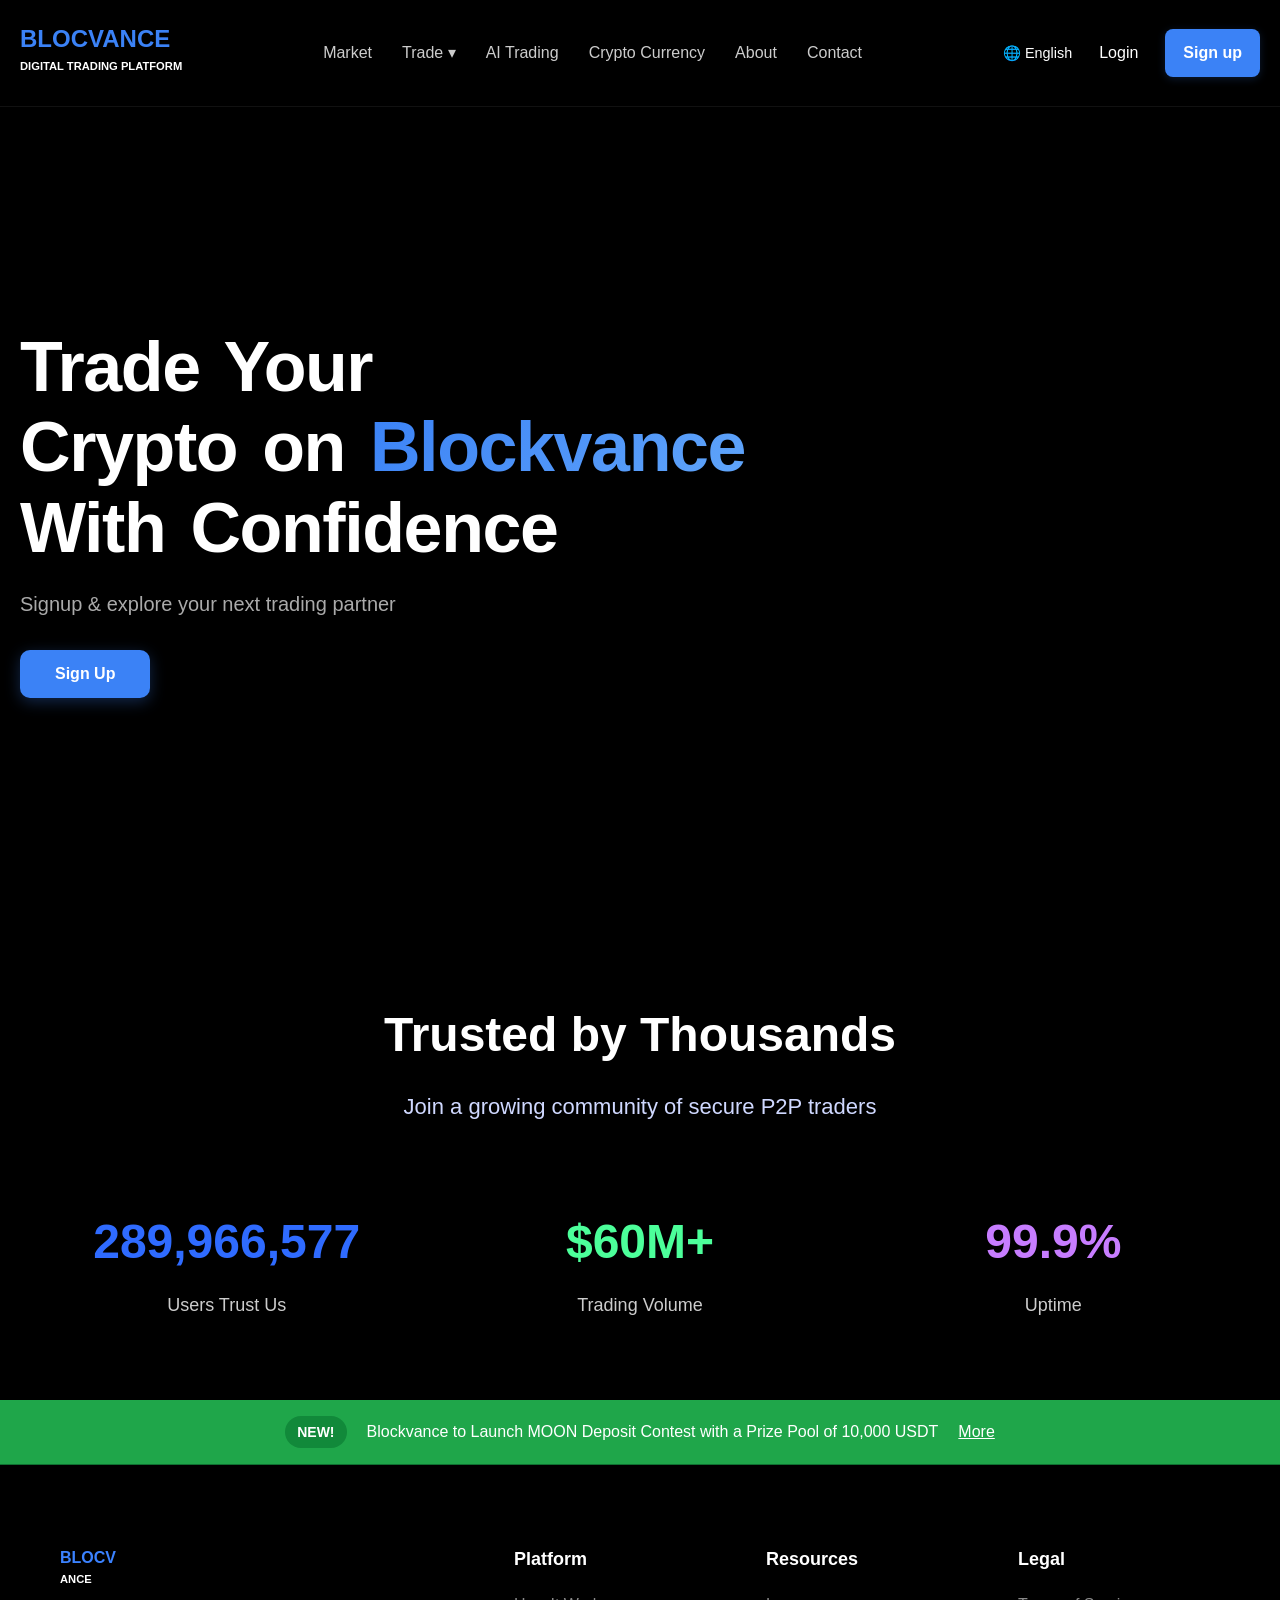
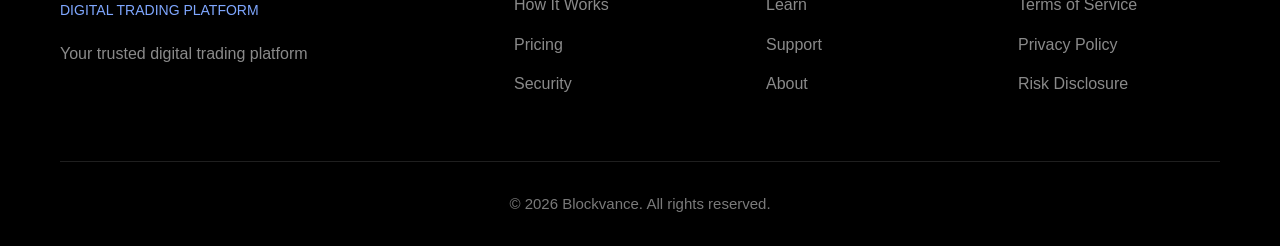
<file: index.html>
<!DOCTYPE html>
<html lang="en">
<head>
    <meta charset="UTF-8">
    <meta name="viewport" content="width=device-width, initial-scale=1.0, maximum-scale=5.0, user-scalable=yes, viewport-fit=cover">
    <meta name="description" content="Blockvance - Digital Crypto Trading Platform">
    <meta name="theme-color" content="#000000">
    <meta name="apple-mobile-web-app-capable" content="yes">
    <meta name="apple-mobile-web-app-status-bar-style" content="black-translucent">
    <title>Blockvance - Digital Trading Platform</title>
    <link rel="stylesheet" href="style.css">
</head>
<body>

<!-- NAVBAR -->
<header>
    <div class="logo">
        <h2>BLOCVANCE</h2>
        <span>DIGITAL TRADING PLATFORM</span>
    </div>

    <button class="menu-toggle" id="menuToggle" aria-label="Toggle menu">
        <span></span>
        <span></span>
        <span></span>
    </button>

    <nav id="mobileNav">
        <ul>
            <li onclick="window.location.href='market.html'">Market</li>
            <li id="tradeBtn" onclick="toggleTradeDropdown(event)">
                Trade ▾
                <div class="trade-dropdown" id="tradeDropdown">
                    <a href="market.html">P2P</a>
                    <a href="spot.html">Spot Trading</a>
                </div>
            </li>
            <li onclick="window.location.href='ai-trading.html'">AI Trading</li>
            <li onclick="window.location.href='cypto.html'">Crypto Currency</li>
            <li onclick="window.location.href='about.html'">About</li>
            <li onclick="window.location.href='contact.html'">Contact</li>
        </ul>
    </nav>

    <div class="nav-buttons">
        <span class="lang">🌐 English</span>
        <button class="login" onclick="window.location.href='login.html'">Login</button>
        <button class="signup" onclick="window.location.href='signup.html'">Sign up</button>
    </div>
</header>


<!-- HERO SECTION -->
<section class="hero">

    <div class="left">

        <h1>
            Trade Your <br>
            Crypto on <span>Blockvance</span> <br>
            With Confidence
        </h1>

        <p>Signup & explore your next trading partner</p>

        <button class="big-signup" onclick="window.location.href='signup.html'">Sign Up</button>
    </div>

</section>

<!-- TRUSTED BY THOUSANDS SECTION -->
<section class="trusted-by-thousands">
    <div class="container">
        <h1>Trusted by Thousands</h1>
        <div class="subtitle">Join a growing community of secure P2P traders</div>

        <div class="stats">
            <div class="stat">
                <div id="userCount" class="stat-number blue">127,966,534</div>
                <div class="stat-label">Users Trust Us</div>
            </div>

            <div class="stat">
                <div class="stat-number green">$60M+</div>
                <div class="stat-label">Trading Volume</div>
            </div>

            <div class="stat">
                <div class="stat-number purple">99.9%</div>
                <div class="stat-label">Uptime</div>
            </div>
        </div>
    </div>
</section>

<style>
    .trusted-by-thousands {
        background: #000;
        color: #fff;
        padding: 80px 20px;
        text-align: center;
    }

    .trusted-by-thousands .container {
        width: 100%;
        max-width: 1200px;
        margin: 0 auto;
    }

    .trusted-by-thousands h1 {
        font-size: 48px;
        margin-bottom: 15px;
    }

    .trusted-by-thousands .subtitle {
        font-size: 22px;
        color: #cfd8ff;
        margin-bottom: 80px;
    }

    .trusted-by-thousands .stats {
        display: flex;
        justify-content: space-between;
        gap: 40px;
        flex-wrap: wrap;
    }

    .trusted-by-thousands .stat {
        flex: 1;
        min-width: 250px;
    }

    .trusted-by-thousands .stat-number {
        font-size: 48px;
        font-weight: bold;
        margin-bottom: 10px;
    }

    .trusted-by-thousands .blue {
        color: #2f6bff;
    }

    .trusted-by-thousands .green {
        color: #4cff9a;
    }

    .trusted-by-thousands .purple {
        color: #c77dff;
    }

    .trusted-by-thousands .stat-label {
        font-size: 18px;
        color: #cccccc;
    }
</style>

<script>
    let users = 289966534;
    const userCountElement = document.getElementById("userCount");

    function formatNumber(num) {
        return num.toLocaleString();
    }

    setInterval(() => {
        const increase = Math.floor(Math.random() * 50) + 1;
        users += increase;
        userCountElement.textContent = formatNumber(users);
    }, 1000);

    // Mobile Menu Toggle
    const menuToggle = document.getElementById('menuToggle');
    const mobileNav = document.getElementById('mobileNav');

    if (menuToggle) {
        menuToggle.addEventListener('click', function() {
            mobileNav.classList.toggle('active');
            menuToggle.classList.toggle('active');
        });
    }

    // Close menu when nav item is clicked
    const navLinks = mobileNav.querySelectorAll('a, li');
    navLinks.forEach(link => {
        link.addEventListener('click', function() {
            if (!link.classList.contains('trade-dropdown')) {
                mobileNav.classList.remove('active');
                if (menuToggle) menuToggle.classList.remove('active');
            }
        });
    });

    function toggleTradeDropdown(event) {
        event.stopPropagation();
        document.getElementById('tradeDropdown').classList.toggle('show');
    }

    window.addEventListener('click', function() {
        document.getElementById('tradeDropdown').classList.remove('show');
    });
</script>

<!-- ANNOUNCEMENT BAR -->
<div class="announcement">
    <span>NEW!</span>
    Blockvance to Launch MOON Deposit Contest with a Prize Pool of 10,000 USDT
    <a href="#">More</a>
</div>

<!-- FOOTER -->
<footer>
    <div class="footer-grid">

        <div>
            <div class="logo">BLOCV<span>ANCE</span></div>
            <div class="tagline">DIGITAL TRADING PLATFORM</div>
            <div class="description">
                Your trusted digital trading platform
            </div>
        </div>

        <div>
            <h3>Platform</h3>
            <ul>
                <li>How It Works</li>
                <li>Pricing</li>
                <li>Security</li>
            </ul>
        </div>

        <div>
            <h3>Resources</h3>
            <ul>
                <li>Learn</li>
                <li>Support</li>
                <li>About</li>
            </ul>
        </div>

        <div>
            <h3>Legal</h3>
            <ul>
                <li>Terms of Service</li>
                <li>Privacy Policy</li>
                <li>Risk Disclosure</li>
            </ul>
        </div>

    </div>

    <hr>

    <div class="copyright">
        © 2026 Blockvance. All rights reserved.
    </div>
</footer>

<style>
    /* TOP ANNOUNCEMENT BAR */
    .announcement {
        background: #1fa64a;
        color: #fff;
        text-align: center;
        padding: 16px 10px;
        font-size: 16px;
    }

    .announcement span {
        background: #11893a;
        padding: 5px 12px;
        border-radius: 20px;
        margin-right: 10px;
        font-weight: bold;
        font-size: 14px;
    }

    .announcement a {
        color: #ffffff;
        text-decoration: underline;
        margin-left: 10px;
        font-weight: 500;
    }

    /* Trade Dropdown */
    .trade-dropdown {
        display: none;
        position: absolute;
        top: 100%;
        left: 0;
        background-color: #111827;
        border-radius: 8px;
        min-width: 150px;
        box-shadow: 0 5px 15px rgba(0,0,0,0.5);
        z-index: 1000;
        margin-top: 10px;
    }

    .trade-dropdown a {
        display: block;
        padding: 12px 20px;
        color: white;
        text-decoration: none;
        transition: background 0.3s;
    }

    .trade-dropdown a:hover {
        background-color: #1f2937;
    }

    #tradeBtn {
        position: relative;
    }

    .trade-dropdown.show {
        display: block;
    }

    /* FOOTER */
    footer {
        padding: 80px 60px 30px;
        max-width: 1400px;
        margin: auto;
    }

    .footer-grid {
        display: grid;
        grid-template-columns: 2fr 1fr 1fr 1fr;
        gap: 50px;
    }

    .logo {
        font-size: 16px;
        font-weight: bold;
        color: #3b82ff;
        margin-bottom: 10px;
    }

    .logo span {
        color: #ffffff;
    }

    .tagline {
        font-size: 14px;
        color: #7fa7ff;
        margin-bottom: 20px;
    }

    .description {
        color: #8a8a8a;
        font-size: 16px;
        max-width: 300px;
    }

    footer h3 {
        font-size: 18px;
        margin-bottom: 18px;
    }

    footer ul {
        list-style: none;
    }

    footer ul li {
        margin-bottom: 14px;
        color: #8a8a8a;
        font-size: 16px;
        cursor: pointer;
    }

    footer ul li:hover {
        color: #ffffff;
    }

    footer hr {
        border: none;
        border-top: 1px solid #1f1f1f;
        margin: 50px 0 30px;
    }

    .copyright {
        text-align: center;
        color: #7a7a7a;
        font-size: 15px;
    }

    /* RESPONSIVE */
    @media (max-width: 900px) {
        .footer-grid {
            grid-template-columns: 1fr 1fr;
        }
    }

    @media (max-width: 600px) {
        .footer-grid {
            grid-template-columns: 1fr;
        }
    }
</style>

</body>
</html>
</file>
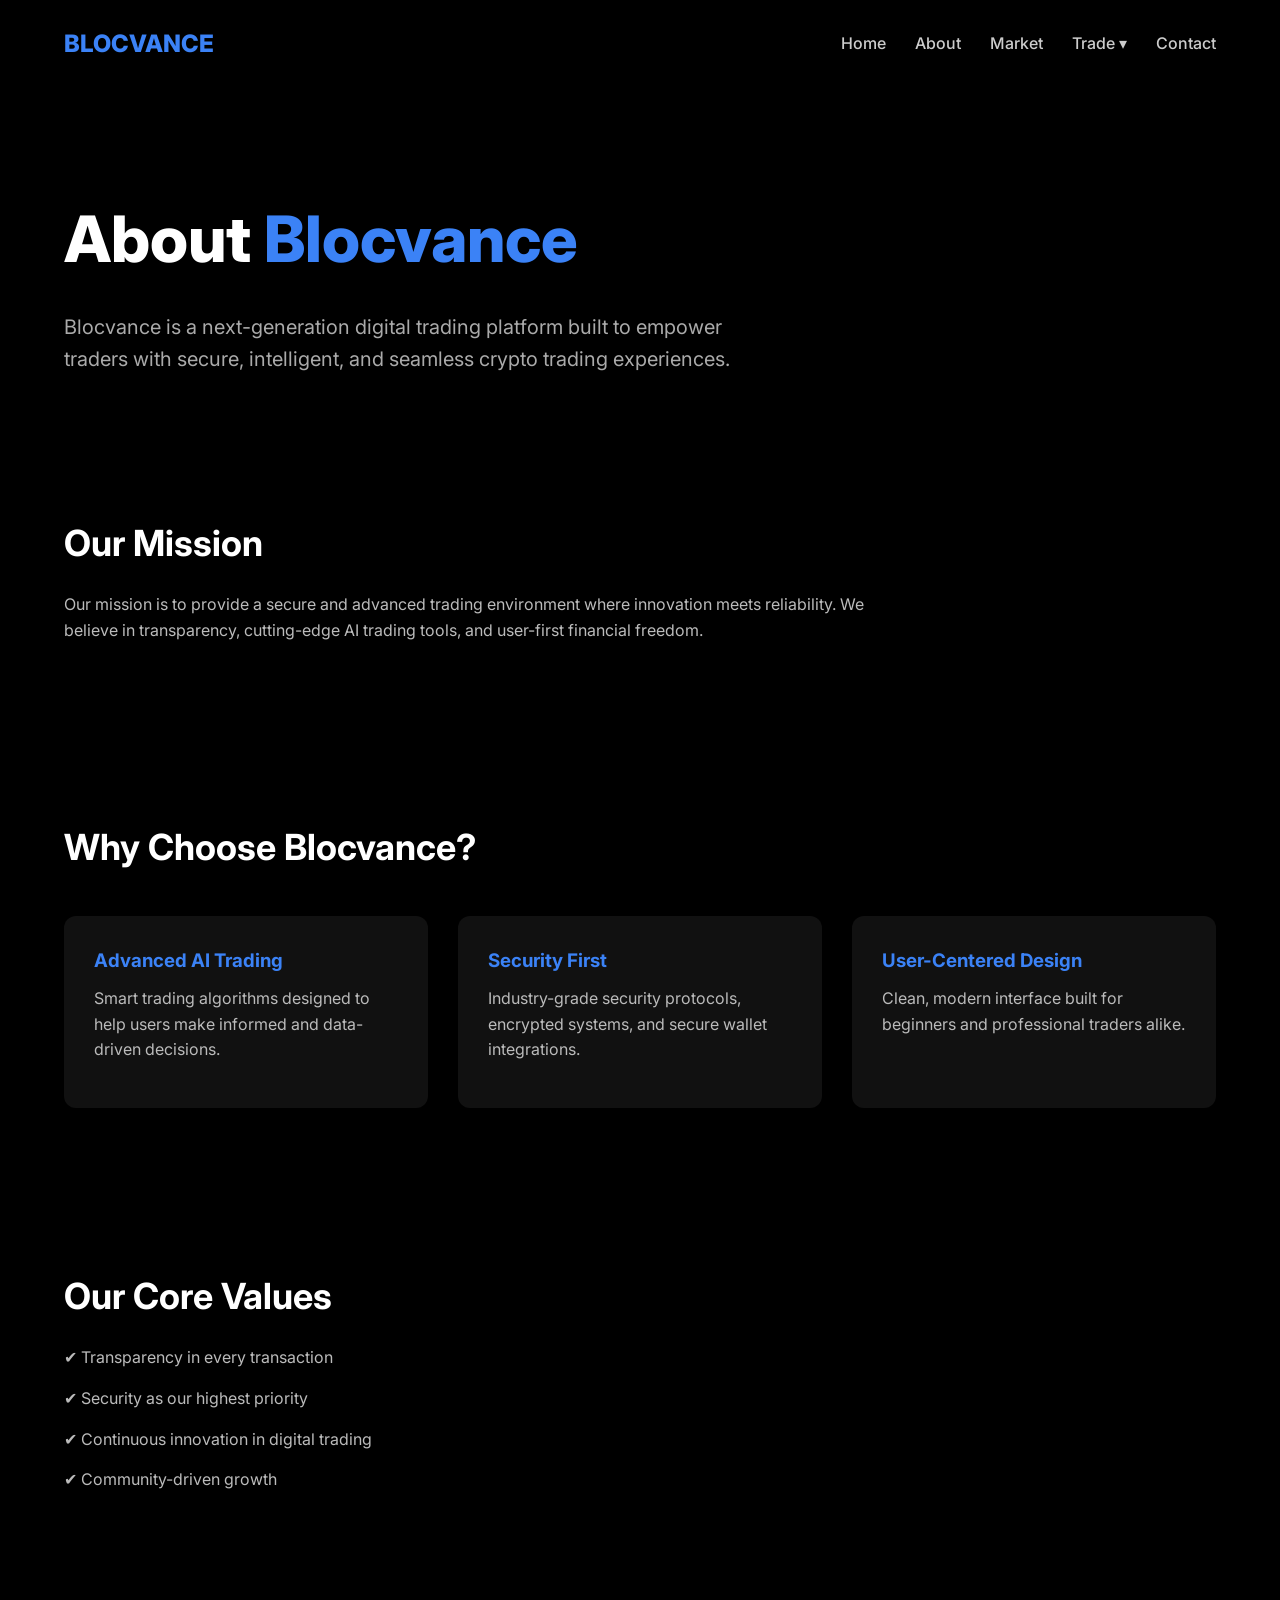
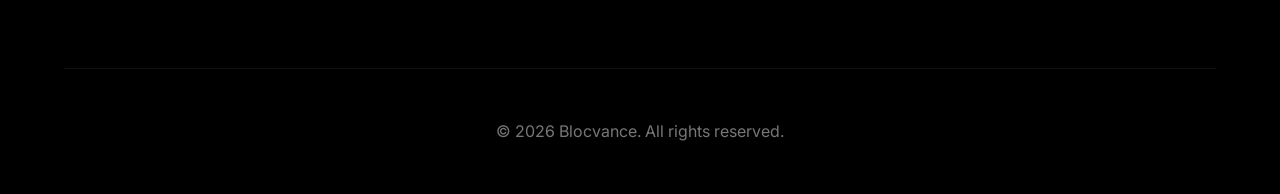
<file: about.html>
<!DOCTYPE html>
<html lang="en">
<head>
<meta charset="UTF-8">
<meta name="viewport" content="width=device-width, initial-scale=1.0">
<title>About - Blocvance</title>

<link href="https://fonts.googleapis.com/css2?family=Inter:wght@400;600;700;800&display=swap" rel="stylesheet">

<style>
* {
    margin: 0;
    padding: 0;
    box-sizing: border-box;
}

body {
    background-color: #000;
    color: #fff;
    font-family: 'Inter', sans-serif;
    line-height: 1.6;
}

.container {
    width: 90%;
    max-width: 1200px;
    margin: auto;
}

.navbar {
    display: flex;
    justify-content: space-between;
    align-items: center;
    padding: 25px 0;
}

.logo {
    font-size: 24px;
    font-weight: 800;
    color: #3B82F6;
}

.nav-links a {
    margin-left: 25px;
    text-decoration: none;
    color: #ccc;
    font-weight: 500;
    transition: 0.3s;
}

.nav-links a:hover {
    color: #3B82F6;
}

.hero {
    padding: 100px 0 60px 0;
}

.hero h1 {
    font-size: 64px;
    font-weight: 800;
    margin-bottom: 20px;
}

.hero span {
    color: #3B82F6;
}

.hero p {
    font-size: 20px;
    color: #aaa;
    max-width: 700px;
}

.section {
    padding: 80px 0;
}

.section h2 {
    font-size: 36px;
    margin-bottom: 20px;
}

.section p {
    max-width: 800px;
    color: #bbb;
    margin-bottom: 15px;
}

.cards {
    display: grid;
    grid-template-columns: repeat(auto-fit, minmax(280px, 1fr));
    gap: 30px;
    margin-top: 40px;
}

.card {
    background: #111;
    padding: 30px;
    border-radius: 12px;
    transition: 0.3s;
}

.card:hover {
    background: #161616;
    transform: translateY(-5px);
}

.card h3 {
    margin-bottom: 10px;
    color: #3B82F6;
}

.footer {
    padding: 50px 0;
    text-align: center;
    color: #777;
    border-top: 1px solid #111;
    margin-top: 80px;
}
</style>
</head>

<body>

<div class="container">

    <!-- NAVIGATION -->
    <div class="navbar">
        <div class="logo">BLOCVANCE</div>
        <div class="nav-links">
            <a href="index.html">Home</a>
            <a href="about.html">About</a>
            <a href="market.html">Market</a>
            <div style="display:inline-block; position:relative;">
                <a href="#" id="tradeLink">Trade ▾</a>
                <div class="trade-dropdown" id="tradeDropdown" style="display:none; position:absolute; background:#111827; border-radius:8px; min-width:150px; box-shadow:0 5px 15px rgba(0,0,0,0.5); z-index:1000; margin-top:10px;">
                    <a href="market.html" style="display:block; padding:12px 20px; color:white; text-decoration:none;">P2P</a>
                    <a href="spot.html" style="display:block; padding:12px 20px; color:white; text-decoration:none;">Spot Trading</a>
                </div>
            </div>
            <a href="contact.html">Contact</a>
        </div>
    </div>

    <!-- HERO -->
    <section class="hero">
        <h1>About <span>Blocvance</span></h1>
        <p>
            Blocvance is a next-generation digital trading platform built to empower
            traders with secure, intelligent, and seamless crypto trading experiences.
        </p>
    </section>

    <!-- OUR MISSION -->
    <section class="section">
        <h2>Our Mission</h2>
        <p>
            Our mission is to provide a secure and advanced trading environment
            where innovation meets reliability. We believe in transparency,
            cutting-edge AI trading tools, and user-first financial freedom.
        </p>
    </section>

    <!-- WHY CHOOSE US -->
    <section class="section">
        <h2>Why Choose Blocvance?</h2>

        <div class="cards">

            <div class="card">
                <h3>Advanced AI Trading</h3>
                <p>
                    Smart trading algorithms designed to help users make
                    informed and data-driven decisions.
                </p>
            </div>

            <div class="card">
                <h3>Security First</h3>
                <p>
                    Industry-grade security protocols, encrypted systems,
                    and secure wallet integrations.
                </p>
            </div>

            <div class="card">
                <h3>User-Centered Design</h3>
                <p>
                    Clean, modern interface built for beginners and
                    professional traders alike.
                </p>
            </div>

        </div>
    </section>

    <!-- COMPANY VALUES -->
    <section class="section">
        <h2>Our Core Values</h2>
        <p>✔ Transparency in every transaction</p>
        <p>✔ Security as our highest priority</p>
        <p>✔ Continuous innovation in digital trading</p>
        <p>✔ Community-driven growth</p>
    </section>

    <!-- FOOTER -->
    <div class="footer">
        © 2026 Blocvance. All rights reserved.
    </div>

</div>

<script>
document.getElementById('tradeLink').addEventListener('click', function(e) {
    e.preventDefault();
    var dropdown = document.getElementById('tradeDropdown');
    dropdown.style.display = dropdown.style.display === 'none' ? 'block' : 'none';
});

// Close dropdown when clicking outside
document.addEventListener('click', function(e) {
    var dropdown = document.getElementById('tradeDropdown');
    var tradeLink = document.getElementById('tradeLink');
    if (!tradeLink.contains(e.target) && !dropdown.contains(e.target)) {
        dropdown.style.display = 'none';
    }
});
</script>

</body>
</html>
</file>
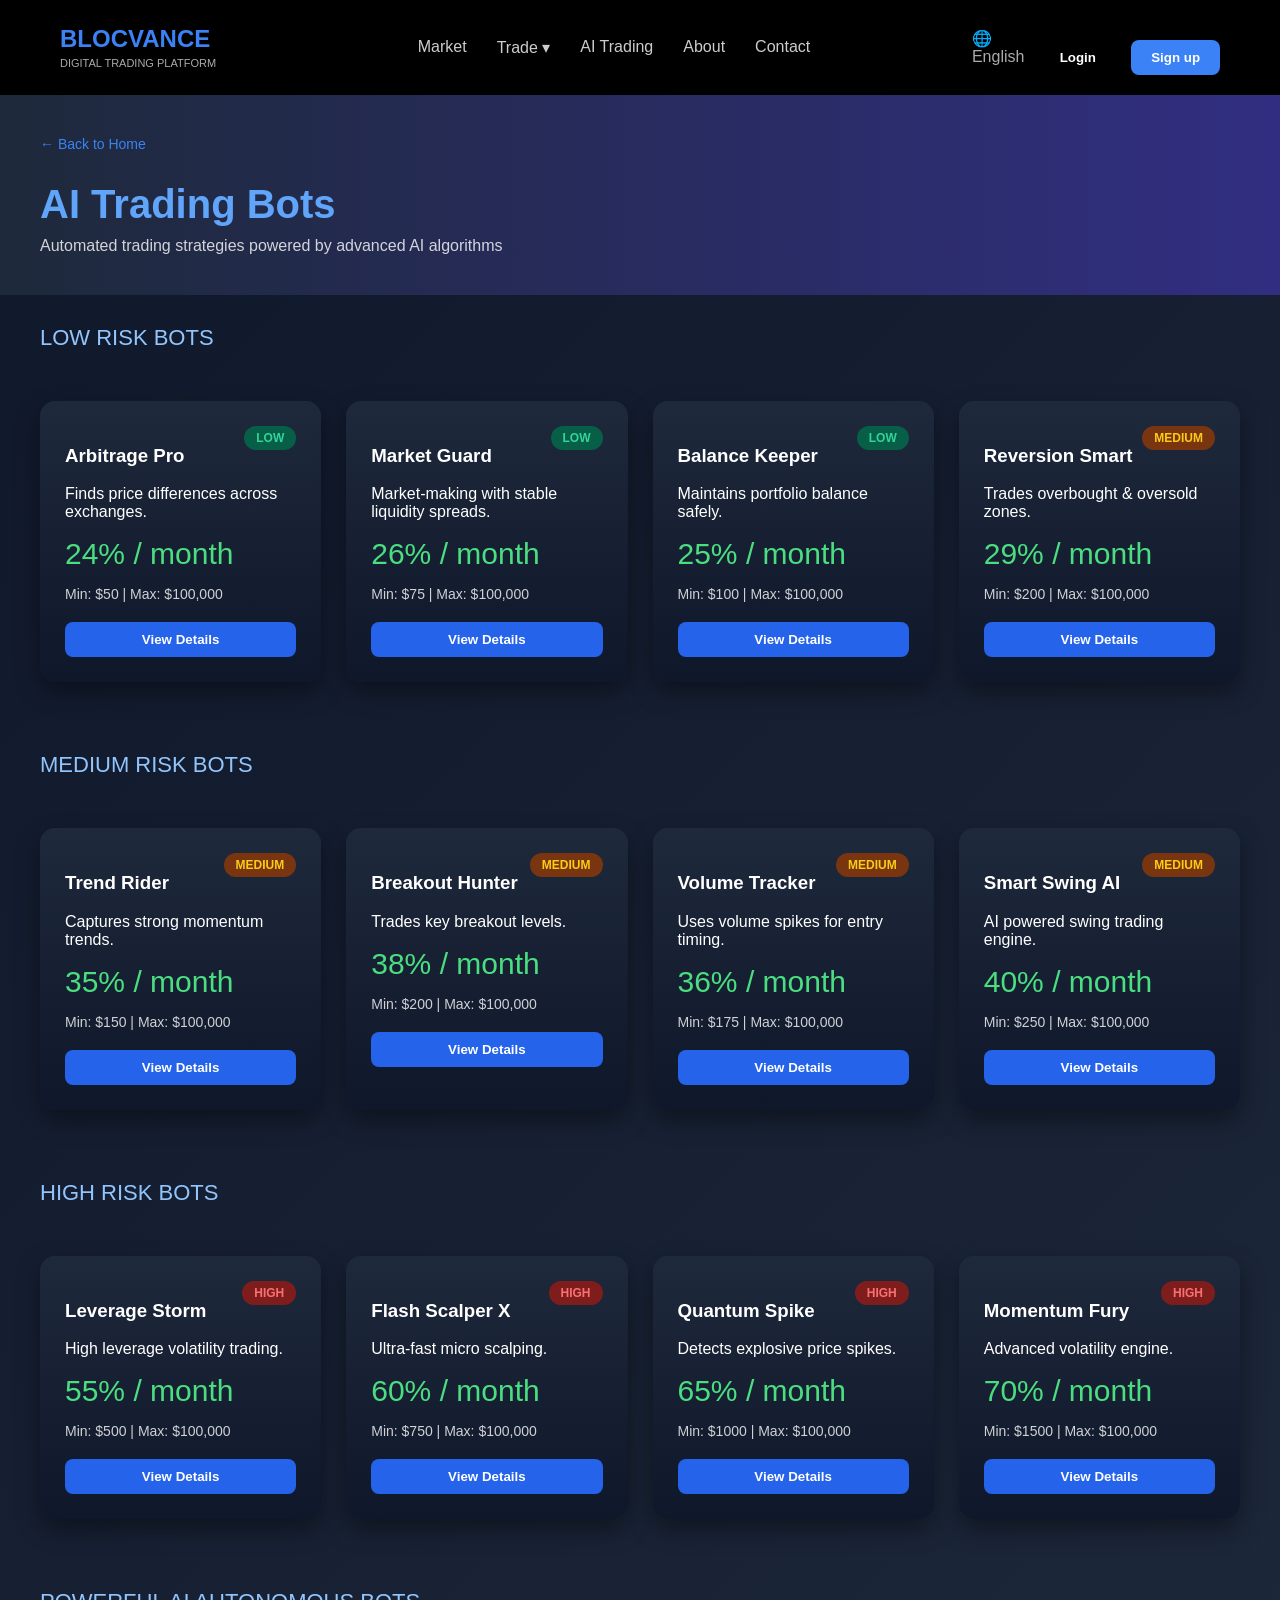
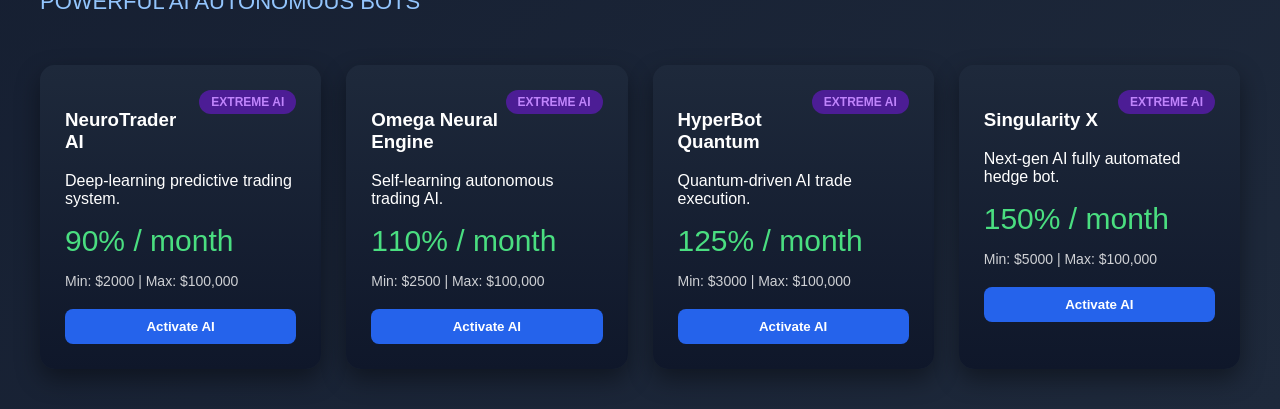
<file: ai-trading.html>
<!DOCTYPE html>
<html lang="en">
<head>
<meta charset="UTF-8">
<meta name="viewport" content="width=device-width, initial-scale=1.0">
<title>AI Trading Bots - Blockvance</title>

<style>
body{
    margin:0;
    font-family:Arial, Helvetica, sans-serif;
    background:linear-gradient(135deg,#0f172a,#1e293b);
    color:white;
}

/* NAVBAR */
header {
    display: flex;
    justify-content: space-between;
    align-items: center;
    padding: 20px 60px;
    background: #000;
}

.logo h2 {
    color: #3b82f6;
    margin: 0;
}

.logo span {
    font-size: 11px;
    color: #aaa;
}

nav ul {
    display: flex;
    gap: 30px;
    list-style: none;
    color: #ccc;
}

nav ul li {
    cursor: pointer;
}

nav ul li:hover {
    color: #3b82f6;
}

.nav-buttons {
    display: flex;
    align-items: center;
    gap: 15px;
}

.login {
    background: none;
    border: none;
    color: white;
    cursor: pointer;
}

.signup {
    background: #3b82f6;
    border: none;
    padding: 10px 18px;
    border-radius: 8px;
    color: white;
    cursor: pointer;
}

.lang {
    color: #aaa;
}

/* HEADER */
.header{
    padding:40px;
    background:linear-gradient(90deg,#1e293b,#312e81);
}

.back-link {
    display: inline-block;
    margin-bottom: 20px;
    color: #3b82f6;
    text-decoration: none;
    font-size: 14px;
    cursor: pointer;
}

.back-link:hover {
    text-decoration: underline;
}

.header h1{
    font-size:40px;
    margin:10px 0 0 0;
    color:#60a5fa;
}
.header p{
    opacity:0.8;
    margin: 10px 0 0 0;
}
.container{
    padding:40px;
    display:grid;
    grid-template-columns:repeat(auto-fit,minmax(280px,1fr));
    gap:25px;
}
.card{
    background:linear-gradient(180deg,#1e293b,#0f172a);
    border-radius:15px;
    padding:25px;
    box-shadow:0 10px 25px rgba(0,0,0,0.4);
    transition:0.3s;
}
.card:hover{
    transform:translateY(-5px);
}
.tag{
    float:right;
    padding:5px 12px;
    border-radius:20px;
    font-size:12px;
    font-weight:bold;
}
.low{background:#065f46;color:#34d399;}
.medium{background:#78350f;color:#facc15;}
.high{background:#7f1d1d;color:#f87171;}
.extreme{background:#4c1d95;color:#c084fc;}
.roi{
    font-size:30px;
    color:#4ade80;
    margin:15px 0;
}
.details{
    opacity:0.8;
    font-size:14px;
}
button{
    margin-top:20px;
    width:100%;
    padding:10px;
    border:none;
    border-radius:8px;
    background:#2563eb;
    color:white;
    cursor:pointer;
    font-weight: 600;
}
button:hover{
    background:#1d4ed8;
}
.section-title{
    padding:30px 40px 10px;
    font-size:22px;
    color:#93c5fd;
}

/* Trade Dropdown */
.trade-dropdown {
    display: none;
    position: absolute;
    top: 100%;
    left: 0;
    background-color: #111827;
    border-radius: 8px;
    min-width: 150px;
    box-shadow: 0 5px 15px rgba(0,0,0,0.5);
    z-index: 1000;
    margin-top: 10px;
}

.trade-dropdown a {
    display: block;
    padding: 12px 20px;
    color: white;
    text-decoration: none;
    transition: background 0.3s;
}

.trade-dropdown a:hover {
    background-color: #1f2937;
}

#tradeBtn {
    position: relative;
}

.trade-dropdown.show {
    display: block;
}
</style>
</head>
<body>

<!-- NAVBAR -->
<header>
    <div class="logo">
        <h2>BLOCVANCE</h2>
        <span>DIGITAL TRADING PLATFORM</span>
    </div>

    <nav>
        <ul>
            <li onclick="window.location.href='market.html'">Market</li>
            <li id="tradeBtn" onclick="toggleTradeDropdown(event)">
                Trade ▾
                <div class="trade-dropdown" id="tradeDropdown">
                    <a href="market.html">P2P</a>
                    <a href="spot.html">Spot Trading</a>
                </div>
            </li>
            <li onclick="window.location.href='ai-trading.html'">AI Trading</li>
            <li onclick="window.location.href='about.html'">About</li>
            <li onclick="window.location.href='contact.html'">Contact</li>
        </ul>
    </nav>

    <div class="nav-buttons">
        <span class="lang">🌐 English</span>
        <button class="login" onclick="window.location.href='login.html'">Login</button>
        <button class="signup" onclick="window.location.href='signup.html'">Sign up</button>
    </div>
</header>

<div class="header">
    <div class="back-link" onclick="window.location.href='index.html'">← Back to Home</div>
    <h1>AI Trading Bots</h1>
    <p>Automated trading strategies powered by advanced AI algorithms</p>
</div>

<!-- LOW SECTION -->
<div class="section-title">LOW RISK BOTS</div>
<div class="container">

<div class="card"><span class="tag low">LOW</span>
<h3>Arbitrage Pro</h3>
<p>Finds price differences across exchanges.</p>
<div class="roi">24% / month</div>
<div class="details">Min: $50 | Max: $100,000</div>
<button>View Details</button></div>

<div class="card"><span class="tag low">LOW</span>
<h3>Market Guard</h3>
<p>Market-making with stable liquidity spreads.</p>
<div class="roi">26% / month</div>
<div class="details">Min: $75 | Max: $100,000</div>
<button>View Details</button></div>

<div class="card"><span class="tag low">LOW</span>
<h3>Balance Keeper</h3>
<p>Maintains portfolio balance safely.</p>
<div class="roi">25% / month</div>
<div class="details">Min: $100 | Max: $100,000</div>
<button>View Details</button></div>

<div class="card"><span class="tag medium">MEDIUM</span>
<h3>Reversion Smart</h3>
<p>Trades overbought & oversold zones.</p>
<div class="roi">29% / month</div>
<div class="details">Min: $200 | Max: $100,000</div>
<button>View Details</button></div>

</div>

<!-- MEDIUM SECTION -->
<div class="section-title">MEDIUM RISK BOTS</div>
<div class="container">

<div class="card"><span class="tag medium">MEDIUM</span>
<h3>Trend Rider</h3>
<p>Captures strong momentum trends.</p>
<div class="roi">35% / month</div>
<div class="details">Min: $150 | Max: $100,000</div>
<button>View Details</button></div>

<div class="card"><span class="tag medium">MEDIUM</span>
<h3>Breakout Hunter</h3>
<p>Trades key breakout levels.</p>
<div class="roi">38% / month</div>
<div class="details">Min: $200 | Max: $100,000</div>
<button>View Details</button></div>

<div class="card"><span class="tag medium">MEDIUM</span>
<h3>Volume Tracker</h3>
<p>Uses volume spikes for entry timing.</p>
<div class="roi">36% / month</div>
<div class="details">Min: $175 | Max: $100,000</div>
<button>View Details</button></div>

<div class="card"><span class="tag medium">MEDIUM</span>
<h3>Smart Swing AI</h3>
<p>AI powered swing trading engine.</p>
<div class="roi">40% / month</div>
<div class="details">Min: $250 | Max: $100,000</div>
<button>View Details</button></div>

</div>

<!-- HIGH SECTION -->
<div class="section-title">HIGH RISK BOTS</div>
<div class="container">

<div class="card"><span class="tag high">HIGH</span>
<h3>Leverage Storm</h3>
<p>High leverage volatility trading.</p>
<div class="roi">55% / month</div>
<div class="details">Min: $500 | Max: $100,000</div>
<button>View Details</button></div>

<div class="card"><span class="tag high">HIGH</span>
<h3>Flash Scalper X</h3>
<p>Ultra-fast micro scalping.</p>
<div class="roi">60% / month</div>
<div class="details">Min: $750 | Max: $100,000</div>
<button>View Details</button></div>

<div class="card"><span class="tag high">HIGH</span>
<h3>Quantum Spike</h3>
<p>Detects explosive price spikes.</p>
<div class="roi">65% / month</div>
<div class="details">Min: $1000 | Max: $100,000</div>
<button>View Details</button></div>

<div class="card"><span class="tag high">HIGH</span>
<h3>Momentum Fury</h3>
<p>Advanced volatility engine.</p>
<div class="roi">70% / month</div>
<div class="details">Min: $1500 | Max: $100,000</div>
<button>View Details</button></div>

</div>

<!-- POWERFUL AI SECTION -->
<div class="section-title">POWERFUL AI AUTONOMOUS BOTS</div>
<div class="container">

<div class="card"><span class="tag extreme">EXTREME AI</span>
<h3>NeuroTrader AI</h3>
<p>Deep-learning predictive trading system.</p>
<div class="roi">90% / month</div>
<div class="details">Min: $2000 | Max: $100,000</div>
<button>Activate AI</button></div>

<div class="card"><span class="tag extreme">EXTREME AI</span>
<h3>Omega Neural Engine</h3>
<p>Self-learning autonomous trading AI.</p>
<div class="roi">110% / month</div>
<div class="details">Min: $2500 | Max: $100,000</div>
<button>Activate AI</button></div>

<div class="card"><span class="tag extreme">EXTREME AI</span>
<h3>HyperBot Quantum</h3>
<p>Quantum-driven AI trade execution.</p>
<div class="roi">125% / month</div>
<div class="details">Min: $3000 | Max: $100,000</div>
<button>Activate AI</button></div>

<div class="card"><span class="tag extreme">EXTREME AI</span>
<h3>Singularity X</h3>
<p>Next-gen AI fully automated hedge bot.</p>
<div class="roi">150% / month</div>
<div class="details">Min: $5000 | Max: $100,000</div>
<button>Activate AI</button></div>

</div>

<script>
    function toggleTradeDropdown(event) {
        event.stopPropagation();
        document.getElementById('tradeDropdown').classList.toggle('show');
    }

    window.addEventListener('click', function() {
        document.getElementById('tradeDropdown').classList.remove('show');
    });

    // Button click handlers
    document.querySelectorAll('button:not(.login):not(.signup)').forEach(button => {
        button.addEventListener('click', function(e) {
            if (e.target.textContent.includes('View Details')) {
                alert('Opening AI Bot details...');
            } else if (e.target.textContent.includes('Activate AI')) {
                alert('Activating AI Trading Bot...\nPlease log in to proceed.');
                window.location.href = 'login.html';
            }
        });
    });
</script>

</body>
</html>
</file>
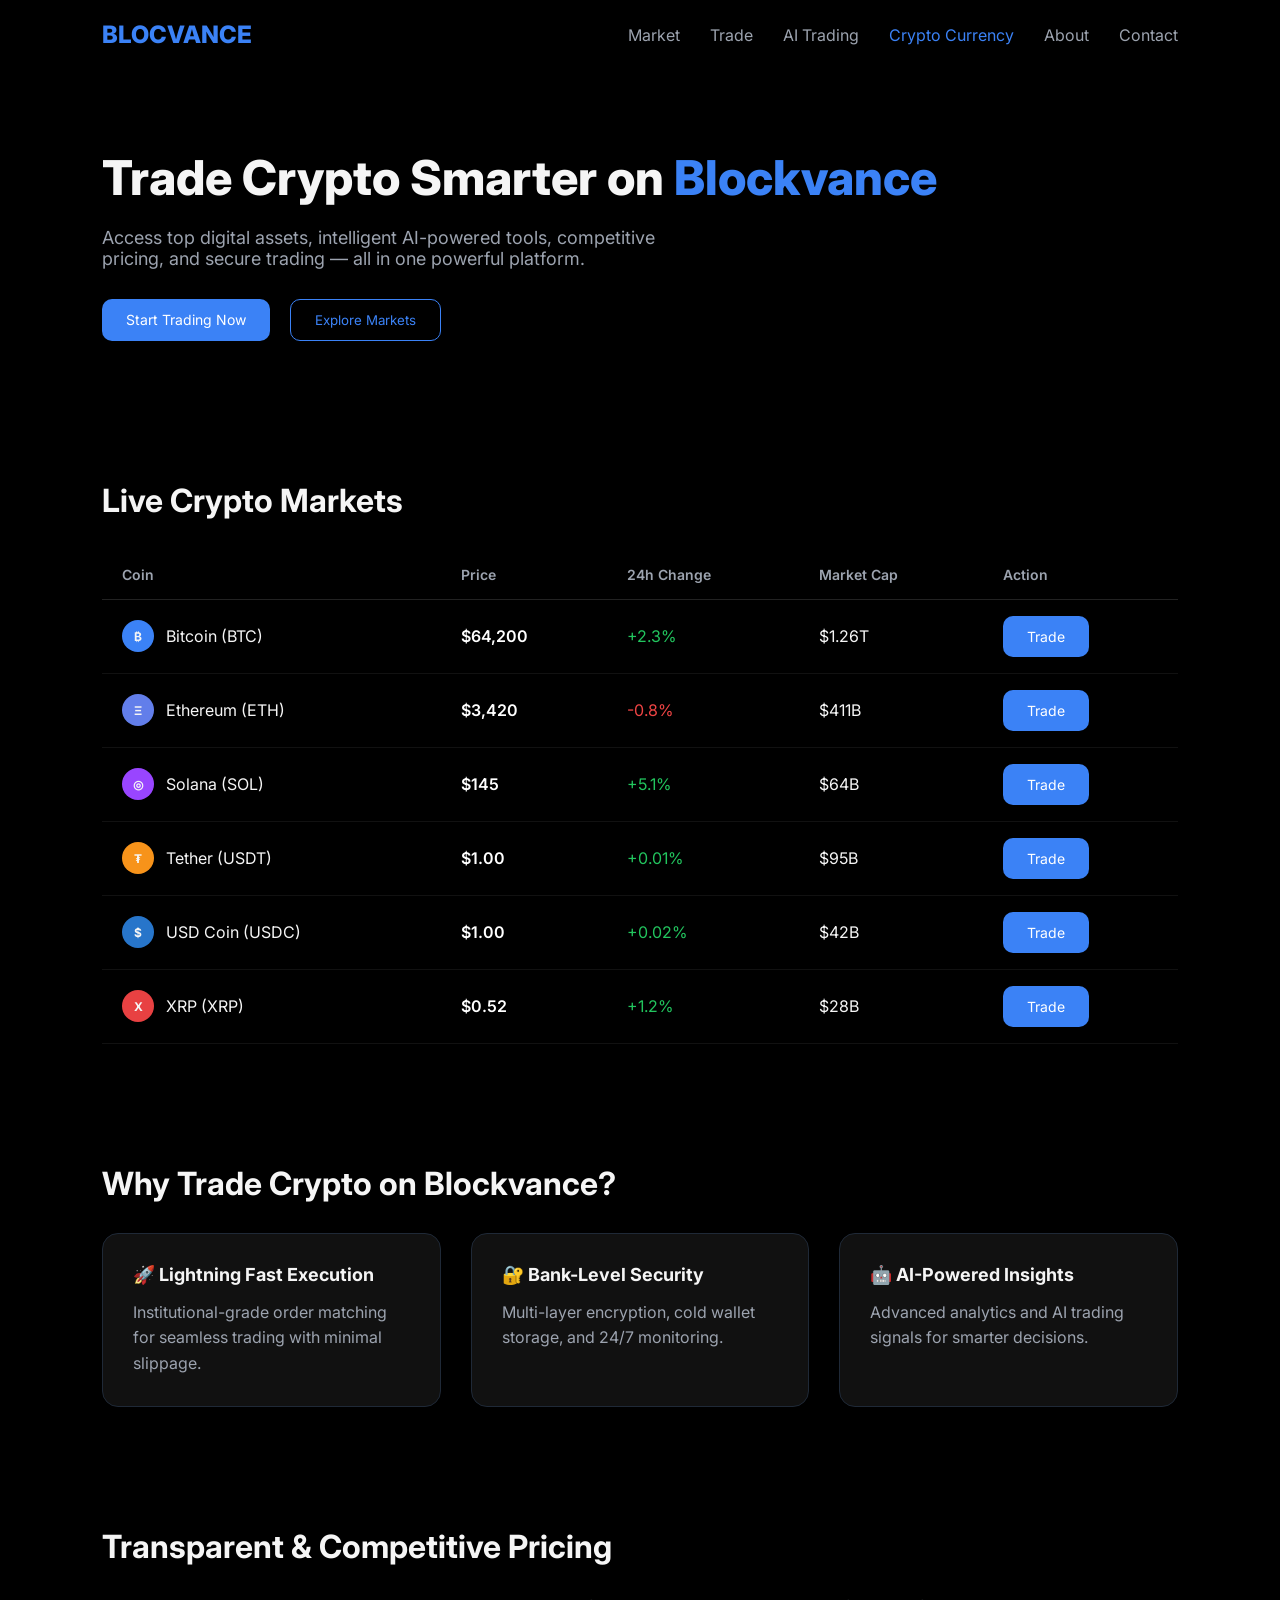
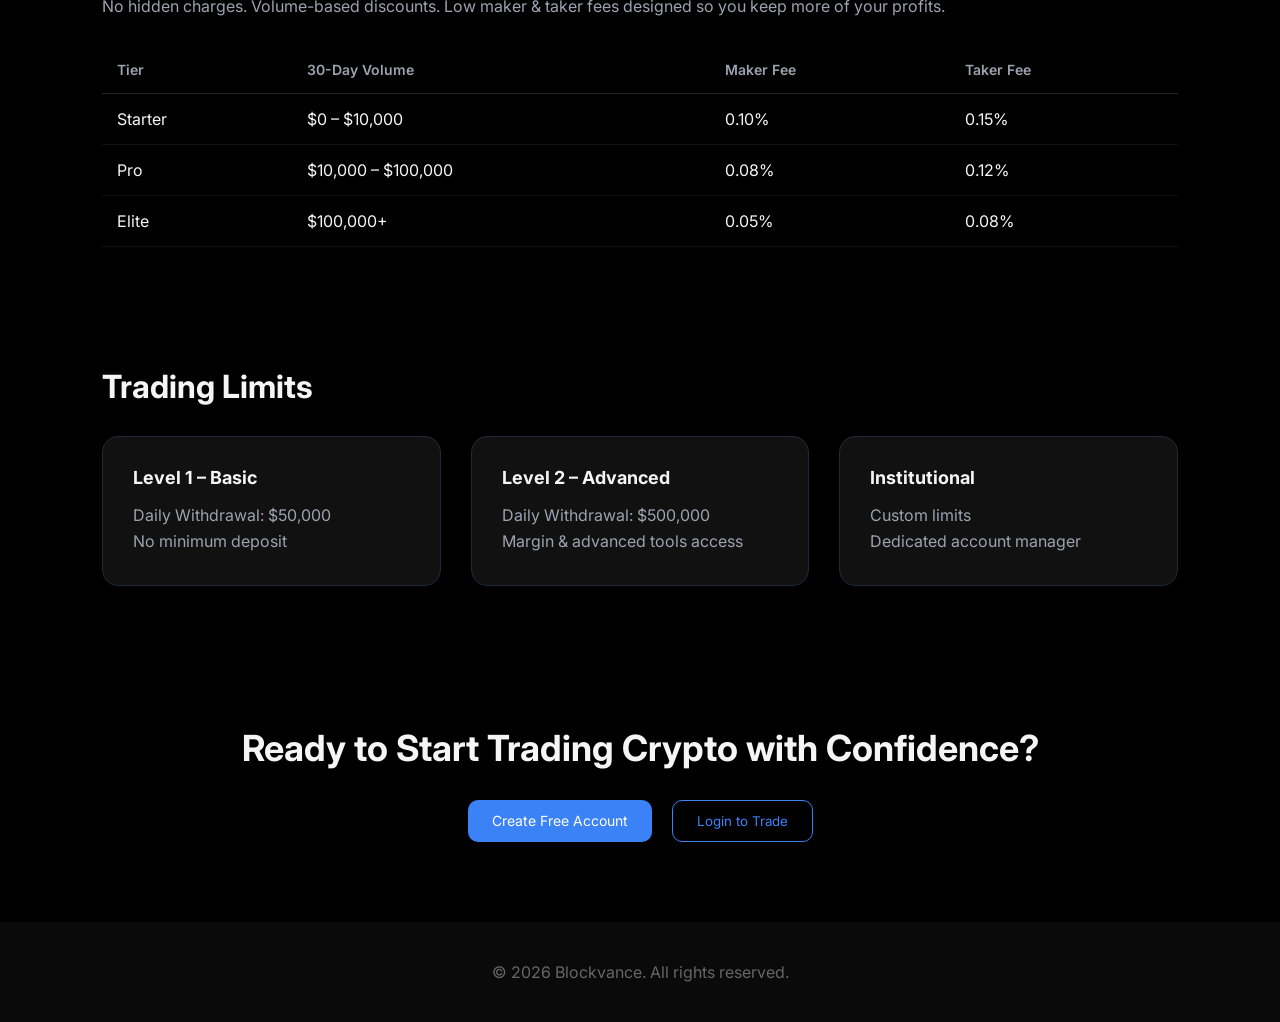
<file: cypto.html>
<!DOCTYPE html>
<html lang="en">
<head>
<meta charset="UTF-8">
<meta name="viewport" content="width=device-width, initial-scale=1.0">
<title>Blockvance | Crypto Currency</title>
<link href="https://fonts.googleapis.com/css2?family=Inter:wght@300;400;600;700;800&display=swap" rel="stylesheet">
<style>

* {
    margin: 0;
    padding: 0;
    box-sizing: border-box;
    font-family: 'Inter', sans-serif;
}

body {
    background-color: #000;
    color: #F5F5F5;
}

/* Navigation */
nav {
    display: flex;
    justify-content: space-between;
    align-items: center;
    padding: 20px 8%;
    background: #000;
}

.logo {
    font-size: 24px;
    font-weight: 800;
    color: #3B82F6;
    cursor: pointer;
}

nav ul {
    display: flex;
    list-style: none;
    gap: 30px;
}

nav ul li {
    cursor: pointer;
    color: #9CA3AF;
    transition: 0.3s;
}

nav ul li:hover {
    color: #fff;
}

/* Buttons */
.btn-primary {
    background: #3B82F6;
    padding: 12px 24px;
    border-radius: 10px;
    border: none;
    color: white;
    cursor: pointer;
    transition: 0.3s;
    font-size: 14px;
}

.btn-primary:hover {
    background: #2563EB;
    transform: translateY(-2px);
}

.btn-outline {
    border: 1px solid #3B82F6;
    padding: 12px 24px;
    border-radius: 10px;
    background: transparent;
    color: #3B82F6;
    cursor: pointer;
    transition: 0.3s;
}

.btn-outline:hover {
    background: #3B82F6;
    color: white;
}

/* Hero */
.hero {
    padding: 80px 8%;
    text-align: left;
}

.hero h1 {
    font-size: 48px;
    font-weight: 800;
    line-height: 1.2;
}

.hero span {
    color: #3B82F6;
}

.hero p {
    margin-top: 20px;
    color: #9CA3AF;
    font-size: 18px;
    max-width: 600px;
}

.hero-buttons {
    margin-top: 30px;
    display: flex;
    gap: 20px;
}

/* Section */
.section {
    padding: 60px 8%;
}

.section h2 {
    font-size: 32px;
    margin-bottom: 30px;
}

/* Market Table */
table {
    width: 100%;
    border-collapse: collapse;
}

th, td {
    padding: 16px 20px;
    text-align: left;
}

th {
    color: #9CA3AF;
    border-bottom: 1px solid #222;
    font-weight: 600;
    font-size: 14px;
}

tr {
    border-bottom: 1px solid #111;
    transition: 0.3s;
}

tr:hover {
    background: #111;
}

.coin-name {
    display: flex;
    align-items: center;
    gap: 12px;
}

.coin-icon {
    width: 32px;
    height: 32px;
    border-radius: 50%;
    background: #3B82F6;
    display: flex;
    align-items: center;
    justify-content: center;
    font-weight: bold;
    font-size: 12px;
}

.price {
    font-weight: 600;
    color: #fff;
}

.positive {
    color: #22c55e;
}

.negative {
    color: #ef4444;
}

/* Cards */
.card-container {
    display: flex;
    gap: 30px;
    flex-wrap: wrap;
}

.card {
    background: #111;
    padding: 30px;
    border-radius: 16px;
    flex: 1;
    min-width: 280px;
    transition: 0.3s;
    border: 1px solid #1f2937;
}

.card:hover {
    transform: translateY(-5px);
    box-shadow: 0 0 25px rgba(59,130,246,0.2);
    border-color: #3B82F6;
}

.card h3 {
    margin-bottom: 15px;
    font-size: 18px;
}

.card p {
    color: #9CA3AF;
    line-height: 1.6;
}

/* Pricing Table */
.pricing-table {
    width: 100%;
    margin-top: 30px;
}

.pricing-table th, .pricing-table td {
    padding: 15px;
}

/* CTA */
.cta {
    text-align: center;
    padding: 80px 8%;
}

.cta h2 {
    font-size: 36px;
    margin-bottom: 30px;
}

.cta-buttons {
    display: flex;
    justify-content: center;
    gap: 20px;
    flex-wrap: wrap;
}

footer {
    text-align: center;
    padding: 40px;
    background: #0a0a0a;
    color: #666;
}

/* Responsive */
@media (max-width: 768px) {
    nav {
        flex-direction: column;
        gap: 20px;
        padding: 20px;
    }
    
    nav ul {
        flex-wrap: wrap;
        justify-content: center;
        gap: 15px;
    }
    
    .hero h1 {
        font-size: 32px;
    }
    
    .hero-buttons {
        flex-direction: column;
    }
    
    .section h2 {
        font-size: 24px;
    }
    
    .card-container {
        flex-direction: column;
    }
}
</style>
</head>
<body>

<nav>
    <div class="logo" onclick="window.location.href='blockwave.html'">BLOCVANCE</div>
    <ul>
        <li onclick="window.location.href='market.html'">Market</li>
        <li onclick="window.location.href='trade.html'">Trade</li>
        <li onclick="window.location.href='ai-trading.html'">AI Trading</li>
        <li style="color:#3B82F6;" onclick="window.location.href='cypto.html'">Crypto Currency</li>
        <li onclick="window.location.href='about.html'">About</li>
        <li onclick="window.location.href='contact.html'">Contact</li>
    </ul>
</nav>

<section class="hero">
    <h1>Trade Crypto Smarter on <span>Blockvance</span></h1>
    <p>Access top digital assets, intelligent AI-powered tools, competitive pricing, and secure trading — all in one powerful platform.</p>
    <div class="hero-buttons">
        <button class="btn-primary" onclick="window.location.href='signup.html'">Start Trading Now</button>
        <button class="btn-outline" onclick="window.location.href='market.html'">Explore Markets</button>
    </div>
</section>

<section class="section">
    <h2>Live Crypto Markets</h2>
    <table>
        <tr>
            <th>Coin</th>
            <th>Price</th>
            <th>24h Change</th>
            <th>Market Cap</th>
            <th>Action</th>
        </tr>
        <tr>
            <td>
                <div class="coin-name">
                    <div class="coin-icon">₿</div>
                    <span>Bitcoin (BTC)</span>
                </div>
            </td>
            <td class="price">$64,200</td>
            <td class="positive">+2.3%</td>
            <td>$1.26T</td>
            <td><button class="btn-primary" onclick="window.location.href='trade.html'">Trade</button></td>
        </tr>
        <tr>
            <td>
                <div class="coin-name">
                    <div class="coin-icon" style="background:#627EEA;">Ξ</div>
                    <span>Ethereum (ETH)</span>
                </div>
            </td>
            <td class="price">$3,420</td>
            <td class="negative">-0.8%</td>
            <td>$411B</td>
            <td><button class="btn-primary" onclick="window.location.href='trade.html'">Trade</button></td>
        </tr>
        <tr>
            <td>
                <div class="coin-name">
                    <div class="coin-icon" style="background:#9945FF;">◎</div>
                    <span>Solana (SOL)</span>
                </div>
            </td>
            <td class="price">$145</td>
            <td class="positive">+5.1%</td>
            <td>$64B</td>
            <td><button class="btn-primary" onclick="window.location.href='trade.html'">Trade</button></td>
        </tr>
        <tr>
            <td>
                <div class="coin-name">
                    <div class="coin-icon" style="background:#F7931A;">₮</div>
                    <span>Tether (USDT)</span>
                </div>
            </td>
            <td class="price">$1.00</td>
            <td class="positive">+0.01%</td>
            <td>$95B</td>
            <td><button class="btn-primary" onclick="window.location.href='trade.html'">Trade</button></td>
        </tr>
        <tr>
            <td>
                <div class="coin-name">
                    <div class="coin-icon" style="background:#2775CA;">$</div>
                    <span>USD Coin (USDC)</span>
                </div>
            </td>
            <td class="price">$1.00</td>
            <td class="positive">+0.02%</td>
            <td>$42B</td>
            <td><button class="btn-primary" onclick="window.location.href='trade.html'">Trade</button></td>
        </tr>
        <tr>
            <td>
                <div class="coin-name">
                    <div class="coin-icon" style="background:#E84142;">X</div>
                    <span>XRP (XRP)</span>
                </div>
            </td>
            <td class="price">$0.52</td>
            <td class="positive">+1.2%</td>
            <td>$28B</td>
            <td><button class="btn-primary" onclick="window.location.href='trade.html'">Trade</button></td>
        </tr>
    </table>
</section>

<section class="section">
    <h2>Why Trade Crypto on Blockvance?</h2>
    <div class="card-container">
        <div class="card">
            <h3>🚀 Lightning Fast Execution</h3>
            <p>Institutional-grade order matching for seamless trading with minimal slippage.</p>
        </div>
        <div class="card">
            <h3>🔐 Bank-Level Security</h3>
            <p>Multi-layer encryption, cold wallet storage, and 24/7 monitoring.</p>
        </div>
        <div class="card">
            <h3>🤖 AI-Powered Insights</h3>
            <p>Advanced analytics and AI trading signals for smarter decisions.</p>
        </div>
    </div>
</section>

<section class="section">
    <h2>Transparent & Competitive Pricing</h2>
    <p style="color: #9CA3AF; margin-bottom: 20px;">No hidden charges. Volume-based discounts. Low maker & taker fees designed so you keep more of your profits.</p>

    <table class="pricing-table">
        <tr>
            <th>Tier</th>
            <th>30-Day Volume</th>
            <th>Maker Fee</th>
            <th>Taker Fee</th>
        </tr>
        <tr>
            <td>Starter</td>
            <td>$0 – $10,000</td>
            <td>0.10%</td>
            <td>0.15%</td>
        </tr>
        <tr>
            <td>Pro</td>
            <td>$10,000 – $100,000</td>
            <td>0.08%</td>
            <td>0.12%</td>
        </tr>
        <tr>
            <td>Elite</td>
            <td>$100,000+</td>
            <td>0.05%</td>
            <td>0.08%</td>
        </tr>
    </table>
</section>

<section class="section">
    <h2>Trading Limits</h2>
    <div class="card-container">
        <div class="card">
            <h3>Level 1 – Basic</h3>
            <p>Daily Withdrawal: $50,000<br>No minimum deposit</p>
        </div>
        <div class="card">
            <h3>Level 2 – Advanced</h3>
            <p>Daily Withdrawal: $500,000<br>Margin & advanced tools access</p>
        </div>
        <div class="card">
            <h3>Institutional</h3>
            <p>Custom limits<br>Dedicated account manager</p>
        </div>
    </div>
</section>

<section class="cta">
    <h2>Ready to Start Trading Crypto with Confidence?</h2>
    <div class="cta-buttons">
        <button class="btn-primary" onclick="window.location.href='signup.html'">Create Free Account</button>
        <button class="btn-outline" onclick="window.location.href='login.html'">Login to Trade</button>
    </div>
</section>

<footer>
    © 2026 Blockvance. All rights reserved.
</footer>

</body>
</html>
</file>
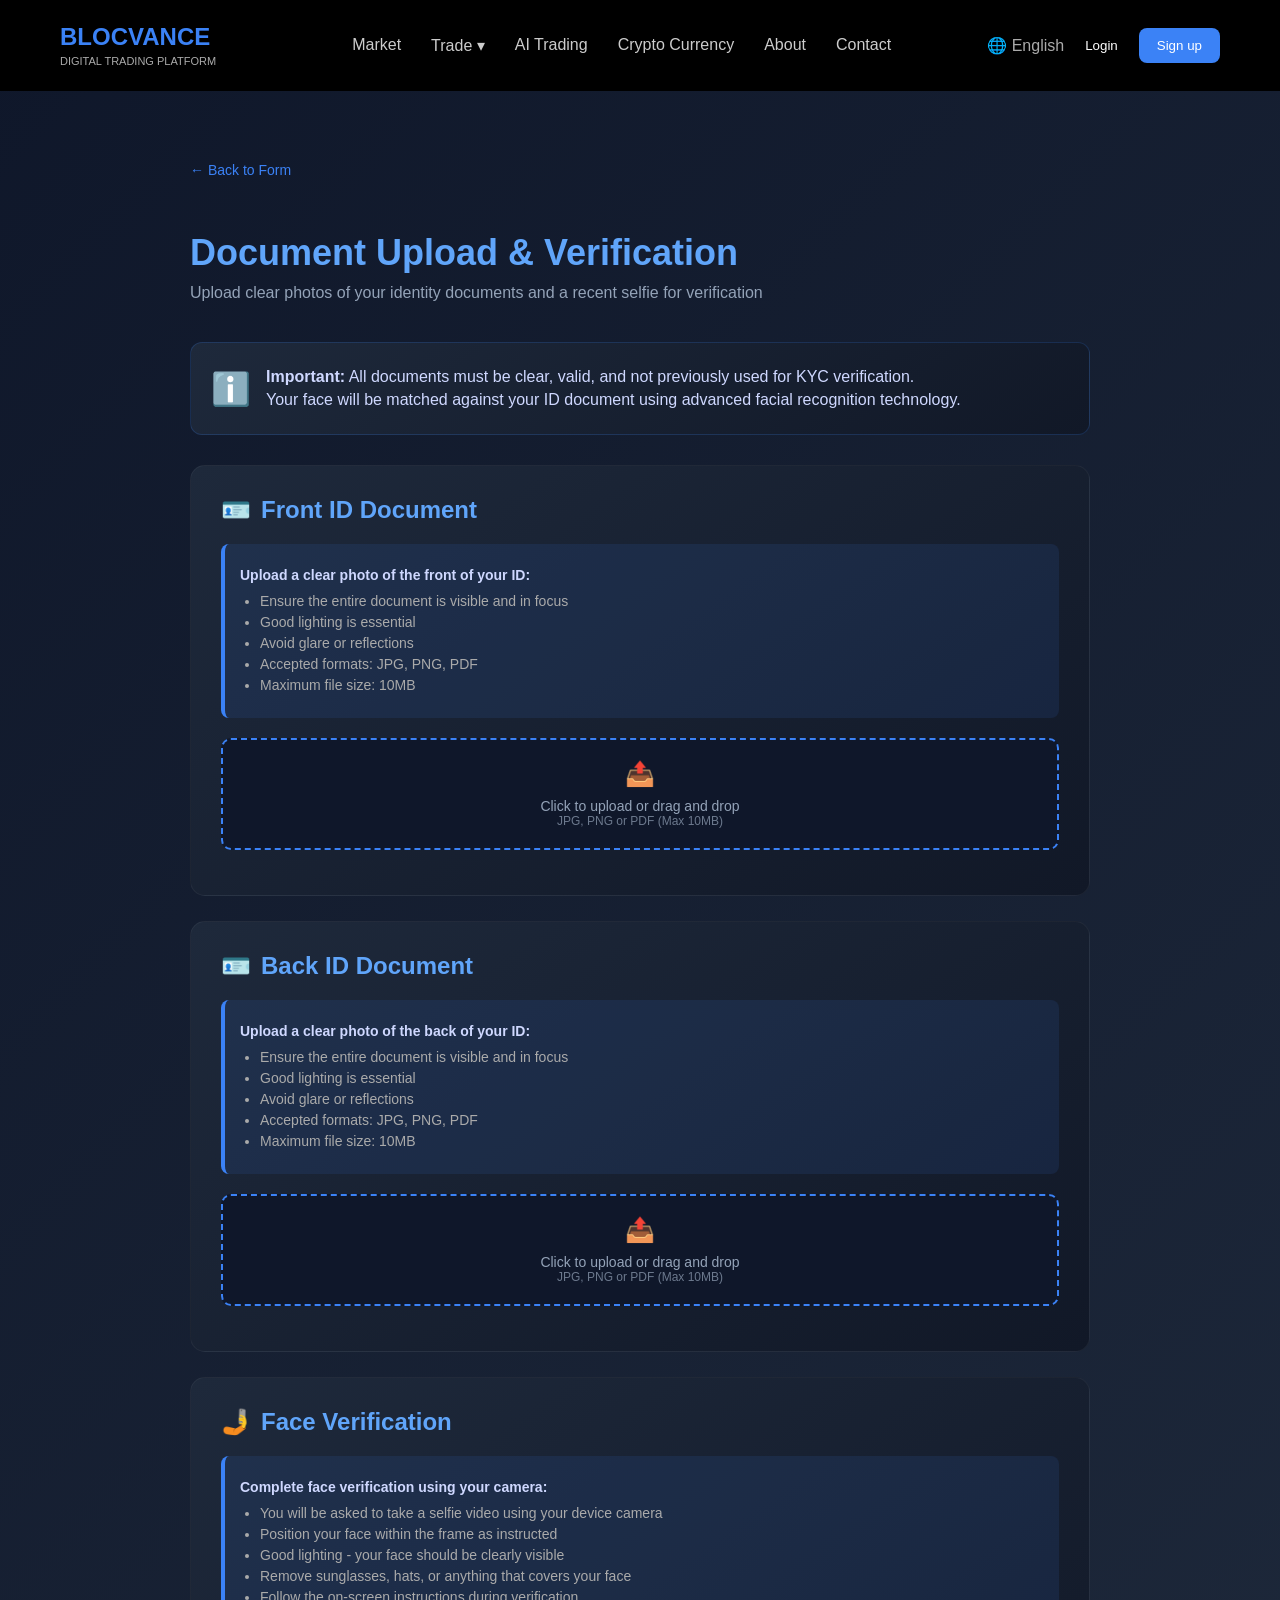
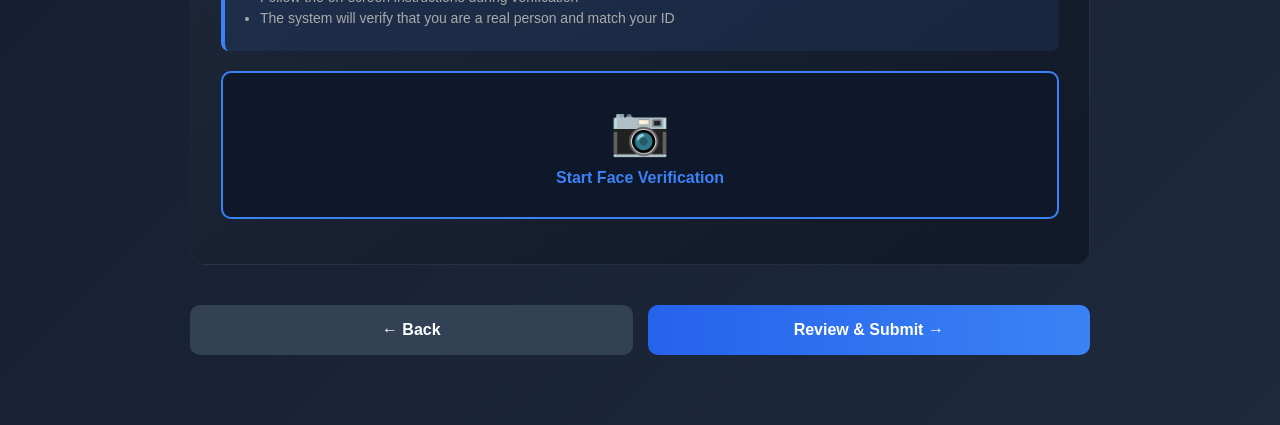
<file: kyc-documents.html>
<!DOCTYPE html>
<html lang="en">
<head>
<meta charset="UTF-8">
<meta name="viewport" content="width=device-width, initial-scale=1.0">
<title>Document Upload - KYC Verification - Blockvance</title>

<style>
body{
    margin:0;
    font-family:Arial, Helvetica, sans-serif;
    background:linear-gradient(135deg,#0f172a,#1e293b);
    color:white;
}

/* NAVBAR */
header {
    display: flex;
    justify-content: space-between;
    align-items: center;
    padding: 20px 60px;
    background: #000;
}

.logo h2 {
    color: #3b82f6;
    margin: 0;
}

.logo span {
    font-size: 11px;
    color: #aaa;
}

nav ul {
    display: flex;
    gap: 30px;
    list-style: none;
    color: #ccc;
}

nav ul li {
    cursor: pointer;
}

nav ul li:hover {
    color: #3b82f6;
}

.nav-buttons {
    display: flex;
    align-items: center;
    gap: 15px;
}

.login {
    background: none;
    border: none;
    color: white;
    cursor: pointer;
}

.signup {
    background: #3b82f6;
    border: none;
    padding: 10px 18px;
    border-radius: 8px;
    color: white;
    cursor: pointer;
}

.lang {
    color: #aaa;
}

.container{
    max-width:900px;
    margin:40px auto;
    padding:30px;
}

/* Back Link */
.back-link {
    display: inline-block;
    margin-bottom: 30px;
    color: #3b82f6;
    text-decoration: none;
    font-size: 14px;
    cursor: pointer;
}

.back-link:hover {
    text-decoration: underline;
}

h1{
    font-size:36px;
    margin-bottom:10px;
    color: #60a5fa;
}

.subtitle{
    color:#94a3b8;
    margin-bottom:40px;
    font-size: 16px;
}

/* Info Card */
.info-card{
    background:linear-gradient(145deg,#1e293b,#111827);
    padding:20px;
    border-radius:12px;
    border:1px solid rgba(59, 130, 246, 0.2);
    margin-bottom:30px;
    display:flex;
    align-items:center;
    gap:15px;
}

.info-icon{
    font-size:32px;
}

.info-text p {
    margin: 5px 0;
    color: #cfd8ff;
}

/* Document Upload Section */
.upload-section{
    background:linear-gradient(145deg,#1e293b,#111827);
    padding:30px;
    border-radius:15px;
    border:1px solid rgba(255,255,255,0.05);
    margin-bottom:25px;
}

.upload-section h2 {
    color: #60a5fa;
    margin-top: 0;
    display: flex;
    align-items: center;
    gap: 10px;
}

.document-icon {
    font-size: 24px;
}

.upload-instructions{
    background:rgba(59, 130, 246, 0.1);
    padding:15px;
    border-left:4px solid #3b82f6;
    border-radius:8px;
    margin-bottom:20px;
}

.upload-instructions p {
    margin: 8px 0;
    color: #cfd8ff;
    font-size: 14px;
}

.upload-instructions ul {
    margin: 10px 0;
    padding-left: 20px;
    color: #aaa;
    font-size: 14px;
}

.upload-instructions li {
    margin: 5px 0;
}

/* File Input Area */
.file-input-wrapper {
    margin-top: 15px;
    margin-bottom: 15px;
}

.file-label{
    display:block;
    padding:20px;
    background:#0f172a;
    border:2px dashed #3b82f6;
    border-radius:10px;
    text-align:center;
    cursor:pointer;
    transition:0.3s;
}

.file-label:hover{
    background:rgba(59, 130, 246, 0.1);
    border-color:#60a5fa;
}

.file-label span {
    display: block;
    font-size: 24px;
    margin-bottom: 10px;
}

.file-label p {
    margin: 0;
    color: #94a3b8;
    font-size: 14px;
}

input[type="file"]{
    display:none;
}

.file-name{
    color:#22c55e;
    font-size:14px;
    margin-top:10px;
}

/* Buttons */
.button-group{
    display:flex;
    gap:15px;
    margin-top:40px;
    justify-content:space-between;
}

.btn{
    padding:16px 30px;
    border:none;
    border-radius:10px;
    font-size:16px;
    font-weight:600;
    cursor:pointer;
    transition:0.3s;
}

.btn-back{
    background:#334155;
    color:white;
    flex:1;
}

.btn-back:hover{
    background:#475569;
}

.btn-submit{
    background:linear-gradient(90deg,#2563eb,#3b82f6);
    color:white;
    flex:1;
}

.btn-submit:hover{
    background:linear-gradient(90deg,#1d4ed8,#2563eb);
}

/* Modal */
.modal {
    display: none;
    position: fixed;
    z-index: 1000;
    left: 0;
    top: 0;
    width: 100%;
    height: 100%;
    background-color: rgba(0, 0, 0, 0.9);
}

.modal-content {
    background: #1e293b;
    margin: 5% auto;
    padding: 30px;
    border: 1px solid #333;
    border-radius: 12px;
    width: 90%;
    max-width: 500px;
    color: white;
}

.modal-content h2 {
    color: #60a5fa;
    margin-top: 0;
}

.modal-content p {
    color: #cfd8ff;
    line-height: 1.6;
}

.close-modal {
    color: #aaa;
    float: right;
    font-size: 28px;
    font-weight: bold;
    cursor: pointer;
}

.close-modal:hover {
    color: #3b82f6;
}

.modal-buttons {
    display: flex;
    gap: 10px;
    margin-top: 20px;
}

.modal-buttons button {
    flex: 1;
    padding: 12px;
    border: none;
    border-radius: 8px;
    font-weight: 600;
    cursor: pointer;
    transition: 0.3s;
}

.modal-confirm {
    background: #3b82f6;
    color: white;
}

.modal-confirm:hover {
    background: #2563eb;
}

.modal-cancel {
    background: #334155;
    color: white;
}

.modal-cancel:hover {
    background: #475569;
}

/* Camera Button */
.camera-btn {
    display: flex;
    flex-direction: column;
    align-items: center;
    justify-content: center;
    padding: 30px;
    background: #0f172a;
    border: 2px solid #3b82f6;
    border-radius: 10px;
    cursor: pointer;
    transition: 0.3s;
    width: 100%;
}

.camera-btn:hover {
    background: rgba(59, 130, 246, 0.1);
    border-color: #60a5fa;
}

.camera-btn span {
    font-size: 48px;
    margin-bottom: 10px;
}

.camera-btn p {
    margin: 0;
    color: #3b82f6;
    font-size: 16px;
    font-weight: 600;
}

/* Camera Modal */
.camera-modal {
    max-width: 600px;
    text-align: center;
}

.camera-container {
    position: relative;
    width: 100%;
    max-width: 400px;
    margin: 20px auto;
    border-radius: 12px;
    overflow: hidden;
    background: #000;
}

#cameraStream {
    width: 100%;
    height: auto;
    display: block;
}

.camera-overlay {
    position: absolute;
    top: 0;
    left: 0;
    width: 100%;
    height: 100%;
    pointer-events: none;
}

.face-frame {
    position: absolute;
    top: 50%;
    left: 50%;
    transform: translate(-50%, -50%);
    width: 200px;
    height: 250px;
    border: 3px solid #3b82f6;
    border-radius: 50%;
    opacity: 0.8;
}

.camera-instruction {
    color: #94a3b8;
    margin: 15px 0;
    font-size: 14px;
}

/* Verification Steps */
.verification-step {
    display: none;
}

.verification-step.active {
    display: block;
}

/* Processing Animation */
.processing-animation {
    margin: 30px auto;
}

.spinner {
    width: 60px;
    height: 60px;
    margin: 0 auto;
    border: 4px solid #334155;
    border-top: 4px solid #3b82f6;
    border-radius: 50%;
    animation: spin 1s linear infinite;
}

@keyframes spin {
    0% { transform: rotate(0deg); }
    100% { transform: rotate(360deg); }
}

.processing-text {
    color: #94a3b8;
    font-size: 14px;
}

/* Success/Error States */
.success-icon, .error-icon {
    width: 80px;
    height: 80px;
    border-radius: 50%;
    display: flex;
    align-items: center;
    justify-content: center;
    font-size: 40px;
    margin: 20px auto;
}

.success-icon {
    background: #065f46;
    color: #34d399;
}

.error-icon {
    background: #7f1d1d;
    color: #fca5a5;
}

.success-text, .error-text {
    color: #94a3b8;
    font-size: 14px;
    margin-bottom: 20px;
}

/* Face Verified Badge */
.face-verified-badge {
    display: inline-flex;
    align-items: center;
    gap: 8px;
    background: #065f46;
    color: #34d399;
    padding: 10px 20px;
    border-radius: 8px;
    font-weight: 600;
    margin-top: 15px;
}

@media(max-width:768px){
    .container{
        margin:30px 15px;
    }
    header {
        padding: 20px;
        flex-direction: column;
        gap: 15px;
    }
    nav ul {
        flex-direction: column;
        gap: 10px;
    }
    .button-group {
        flex-direction: column;
    }
}

/* Trade Dropdown */
.trade-dropdown {
    display: none;
    position: absolute;
    top: 100%;
    left: 0;
    background-color: #111827;
    border-radius: 8px;
    min-width: 150px;
    box-shadow: 0 5px 15px rgba(0,0,0,0.5);
    z-index: 1000;
    margin-top: 10px;
}

.trade-dropdown a {
    display: block;
    padding: 12px 20px;
    color: white;
    text-decoration: none;
    transition: background 0.3s;
}

.trade-dropdown a:hover {
    background-color: #1f2937;
}

#tradeBtn {
    position: relative;
}

.trade-dropdown.show {
    display: block;
}
</style>
</head>

<body>

<!-- NAVBAR -->
<header>
    <div class="logo">
        <h2>BLOCVANCE</h2>
        <span>DIGITAL TRADING PLATFORM</span>
    </div>

    <nav>
        <ul>
            <li onclick="window.location.href='market.html'">Market</li>
            <li id="tradeBtn" onclick="toggleTradeDropdown(event)">
                Trade ▾
                <div class="trade-dropdown" id="tradeDropdown">
                    <a href="market.html">P2P</a>
                    <a href="spot.html">Spot Trading</a>
                </div>
            </li>
            <li onclick="window.location.href='ai-trading.html'">AI Trading</li>
            <li onclick="window.location.href='market.html'">Crypto Currency</li>
            <li onclick="window.location.href='about.html'">About</li>
            <li onclick="window.location.href='contact.html'">Contact</li>
        </ul>
    </nav>

    <div class="nav-buttons">
        <span class="lang">🌐 English</span>
        <button class="login" onclick="window.location.href='login.html'">Login</button>
        <button class="signup" onclick="window.location.href='signup.html'">Sign up</button>
    </div>
</header>

<div class="container">
    <div class="back-link" onclick="goBack()">← Back to Form</div>
    
    <h1>Document Upload & Verification</h1>
    <div class="subtitle">
        Upload clear photos of your identity documents and a recent selfie for verification
    </div>

    <!-- Information Card -->
    <div class="info-card">
        <div class="info-icon">ℹ️</div>
        <div class="info-text">
            <p><strong>Important:</strong> All documents must be clear, valid, and not previously used for KYC verification.</p>
            <p>Your face will be matched against your ID document using advanced facial recognition technology.</p>
        </div>
    </div>

    <!-- Front ID Upload -->
    <div class="upload-section">
        <h2><span class="document-icon">🪪</span> Front ID Document</h2>
        
        <div class="upload-instructions">
            <p><strong>Upload a clear photo of the front of your ID:</strong></p>
            <ul>
                <li>Ensure the entire document is visible and in focus</li>
                <li>Good lighting is essential</li>
                <li>Avoid glare or reflections</li>
                <li>Accepted formats: JPG, PNG, PDF</li>
                <li>Maximum file size: 10MB</li>
            </ul>
        </div>

        <div class="file-input-wrapper">
            <label for="frontId" class="file-label" onclick="event.stopPropagation()">
                <span>📤</span>
                <p>Click to upload or drag and drop</p>
                <p style="font-size: 12px; opacity: 0.7;">JPG, PNG or PDF (Max 10MB)</p>
            </label>
            <input type="file" id="frontId" name="frontId" accept="image/*,.pdf" required onclick="event.stopPropagation()">
            <div class="file-name" id="frontIdName"></div>
        </div>
    </div>

    <!-- Back ID Upload -->
    <div class="upload-section">
        <h2><span class="document-icon">🪪</span> Back ID Document</h2>
        
        <div class="upload-instructions">
            <p><strong>Upload a clear photo of the back of your ID:</strong></p>
            <ul>
                <li>Ensure the entire document is visible and in focus</li>
                <li>Good lighting is essential</li>
                <li>Avoid glare or reflections</li>
                <li>Accepted formats: JPG, PNG, PDF</li>
                <li>Maximum file size: 10MB</li>
            </ul>
        </div>

        <div class="file-input-wrapper">
            <label for="backId" class="file-label" onclick="event.stopPropagation()">
                <span>📤</span>
                <p>Click to upload or drag and drop</p>
                <p style="font-size: 12px; opacity: 0.7;">JPG, PNG or PDF (Max 10MB)</p>
            </label>
            <input type="file" id="backId" name="backId" accept="image/*,.pdf" required onclick="event.stopPropagation()">
            <div class="file-name" id="backIdName"></div>
        </div>
    </div>

    <!-- Face Verification - Camera Based (SumSub Style) -->
    <div class="upload-section">
        <h2><span class="document-icon">🤳</span> Face Verification</h2>
        
        <div class="upload-instructions">
            <p><strong>Complete face verification using your camera:</strong></p>
            <ul>
                <li>You will be asked to take a selfie video using your device camera</li>
                <li>Position your face within the frame as instructed</li>
                <li>Good lighting - your face should be clearly visible</li>
                <li>Remove sunglasses, hats, or anything that covers your face</li>
                <li>Follow the on-screen instructions during verification</li>
                <li>The system will verify that you are a real person and match your ID</li>
            </ul>
        </div>

        <div class="file-input-wrapper">
            <button type="button" id="startFaceVerificationBtn" class="camera-btn" onclick="startFaceVerification()">
                <span>📷</span>
                <p>Start Face Verification</p>
            </button>
        </div>

        <!-- Face Verification Modal -->
        <div id="faceVerificationModal" class="modal">
            <div class="modal-content camera-modal">
                <span class="close-modal" onclick="closeFaceVerification()">&times;</span>
                <h2>Face Verification</h2>
                
                <div id="verificationSteps">
                    <!-- Step 1: Camera Preview -->
                    <div id="cameraStep" class="verification-step active">
                        <div class="camera-container">
                            <video id="cameraStream" autoplay playsinline></video>
                            <canvas id="captureCanvas" style="display:none;"></canvas>
                            <div id="cameraOverlay" class="camera-overlay">
                                <div class="face-frame"></div>
                            </div>
                        </div>
                        <p class="camera-instruction">Position your face within the frame</p>
                        <button class="btn-submit" onclick="captureFace()">Capture & Verify</button>
                    </div>

                    <!-- Step 2: Processing -->
                    <div id="processingStep" class="verification-step">
                        <div class="processing-animation">
                            <div class="spinner"></div>
                        </div>
                        <p>Verifying your face...</p>
                        <p class="processing-text">Please wait while we verify your identity</p>
                    </div>

                    <!-- Step 3: Success -->
                    <div id="successStep" class="verification-step">
                        <div class="success-icon">✓</div>
                        <p>Face Verification Complete!</p>
                        <p class="success-text">Your face has been successfully verified</p>
                        <button class="btn-submit" onclick="closeFaceVerification()">Continue</button>
                    </div>

                    <!-- Step 4: Error -->
                    <div id="errorStep" class="verification-step">
                        <div class="error-icon">✕</div>
                        <p>Verification Failed</p>
                        <p id="errorMessage" class="error-text">Please try again</p>
                        <button class="btn-submit" onclick="retryFaceVerification()">Try Again</button>
                    </div>
                </div>
            </div>
        </div>

        <div class="file-name" id="faceVerificationStatus"></div>
    </div>

    <!-- Action Buttons -->
    <div class="button-group">
        <button class="btn btn-back" onclick="goBack()">← Back</button>
        <button class="btn btn-submit" onclick="reviewAndSubmit()">Review & Submit →</button>
    </div>
</div>

<!-- Review Modal -->
<div id="reviewModal" class="modal">
    <div class="modal-content">
        <span class="close-modal" onclick="closeModal()">&times;</span>
        <h2>Review Your Submission</h2>
        
        <p><strong>Personal Information:</strong></p>
        <p id="reviewInfo"></p>

        <p><strong>Documents Status:</strong></p>
        <p>
            ✓ Front ID: <span id="frontIdStatus">Ready</span><br>
            ✓ Back ID: <span id="backIdStatus">Ready</span><br>
            ✓ Face Verification: <span id="faceStatus">Ready</span>
        </p>

        <p style="color: #f87171; font-size: 14px;">
            <strong>⚠️ Note:</strong> Your face will be verified against your ID document. If faces don't match or your ID has been previously registered, verification will fail.
        </p>

        <div class="modal-buttons">
            <button class="modal-cancel" onclick="closeModal()">Cancel</button>
            <button class="modal-confirm" onclick="submitVerification()">Submit for Verification</button>
        </div>
    </div>
</div>

<script>
// File input change handlers
document.getElementById('frontId').addEventListener('change', function(e){
    const fileName = e.target.files[0]?.name;
    if(fileName){
        document.getElementById('frontIdName').textContent = '✓ ' + fileName;
    }
});

document.getElementById('backId').addEventListener('change', function(e){
    const fileName = e.target.files[0]?.name;
    if(fileName){
        document.getElementById('backIdName').textContent = '✓ ' + fileName;
    }
});

document.getElementById('selfie').addEventListener('change', function(e){
    const fileName = e.target.files[0]?.name;
    if(fileName){
        document.getElementById('selfieName').textContent = '✓ ' + fileName;
    }
});

// Face Verification Variables
let mediaStream = null;
let faceVerified = false;

// Start Face Verification
async function startFaceVerification() {
    const modal = document.getElementById('faceVerificationModal');
    modal.style.display = 'block';
    
    // Show camera step
    showVerificationStep('cameraStep');
    
    // Request camera access
    try {
        mediaStream = await navigator.mediaDevices.getUserMedia({
            video: {
                facingMode: 'user', // Use front camera
                width: { ideal: 1280 },
                height: { ideal: 720 }
            }
        });
        
        const videoElement = document.getElementById('cameraStream');
        videoElement.srcObject = mediaStream;
        
    } catch (error) {
        console.error('Error accessing camera:', error);
        showVerificationError('Unable to access camera. Please ensure camera permissions are granted.');
    }
}

// Capture Face
function captureFace() {
    const videoElement = document.getElementById('cameraStream');
    const canvas = document.getElementById('captureCanvas');
    
    // Set canvas dimensions to match video
    canvas.width = videoElement.videoWidth;
    canvas.height = videoElement.videoHeight;
    
    // Draw video frame to canvas
    const context = canvas.getContext('2d');
    context.drawImage(videoElement, 0, 0, canvas.width, canvas.height);
    
    // Get image data for verification
    const imageData = canvas.toDataURL('image/jpeg', 0.9);
    
    // Show processing step
    showVerificationStep('processingStep');
    
    // Simulate face verification process
    performFaceVerification(imageData);
}

// Perform Face Verification (Simulated SumSub-style)
function performFaceVerification(imageData) {
    // In a real implementation, this would send the image to a backend API
    // like SumSub for verification. Here we simulate the process.
    
    setTimeout(() => {
        // Simulate successful verification (in real app, this would be API response)
        const verificationSuccess = true;
        
        if (verificationSuccess) {
            faceVerified = true;
            
            // Update UI
            const statusElement = document.getElementById('faceVerificationStatus');
            statusElement.innerHTML = '<span style="color: #34d399;">✓ Face verification completed</span>';
            
            // Update button
            const btn = document.getElementById('startFaceVerificationBtn');
            btn.innerHTML = '<span>✓</span><p>Verification Complete</p>';
            btn.style.borderColor = '#34d399';
            btn.style.background = 'rgba(52, 211, 153, 0.1)';
            btn.disabled = true;
            btn.onclick = null;
            
            // Show success step
            showVerificationStep('successStep');
            
            // Stop camera
            stopCamera();
            
        } else {
            showVerificationError('Face verification failed. Please try again with better lighting.');
        }
    }, 3000); // Simulate 3 second processing time
}

// Show Verification Step
function showVerificationStep(stepId) {
    const steps = document.querySelectorAll('.verification-step');
    steps.forEach(step => step.classList.remove('active'));
    
    document.getElementById(stepId).classList.add('active');
}

// Show Verification Error
function showVerificationError(message) {
    document.getElementById('errorMessage').textContent = message;
    showVerificationStep('errorStep');
    stopCamera();
}

// Retry Face Verification
function retryFaceVerification() {
    startFaceVerification();
}

// Close Face Verification
function closeFaceVerification() {
    const modal = document.getElementById('faceVerificationModal');
    modal.style.display = 'none';
    stopCamera();
}

// Stop Camera Stream
function stopCamera() {
    if (mediaStream) {
        mediaStream.getTracks().forEach(track => track.stop());
        mediaStream = null;
    }
}

function reviewAndSubmit(){
    // Validate all files are uploaded
    const frontId = document.getElementById('frontId').files[0];
    const backId = document.getElementById('backId').files[0];

    if(!frontId || !backId){
        alert('Please upload both front and back ID documents');
        return;
    }
    
    // Check if face verification is completed
    if(!faceVerified){
        alert('Please complete face verification before submitting');
        return;
    }

    // Validate file sizes (10MB max)
    const maxSize = 10 * 1024 * 1024; // 10MB in bytes
    if(frontId.size > maxSize || backId.size > maxSize){
        alert('One or more files exceed the 10MB size limit');
        return;
    }

    // Get KYC data
    const kycData = JSON.parse(localStorage.getItem('kycData') || '{}');
    const reviewInfo = `
        Name: ${kycData.firstName} ${kycData.lastName}<br>
        Country: ${kycData.country}<br>
        Date of Birth: ${kycData.dob}
    `;

    document.getElementById('reviewInfo').innerHTML = reviewInfo;
    
    // Update face verification status
    const faceStatusEl = document.getElementById('faceStatus');
    if(faceVerified){
        faceStatusEl.textContent = '✓ Verified';
        faceStatusEl.style.color = '#34d399';
    } else {
        faceStatusEl.textContent = 'Not Completed';
        faceStatusEl.style.color = '#fca5a5';
    }
    
    document.getElementById('reviewModal').style.display = 'block';
}

function closeModal(){
    document.getElementById('reviewModal').style.display = 'none';
}

function submitVerification(){
    // Simulate verification process
    alert('Processing verification...\n\nYour documents are being analyzed. This may take a few moments.');

    // Store submission data
    const formData = {
        personalInfo: JSON.parse(localStorage.getItem('kycData') || '{}'),
        documents: {
            frontId: document.getElementById('frontId').files[0].name,
            backId: document.getElementById('backId').files[0].name,
            selfie: document.getElementById('selfie').files[0].name
        },
        submittedAt: new Date().toISOString(),
        status: 'pending'
    };

    localStorage.setItem('verificationSubmission', JSON.stringify(formData));

    // Close modal
    closeModal();
    
    // Redirect to verification processing page
    window.location.href = 'verification-processing.html';
}

function goBack(){
    window.location.href = 'kyc-form.html';
}

// Check if user has already done KYC
window.addEventListener('load', function(){
    const submitted = localStorage.getItem('verificationSubmission');
    const kycData = localStorage.getItem('kycData');
    
    // Only redirect if they've already submitted documents (not just filled the form)
    if(submitted && !kycData){
        alert('You have already submitted KYC verification.\n\nPlease wait for the verification to be completed.');
        window.location.href = 'blockwave.html';
    }
    
    // If no KYC data, redirect back to form
    if(!kycData){
        window.location.href = 'kyc-form.html';
    }
});


function toggleTradeDropdown(event) {
    event.stopPropagation();
    document.getElementById('tradeDropdown').classList.toggle('show');
}

window.addEventListener('click', function() {
    document.getElementById('tradeDropdown').classList.remove('show');
});

</script>

</body>
</html>
</file>
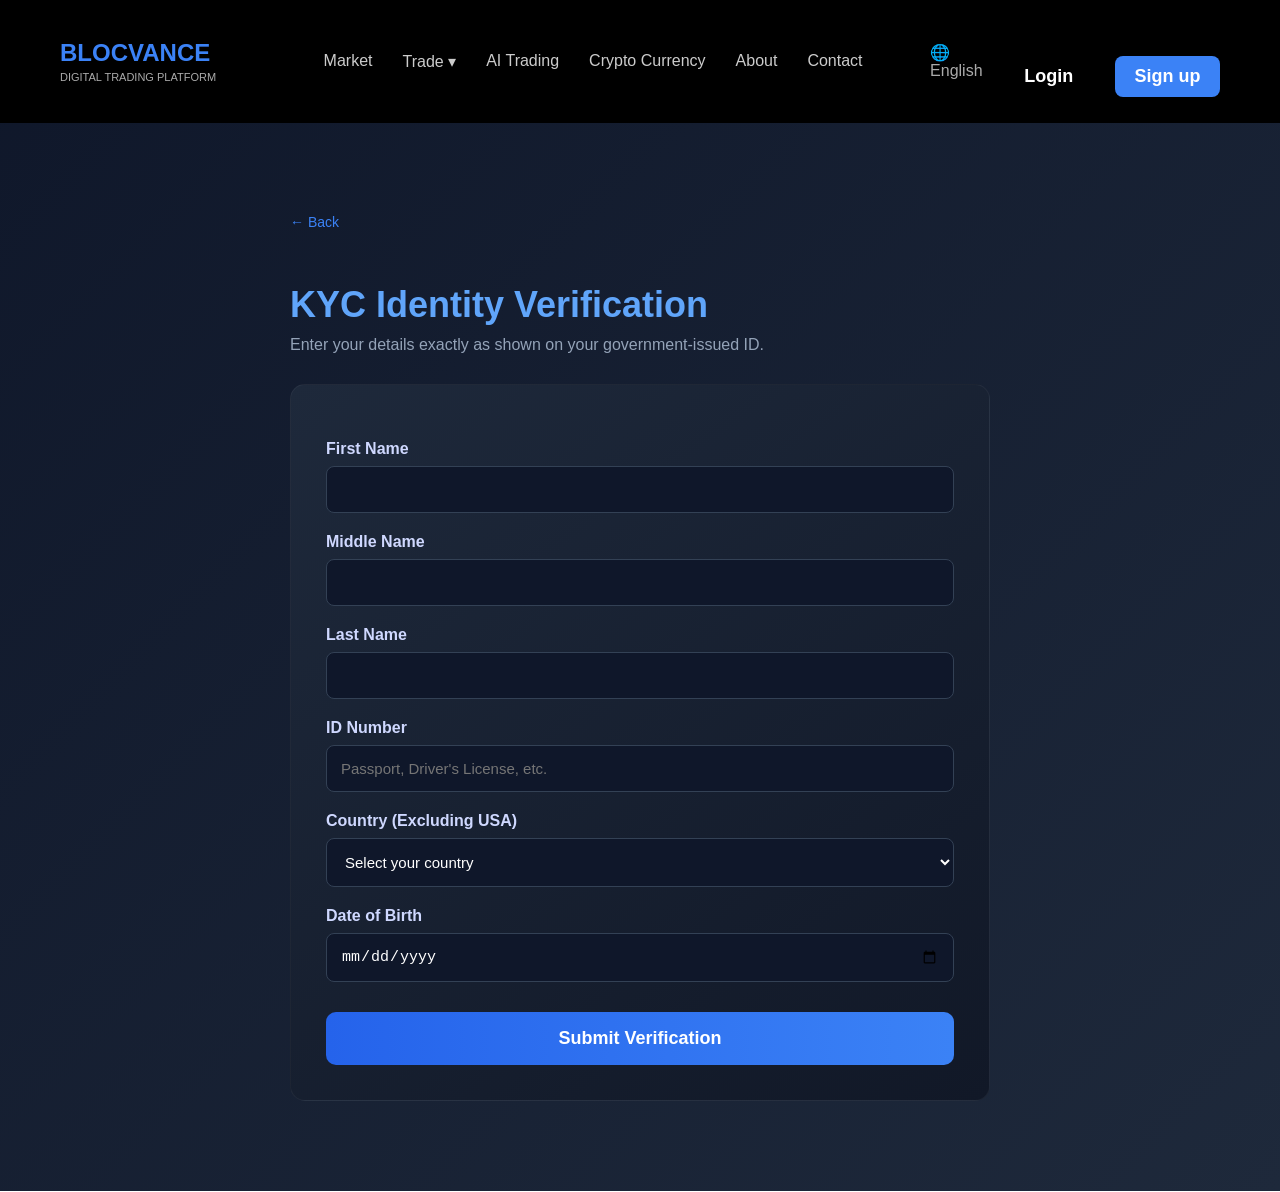
<file: kyc-form.html>
<!DOCTYPE html>
<html lang="en">
<head>
<meta charset="UTF-8">
<meta name="viewport" content="width=device-width, initial-scale=1.0">
<title>KYC Verification Form - Blockvance</title>

<style>
body{
    margin:0;
    font-family:Arial, Helvetica, sans-serif;
    background:linear-gradient(135deg,#0f172a,#1e293b);
    color:white;
}

/* NAVBAR */
header {
    display: flex;
    justify-content: space-between;
    align-items: center;
    padding: 20px 60px;
    background: #000;
}

.logo h2 {
    color: #3b82f6;
    margin: 0;
}

.logo span {
    font-size: 11px;
    color: #aaa;
}

nav ul {
    display: flex;
    gap: 30px;
    list-style: none;
    color: #ccc;
}

nav ul li {
    cursor: pointer;
}

nav ul li:hover {
    color: #3b82f6;
}

.nav-buttons {
    display: flex;
    align-items: center;
    gap: 15px;
}

.login {
    background: none;
    border: none;
    color: white;
    cursor: pointer;
}

.signup {
    background: #3b82f6;
    border: none;
    padding: 10px 18px;
    border-radius: 8px;
    color: white;
    cursor: pointer;
}

.lang {
    color: #aaa;
}

.container{
    max-width:700px;
    margin:60px auto;
    padding:30px;
}

/* Back Link */
.back-link {
    display: inline-block;
    margin-bottom: 30px;
    color: #3b82f6;
    text-decoration: none;
    font-size: 14px;
    cursor: pointer;
}

.back-link:hover {
    text-decoration: underline;
}

h1{
    font-size:36px;
    margin-bottom:10px;
    color: #60a5fa;
}

.subtitle{
    color:#94a3b8;
    margin-bottom:30px;
}

.form-card{
    background:linear-gradient(145deg,#1e293b,#111827);
    padding:35px;
    border-radius:15px;
    border:1px solid rgba(255,255,255,0.05);
}

label{
    display:block;
    margin-top:20px;
    margin-bottom:8px;
    font-weight:bold;
    color: #cfd8ff;
}

input, select{
    width:100%;
    padding:14px;
    border-radius:8px;
    border:1px solid #334155;
    background:#0f172a;
    color:white;
    font-size:15px;
    box-sizing: border-box;
}

input:focus, select:focus{
    outline:none;
    border-color:#3b82f6;
    box-shadow: 0 0 10px rgba(59, 130, 246, 0.3);
}

button{
    margin-top:30px;
    width:100%;
    padding:16px;
    border:none;
    border-radius:10px;
    background:linear-gradient(90deg,#2563eb,#3b82f6);
    color:white;
    font-size:18px;
    font-weight: 600;
    cursor:pointer;
    transition:0.3s;
}

button:hover{
    background:linear-gradient(90deg,#1d4ed8,#2563eb);
}

.success-message {
    display: none;
    background: #065f46;
    color: #34d399;
    padding: 15px;
    border-radius: 8px;
    margin-bottom: 20px;
    text-align: center;
}

@media(max-width:768px){
    .container{
        margin:30px 15px;
    }
    header {
        padding: 20px;
        flex-direction: column;
        gap: 15px;
    }
    nav ul {
        flex-direction: column;
        gap: 10px;
    }
    .form-card {
        padding: 20px;
    }
}

/* Trade Dropdown */
.trade-dropdown {
    display: none;
    position: absolute;
    top: 100%;
    left: 0;
    background-color: #111827;
    border-radius: 8px;
    min-width: 150px;
    box-shadow: 0 5px 15px rgba(0,0,0,0.5);
    z-index: 1000;
    margin-top: 10px;
}

.trade-dropdown a {
    display: block;
    padding: 12px 20px;
    color: white;
    text-decoration: none;
    transition: background 0.3s;
}

.trade-dropdown a:hover {
    background-color: #1f2937;
}

#tradeBtn {
    position: relative;
}

.trade-dropdown.show {
    display: block;
}
</style>
</head>

<body>

<!-- NAVBAR -->
<header>
    <div class="logo">
        <h2>BLOCVANCE</h2>
        <span>DIGITAL TRADING PLATFORM</span>
    </div>

    <nav>
        <ul>
            <li onclick="window.location.href='market.html'">Market</li>
            <li id="tradeBtn" onclick="toggleTradeDropdown(event)">
                Trade ▾
                <div class="trade-dropdown" id="tradeDropdown">
                    <a href="market.html">P2P</a>
                    <a href="spot.html">Spot Trading</a>
                </div>
            </li>
            <li onclick="window.location.href='ai-trading.html'">AI Trading</li>
            <li onclick="window.location.href='market.html'">Crypto Currency</li>
            <li onclick="window.location.href='about.html'">About</li>
            <li onclick="window.location.href='contact.html'">Contact</li>
        </ul>
    </nav>

    <div class="nav-buttons">
        <span class="lang">🌐 English</span>
        <button class="login" onclick="window.location.href='login.html'">Login</button>
        <button class="signup" onclick="window.location.href='signup.html'">Sign up</button>
    </div>
</header>

<div class="container">
    <div class="back-link" onclick="goBack()">← Back</div>
    
    <h1>KYC Identity Verification</h1>
    <div class="subtitle">
        Enter your details exactly as shown on your government-issued ID.
    </div>

    <div class="form-card">
        <div class="success-message" id="successMessage">
            ✓ Verification submitted successfully! Your account will be reviewed within 24 hours.
        </div>

        <form id="kycForm">

            <label for="firstName">First Name</label>
            <input type="text" id="firstName" name="firstName" required>

            <label for="middleName">Middle Name</label>
            <input type="text" id="middleName" name="middleName">

            <label for="lastName">Last Name</label>
            <input type="text" id="lastName" name="lastName" required>

            <label for="idNumber">ID Number</label>
            <input type="text" id="idNumber" name="idNumber" placeholder="Passport, Driver's License, etc." required>

            <label for="countrySelect">Country (Excluding USA)</label>
            <select id="countrySelect" name="country" required>
                <option value="">Select your country</option>
            </select>

            <label for="dob">Date of Birth</label>
            <input type="date" id="dob" name="dob" required>

            <button type="submit">Submit Verification</button>

        </form>
    </div>
</div>

<script>
const countries = [
"Afghanistan","Albania","Algeria","Andorra","Angola","Argentina","Armenia",
"Australia","Austria","Azerbaijan","Bahamas","Bahrain","Bangladesh","Barbados",
"Belarus","Belgium","Belize","Benin","Bhutan","Bolivia","Bosnia and Herzegovina",
"Botswana","Brazil","Brunei","Bulgaria","Burkina Faso","Burundi","Cambodia",
"Cameroon","Canada","Cape Verde","Central African Republic","Chad","Chile",
"China","Colombia","Comoros","Congo","Costa Rica","Croatia","Cuba","Cyprus",
"Czech Republic","Denmark","Djibouti","Dominica","Dominican Republic",
"Ecuador","Egypt","El Salvador","Estonia","Eswatini","Ethiopia","Fiji",
"Finland","France","Gabon","Gambia","Georgia","Germany","Ghana","Greece",
"Grenada","Guatemala","Guinea","Guyana","Haiti","Honduras","Hungary","Iceland",
"India","Indonesia","Iran","Iraq","Ireland","Israel","Italy","Jamaica","Japan",
"Jordan","Kazakhstan","Kenya","Kuwait","Kyrgyzstan","Laos","Latvia","Lebanon",
"Lesotho","Liberia","Libya","Lithuania","Luxembourg","Madagascar","Malawi",
"Malaysia","Maldives","Mali","Malta","Mauritania","Mauritius","Mexico",
"Moldova","Monaco","Mongolia","Montenegro","Morocco","Mozambique","Myanmar",
"Namibia","Nepal","Netherlands","New Zealand","Nicaragua","Niger","Nigeria",
"North Korea","North Macedonia","Norway","Oman","Pakistan","Panama",
"Papua New Guinea","Paraguay","Peru","Philippines","Poland","Portugal","Qatar",
"Romania","Russia","Rwanda","Saudi Arabia","Senegal","Serbia","Singapore",
"Slovakia","Slovenia","Somalia","South Africa","South Korea","Spain",
"Sri Lanka","Sudan","Suriname","Sweden","Switzerland","Syria","Taiwan",
"Tanzania","Thailand","Togo","Trinidad and Tobago","Tunisia","Turkey",
"Uganda","Ukraine","United Arab Emirates","United Kingdom","Uruguay",
"Uzbekistan","Venezuela","Vietnam","Yemen","Zambia","Zimbabwe"
];

const select = document.getElementById("countrySelect");

countries.sort().forEach(country=>{
    const option = document.createElement("option");
    option.value = country;
    option.textContent = country;
    select.appendChild(option);
});

// Handle form submission
document.getElementById('kycForm').addEventListener('submit', function(e){
    e.preventDefault();
    
    // Get form values
    const firstName = document.getElementById('firstName').value;
    const lastName = document.getElementById('lastName').value;
    const idNumber = document.getElementById('idNumber').value;
    const country = document.getElementById('countrySelect').value;
    const dob = document.getElementById('dob').value;
    
    // Validate all required fields
    if(!firstName || !lastName || !idNumber || !country || !dob){
        alert('Please fill in all required fields');
        return;
    }
    
    // Hide form and show success message
    document.querySelector('.form-card form').style.display = 'none';
    document.getElementById('successMessage').style.display = 'block';
    
    // Store verification data
    localStorage.setItem('kycSubmitted', 'true');
    localStorage.setItem('kycData', JSON.stringify({
        firstName: firstName,
        lastName: lastName,
        idNumber: idNumber,
        country: country,
        dob: dob
    }));
    
    // Redirect after 2 seconds to documents page
    setTimeout(() => {
        window.location.href = 'kyc-documents.html';
    }, 2000);
});

function goBack(){
    // Check if user is logged in
    if(localStorage.getItem('loggedIn')){
        window.location.href = 'http://localhost:3000/dashboard.html';
    } else {
        window.location.href = 'verification.html';
    }
}


function toggleTradeDropdown(event) {
    event.stopPropagation();
    document.getElementById('tradeDropdown').classList.toggle('show');
}

window.addEventListener('click', function() {
    document.getElementById('tradeDropdown').classList.remove('show');
});

</script>

</body>
</html>
</file>
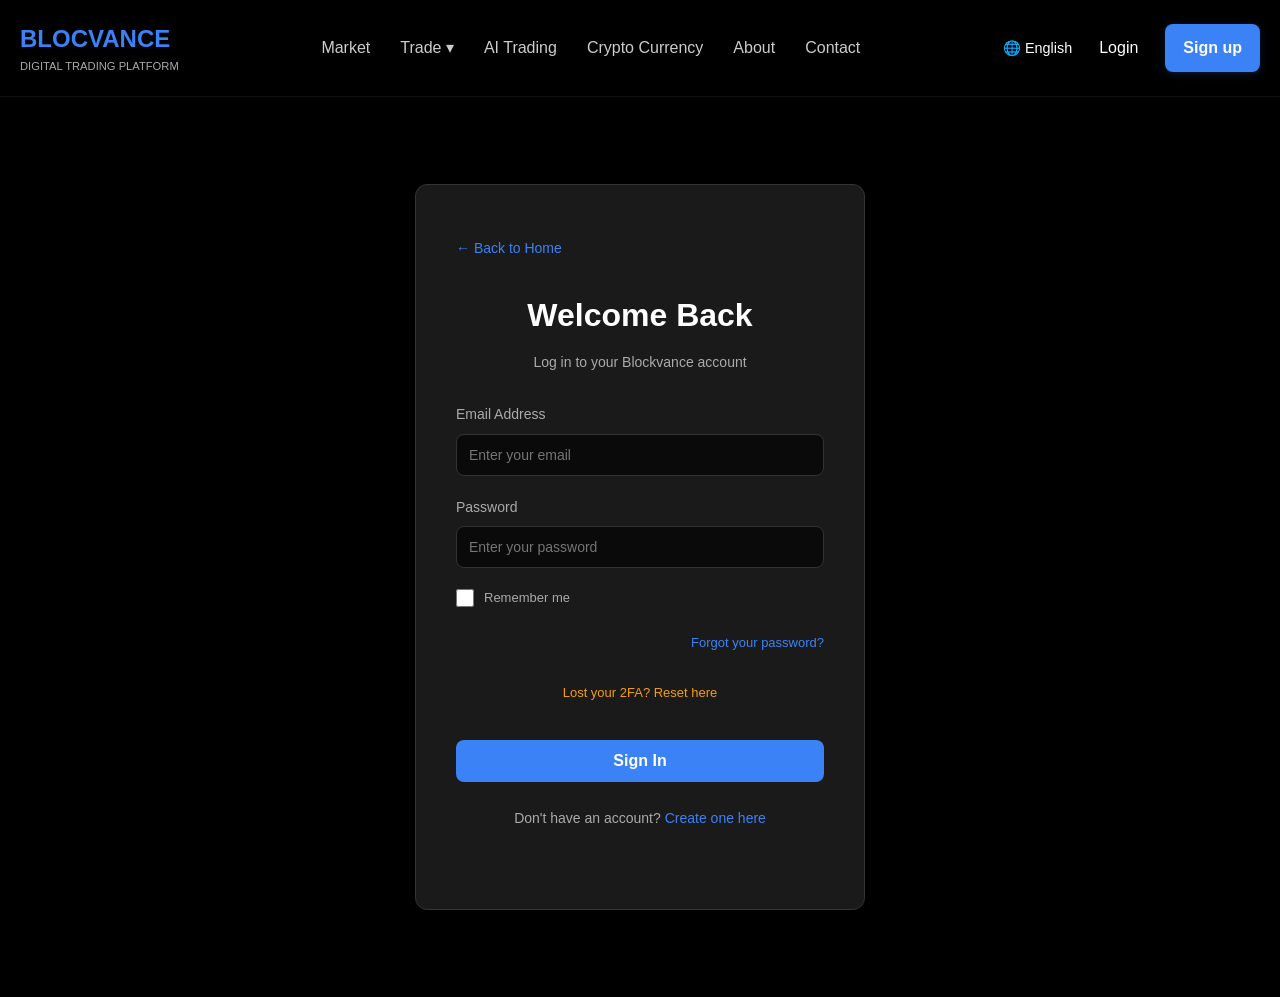
<file: login.html>
<!DOCTYPE html>
<html lang="en">
<head>
    <meta charset="UTF-8">
    <meta name="viewport" content="width=device-width, initial-scale=1.0, maximum-scale=5.0, user-scalable=yes">
    <meta name="description" content="Login to your Blockvance Trading Account">
    <meta name="theme-color" content="#000000">
    <title>Login - Blockvance</title>
    <link rel="stylesheet" href="style.css">
    <style>
        .login-page {
            display: flex;
            align-items: center;
            justify-content: center;
            min-height: 100vh;
            background: #000;
            padding: 20px;
        }

        .login-container {
            background-color: #1a1a1a;
            border: 1px solid #333;
            border-radius: 12px;
            padding: 50px 40px;
            width: 100%;
            max-width: 450px;
            color: white;
        }

        .login-container h1 {
            font-size: 32px;
            margin-bottom: 10px;
            text-align: center;
            color: white;
        }

        .login-container p {
            text-align: center;
            color: #aaa;
            margin-bottom: 30px;
            font-size: 14px;
        }

        .form-group {
            margin-bottom: 20px;
        }

        .form-group label {
            display: block;
            margin-bottom: 8px;
            font-size: 14px;
            color: #aaa;
        }

        .form-group input {
            width: 100%;
            padding: 12px;
            border: 1px solid #333;
            border-radius: 8px;
            background-color: #0a0a0a;
            color: white;
            font-size: 14px;
        }

        .form-group input:focus {
            outline: none;
            border-color: #3b82f6;
            box-shadow: 0 0 10px rgba(59, 130, 246, 0.3);
        }

        .form-group.checkbox {
            display: flex;
            align-items: center;
            margin-top: 15px;
        }

        .form-group.checkbox input {
            width: 18px;
            height: 18px;
            margin-right: 10px;
            cursor: pointer;
            accent-color: #3b82f6;
        }

        .form-group.checkbox label {
            margin: 0;
            font-size: 13px;
            color: #aaa;
            cursor: pointer;
        }

        .forgot-password {
            text-align: right;
            margin: 15px 0 25px 0;
        }

        .forgot-password a {
            color: #3b82f6;
            text-decoration: none;
            font-size: 13px;
        }

        .forgot-password a:hover {
            text-decoration: underline;
        }

        .submit-btn {
            width: 100%;
            padding: 12px;
            background-color: #3b82f6;
            border: none;
            border-radius: 8px;
            color: white;
            font-size: 16px;
            font-weight: 600;
            cursor: pointer;
            margin-top: 10px;
            transition: background-color 0.3s ease;
        }

        .submit-btn:hover {
            background-color: #2563eb;
        }

        .signup-link {
            text-align: center;
            margin-top: 25px;
            font-size: 14px;
            color: #aaa;
        }

        .signup-link a {
            color: #3b82f6;
            text-decoration: none;
            cursor: pointer;
        }

        .signup-link a:hover {
            text-decoration: underline;
        }

        .back-link {
            display: inline-block;
            margin-bottom: 30px;
            color: #3b82f6;
            text-decoration: none;
            font-size: 14px;
        }

        .back-link:hover {
            text-decoration: underline;
        }

        /* Trade Dropdown */
        .trade-dropdown {
            display: none;
            position: absolute;
            top: 100%;
            left: 0;
            background-color: #111827;
            border-radius: 8px;
            min-width: 150px;
            box-shadow: 0 5px 15px rgba(0,0,0,0.5);
            z-index: 1000;
            margin-top: 10px;
        }

        .trade-dropdown a {
            display: block;
            padding: 12px 20px;
            color: white;
            text-decoration: none;
            transition: background 0.3s;
        }

        .trade-dropdown a:hover {
            background-color: #1f2937;
        }

        #tradeBtn {
            position: relative;
        }

        .trade-dropdown.show {
            display: block;
        }
    </style>
</head>
<body>

<!-- NAVBAR -->
<header>
    <div class="logo">
        <h2>BLOCVANCE</h2>
        <span>DIGITAL TRADING PLATFORM</span>
    </div>

    <nav>
        <ul>
            <li onclick="window.location.href='market.html'">Market</li>
            <li id="tradeBtn" onclick="toggleTradeDropdown(event)">
                Trade ▾
                <div class="trade-dropdown" id="tradeDropdown">
                    <a href="market.html">P2P</a>
                    <a href="spot.html">Spot Trading</a>
                </div>
            </li>
            <li onclick="window.location.href='ai-trading.html'">AI Trading</li>
            <li onclick="window.location.href='market.html'">Crypto Currency</li>
            <li onclick="window.location.href='blockwave.html'">About</li>
            <li onclick="window.location.href='contact.html'">Contact</li>
        </ul>
    </nav>

    <div class="nav-buttons">
        <span class="lang">🌐 English</span>
        <button class="login" onclick="window.location.href='login.html'">Login</button>
        <button class="signup" onclick="window.location.href='signup.html'">Sign up</button>
    </div>
</header>

<!-- LOGIN PAGE -->
<div class="login-page">
    <div class="login-container">
        <a href="index.html" class="back-link">← Back to Home</a>
        
        <h1>Welcome Back</h1>
        <p>Log in to your Blockvance account</p>

        <form class="login-form" id="loginForm">
            <div class="form-group">
                <label for="email">Email Address</label>
                <input type="email" id="email" name="email" placeholder="Enter your email" required>
            </div>

            <div class="form-group">
                <label for="password">Password</label>
                <input type="password" id="password" name="password" placeholder="Enter your password" required>
            </div>

            <div class="form-group checkbox">
                <input type="checkbox" id="remember" name="remember">
                <label for="remember">Remember me</label>
            </div>

            <div class="forgot-password">
                <a href="#forgot">Forgot your password?</a>
            </div>

            <div class="lost-2fa" style="text-align: center; margin: 15px 0 25px 0;">
                <a href="reset-2fa.html" style="color: #f59e0b; text-decoration: none; font-size: 13px;">Lost your 2FA? Reset here</a>
            </div>

            <button type="submit" class="submit-btn">Sign In</button>
        </form>

        <p class="signup-link">Don't have an account? <a href="signup.html">Create one here</a></p>
    </div>
</div>

<script>
    const loginForm = document.getElementById('loginForm');
    
    loginForm.addEventListener('submit', function(e) {
        e.preventDefault();
        
        // Get form values
        const email = document.getElementById('email').value;
        const password = document.getElementById('password').value;
        const rememberMe = document.getElementById('remember').checked;
        
        // Basic validation
        if (!email || !password) {
            alert('Please fill in all fields');
            return;
        }
        
        // Store login status in localStorage
        localStorage.setItem('loggedIn', 'true');
        localStorage.setItem('username', email.split('@')[0]);
        localStorage.setItem('useremail', email);
        
        // Also store in sessionStorage as backup (helps prevent auto-logout)
        sessionStorage.setItem('userSession', JSON.stringify({
            username: email.split('@')[0],
            useremail: email,
            loginTime: Date.now()
        }));
        sessionStorage.setItem('sessionId', 'active');
        
        // Show success message
        alert('Login successful! Welcome to Blockvance.');
        
        // If remember me is checked, you could store email in localStorage
        if (rememberMe) {
            localStorage.setItem('savedEmail', email);
        } else {
            localStorage.removeItem('savedEmail');
        }
        
        // Redirect to dashboard page
        window.location.href = 'dashboard.html';
    });

    // Load saved email if exists
    window.addEventListener('load', function() {
        const savedEmail = localStorage.getItem('savedEmail');
        if (savedEmail) {
            document.getElementById('email').value = savedEmail;
            document.getElementById('remember').checked = true;
        }
    });

    function toggleTradeDropdown(event) {
        event.stopPropagation();
        document.getElementById('tradeDropdown').classList.toggle('show');
    }

    window.addEventListener('click', function() {
        document.getElementById('tradeDropdown').classList.remove('show');
    });

</script>

</body>
</html>
</file>
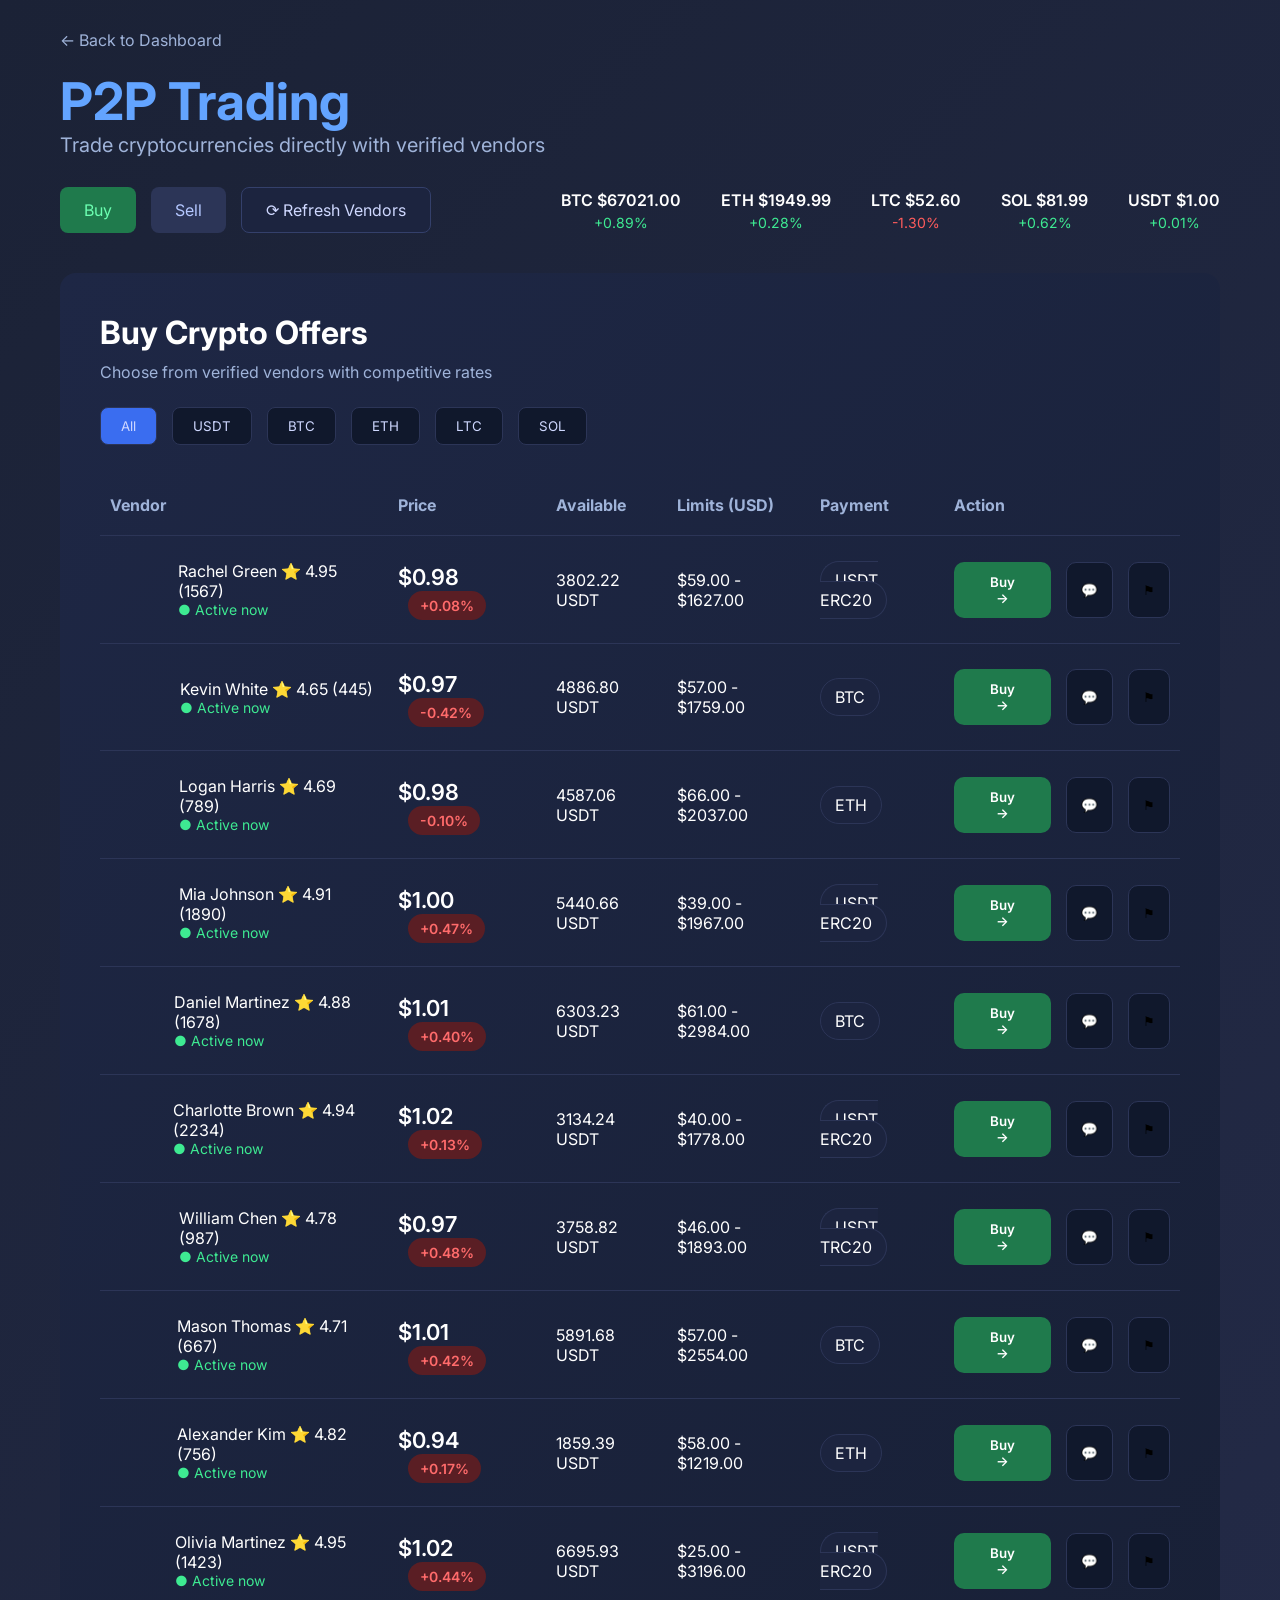
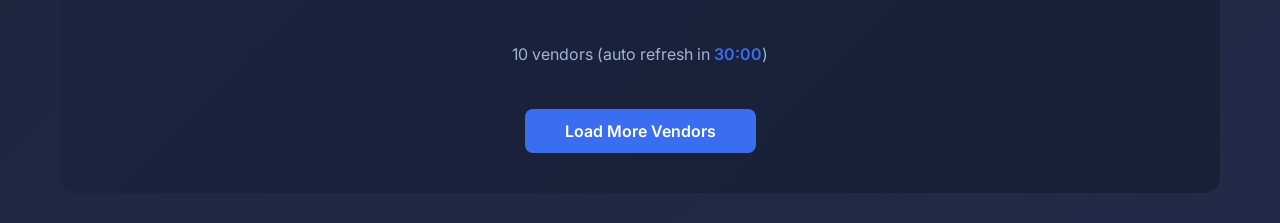
<file: market.html>
<!DOCTYPE html>
<html lang="en">
<head>
    <meta charset="UTF-8">
    <meta name="viewport" content="width=device-width, initial-scale=1.0">
    <title>Market - Blockvance</title>

    <link href="https://fonts.googleapis.com/css2?family=Inter:wght@400;500;600;700&display=swap" rel="stylesheet">

    <style>
        *{
            margin:0;
            padding:0;
            box-sizing:border-box;
            font-family:'Inter',sans-serif;
        }

        body{
            background: linear-gradient(135deg,#1b2236,#232a47);
            color:white;
            padding:30px 60px;
        }

        .top-bar{
            display:flex;
            justify-content:space-between;
            align-items:center;
        }

        .back{
            color:#9fb3d9;
            font-size:16px;
            cursor:pointer;
            text-decoration: none;
        }

        .back:hover {
            color:#63a4ff;
        }

        h1{
            font-size:52px;
            color:#63a4ff;
            margin-top:20px;
        }

        .subtitle{
            color:#9fb3d9;
            font-size:20px;
            margin-bottom:30px;
        }

        .trade-bar{
            display:flex;
            justify-content:space-between;
            align-items:center;
            margin-bottom:40px;
        }

        .trade-left{
            display:flex;
            gap:15px;
        }

        .btn{
            padding:12px 24px;
            border-radius:8px;
            border:none;
            cursor:pointer;
            font-size:16px;
            transition: all 0.3s ease;
        }

        .buy-btn{
            background:#1f7a4c;
            color:#6cffb1;
        }

        .sell-btn{
            background:#2c3557;
            color:#b4c7ff;
        }

        .refresh{
            background:#1c243f;
            border:1px solid #34406b;
            color:#cfd8ff;
        }

        .refresh:hover {
            background:#2a3559;
            border-color:#3a6df0;
        }

        .refresh.loading {
            opacity: 0.7;
            cursor: not-allowed;
        }

        .refresh.success {
            background:#1f7a4c !important;
            border-color:#1f7a4c !important;
        }

        .crypto-prices{
            display:flex;
            gap:40px;
            font-weight:600;
        }

        .crypto{
            text-align:center;
        }

        .crypto span{
            display:block;
            font-weight:400;
            font-size:14px;
            margin-top:4px;
        }

        .green{ color:#3eea92;}
        .red{ color:#ff5c5c;}

        .card{
            background:linear-gradient(135deg,#1e2745,#182036);
            border-radius:16px;
            padding:40px;
        }

        .card h2{
            font-size:32px;
            margin-bottom:10px;
        }

        .card p{
            color:#9fb3d9;
            margin-bottom:25px;
        }

        .filters{
            display:flex;
            gap:15px;
            margin-bottom:30px;
        }

        .filter-btn{
            background:#10182c;
            border:1px solid #2c3557;
            color:#cfd8ff;
            padding:10px 20px;
            border-radius:8px;
            cursor:pointer;
        }

        .filter-btn.active{
            background:#3a6df0;
        }

        .table{
            width:100%;
            border-collapse:collapse;
        }

        .table th{
            text-align:left;
            color:#9fb3d9;
            padding:20px 10px;
        }

        .table td{
            padding:25px 10px;
            border-top:1px solid #2c3557;
            vertical-align:middle;
        }

        .vendor-row {
            transition: opacity 0.3s ease, transform 0.3s ease;
        }

        .vendor-row.fade-in {
            opacity: 1;
            transform: translateY(0);
        }

        .vendor-row.fading {
            opacity: 0;
            transform: translateY(10px);
        }

        .vendor{
            display:flex;
            align-items:center;
            gap:15px;
        }

        .avatar{
            width:55px;
            height:55px;
            border-radius:50%;
            background:url('https://randomuser.me/api/portraits/women/44.jpg');
            background-size:cover;
        }

        .price{
            font-size:22px;
            font-weight:600;
        }

        .badge-red{
            background:#5a1e24;
            color:#ff6b6b;
            padding:6px 12px;
            border-radius:20px;
            font-size:14px;
            margin-left:10px;
        }

        .payment{
            background:#1c243f;
            padding:8px 14px;
            border-radius:20px;
            border:1px solid #2c3557;
        }

        .action{
            display:flex;
            gap:15px;
        }

        .buy-action{
            background:#1f7a4c;
            padding:12px 30px;
            border-radius:10px;
            color:white;
            border:none;
            cursor:pointer;
            font-weight:600;
        }

        .buy-action:hover {
            background:#158c3f;
        }

        .icon-btn{
            background:#10182c;
            border:1px solid #2c3557;
            padding:10px 14px;
            border-radius:10px;
            cursor:pointer;
        }

        .icon-btn:hover {
            background:#1c243f;
            border-color:#3a6df0;
        }

        .vendors-info {
            text-align: center;
            margin-top: 30px;
            color: #9fb3d9;
            font-size: 16px;
        }

        .refresh-timer {
            color: #3a6df0;
            font-weight: 600;
        }

        .load-more-btn {
            background: #3a6df0;
            color: white;
            border: none;
            padding: 12px 40px;
            border-radius: 8px;
            font-size: 16px;
            font-weight: 600;
            cursor: pointer;
            margin-top: 20px;
            transition: background-color 0.3s ease;
        }

        .load-more-btn:hover {
            background: #2e5bc4;
        }

    </style>
</head>

<body>

    <div class="top-bar">
        <div>
            <div class="back" onclick="window.location.href='blockwave.html'">← Back to Dashboard</div>
            <h1>P2P Trading</h1>
            <div class="subtitle">Trade cryptocurrencies directly with verified vendors</div>
        </div>
    </div>

    <div class="trade-bar">
        <div class="trade-left">
            <button class="btn buy-btn" onclick="window.location.href='p2p-buy.html'">Buy</button>
            <button class="btn sell-btn" onclick="window.location.href='p2p-sell.html'">Sell</button>
            <button class="btn refresh" id="refreshBtn" onclick="refreshVendors()">⟳ Refresh Vendors</button>
        </div>

        <div class="crypto-prices">
            <div class="crypto">BTC $67021.00 <span class="green">+0.89%</span></div>
            <div class="crypto">ETH $1949.99 <span class="green">+0.28%</span></div>
            <div class="crypto">LTC $52.60 <span class="red">-1.30%</span></div>
            <div class="crypto">SOL $81.99 <span class="green">+0.62%</span></div>
            <div class="crypto">USDT $1.00 <span class="green">+0.01%</span></div>
        </div>
    </div>

    <div class="card">
        <h2>Buy Crypto Offers</h2>
        <p>Choose from verified vendors with competitive rates</p>

        <div class="filters">
            <button class="filter-btn active" onclick="window.location.href='p2p-buy.html'">All</button>
            <button class="filter-btn" onclick="window.location.href='p2p-buy.html?coin=USDT'">USDT</button>
            <button class="filter-btn" onclick="window.location.href='p2p-buy.html?coin=BTC'">BTC</button>
            <button class="filter-btn" onclick="window.location.href='p2p-buy.html?coin=ETH'">ETH</button>
            <button class="filter-btn" onclick="window.location.href='p2p-buy.html?coin=LTC'">LTC</button>
            <button class="filter-btn" onclick="window.location.href='p2p-buy.html?coin=SOL'">SOL</button>
        </div>

        <table class="table">
            <thead>
                <tr>
                    <th>Vendor</th>
                    <th>Price</th>
                    <th>Available</th>
                    <th>Limits (USD)</th>
                    <th>Payment</th>
                    <th>Action</th>
                </tr>
            </thead>

            <tbody id="vendorsTable">
            </tbody>
        </table>

        <div class="vendors-info">
            <p><span id="vendor-count">10</span> vendors (auto refresh in <span class="refresh-timer" id="countdown">30:00</span>)</p>
            <button class="load-more-btn" onclick="loadMoreVendors()">Load More Vendors</button>
        </div>

    </div>

<script>
    // Extended vendor data for buying P2P section
    const vendorNames = [
        { name: 'Petra Novak', avatar: 'women/44', rating: 4.9, trades: 544 },
        { name: 'Marcus Thompson', avatar: 'men/32', rating: 4.8, trades: 1023 },
        { name: 'Sarah Chen', avatar: 'women/1', rating: 5.0, trades: 892 },
        { name: 'James Rodriguez', avatar: 'men/5', rating: 4.7, trades: 735 },
        { name: 'Emma Wilson', avatar: 'women/67', rating: 4.9, trades: 1156 },
        { name: 'David Kumar', avatar: 'men/42', rating: 4.6, trades: 589 },
        { name: 'Olivia Martinez', avatar: 'women/53', rating: 4.95, trades: 1423 },
        { name: 'Michael Zhang', avatar: 'men/65', rating: 4.8, trades: 945 },
        { name: 'Jessica Brown', avatar: 'women/75', rating: 4.85, trades: 1067 },
        { name: 'Christopher Lee', avatar: 'men/80', rating: 4.75, trades: 812 },
        { name: 'Amanda Foster', avatar: 'women/26', rating: 5.0, trades: 1289 },
        { name: 'Robert Taylor', avatar: 'men/15', rating: 4.7, trades: 678 },
        { name: 'Lisa Anderson', avatar: 'women/38', rating: 4.9, trades: 923 },
        { name: 'Kevin White', avatar: 'men/52', rating: 4.65, trades: 445 },
        { name: 'Rachel Green', avatar: 'women/12', rating: 4.95, trades: 1567 },
        { name: 'Daniel Martinez', avatar: 'men/22', rating: 4.88, trades: 1678 },
        { name: 'Sophia Lee', avatar: 'women/45', rating: 4.92, trades: 1345 },
        { name: 'William Chen', avatar: 'men/58', rating: 4.78, trades: 987 },
        { name: 'Isabella Wang', avatar: 'women/62', rating: 4.97, trades: 2103 },
        { name: 'Alexander Kim', avatar: 'men/71', rating: 4.82, trades: 756 },
        { name: 'Mia Johnson', avatar: 'women/88', rating: 4.91, trades: 1890 },
        { name: 'Ethan Davis', avatar: 'men/33', rating: 4.68, trades: 543 },
        { name: 'Charlotte Brown', avatar: 'women/29', rating: 4.94, trades: 2234 },
        { name: 'Benjamin Taylor', avatar: 'men/47', rating: 4.73, trades: 821 },
        { name: 'Amelia Wilson', avatar: 'women/51', rating: 4.89, trades: 1456 },
        { name: 'Lucas Moore', avatar: 'men/61', rating: 4.77, trades: 934 },
        { name: 'Harper Anderson', avatar: 'women/73', rating: 4.96, trades: 1876 },
        { name: 'Mason Thomas', avatar: 'men/39', rating: 4.71, trades: 667 },
        { name: 'Evelyn Jackson', avatar: 'women/16', rating: 4.93, trades: 2011 },
        { name: 'Logan Harris', avatar: 'men/54', rating: 4.69, trades: 789 }
    ];

    const paymentMethods = ['USDT TRC20', 'USDT ERC20', 'BTC', 'ETH'];

    // Track displayed vendors for load more functionality
    let displayedVendors = [];
    let currentDisplayCount = 0;
    const vendorsPerLoad = 10;

    // Generate random price around $0.97 (market rate)
    function generatePrice() {
        const basePrice = 0.97;
        const variation = (Math.random() * 0.1 - 0.05).toFixed(2);
        const price = (basePrice + parseFloat(variation)).toFixed(2);
        return price;
    }

    // Generate random percentage for badge
    function generateBadgePercentage() {
        const isPositive = Math.random() > 0.5;
        const percentage = (Math.random() * 0.5).toFixed(2);
        const sign = isPositive ? '+' : '-';
        return sign + percentage + '%';
    }

    // Generate random available amount
    function generateAvailable() {
        return (Math.random() * 7000 + 1000).toFixed(2);
    }

    // Generate random limits
    function generateLimits(available) {
        const availableNum = parseFloat(available);
        const minLimit = Math.floor(Math.random() * 50 + 20);
        const maxLimit = Math.floor(availableNum * (0.3 + Math.random() * 0.4));
        return '$' + minLimit + '.00 - $' + maxLimit + '.00';
    }

    // Shuffle array
    function shuffleArray(array) {
        for (let i = array.length - 1; i > 0; i--) {
            const j = Math.floor(Math.random() * (i + 1));
            [array[i], array[j]] = [array[j], array[i]];
        }
        return array;
    }

    // Generate vendor row HTML
    function generateVendorRow(vendor) {
        const price = generatePrice();
        const badgePct = generateBadgePercentage();
        const available = generateAvailable();
        const limits = generateLimits(available);
        const payment = paymentMethods[Math.floor(Math.random() * paymentMethods.length)];
        const avatarUrl = 'https://randomuser.me/api/portraits/' + vendor.avatar + '.jpg';

        return '<tr class="vendor-row">' +
            '<td>' +
                '<div class="vendor">' +
                    '<div class="avatar" style="background:url(\'' + avatarUrl + '\'); background-size:cover;"></div>' +
                    '<div>' +
                        '<div>' + vendor.name + ' ⭐ ' + vendor.rating + ' (' + vendor.trades + ')</div>' +
                        '<div style="color:#3eea92; font-size:14px;">● Active now</div>' +
                    '</div>' +
                '</div>' +
            '</td>' +
            '<td>' +
                '<div class="price">$' + price + ' ' +
                    '<span class="badge-red">' + badgePct + '</span>' +
                '</div>' +
            '</td>' +
            '<td>' + available + ' USDT</td>' +
            '<td>' + limits + '</td>' +
            '<td><span class="payment">' + payment + '</span></td>' +
            '<td>' +
                '<div class="action">' +
                    '<button class="buy-action">Buy →</button>' +
                    '<button class="icon-btn">💬</button>' +
                    '<button class="icon-btn">⚑</button>' +
                '</div>' +
            '</td>' +
        '</tr>';
    }

    // Render vendors to table with optional additional vendors
    function renderVendors(additionalVendors = []) {
        const tbody = document.getElementById('vendorsTable');
        
        // If this is first load, shuffle and get initial vendors
        if (additionalVendors.length === 0) {
            displayedVendors = shuffleArray([...vendorNames]).slice(0, vendorsPerLoad);
            currentDisplayCount = displayedVendors.length;
        } else {
            // Add additional vendors to the displayed list
            displayedVendors = displayedVendors.concat(additionalVendors);
            currentDisplayCount = displayedVendors.length;
        }
        
        let html = '';
        displayedVendors.forEach(function(vendor) {
            html += generateVendorRow(vendor);
        });
        
        tbody.innerHTML = html;
        
        // Update vendor count display
        document.getElementById('vendor-count').textContent = currentDisplayCount;
        
        // Add fade-in animation
        setTimeout(function() {
            const rows = tbody.querySelectorAll('.vendor-row');
            rows.forEach(function(row, index) {
                setTimeout(function() {
                    row.classList.add('fade-in');
                }, index * 50);
            });
        }, 10);
    }

    // Refresh vendors function
    function refreshVendors() {
        const refreshBtn = document.getElementById('refreshBtn');
        const originalText = refreshBtn.innerHTML;
        
        // Show loading state
        refreshBtn.innerHTML = '⟳ Refreshing...';
        refreshBtn.disabled = true;
        refreshBtn.classList.add('loading');
        
        // Get current rows and add fade-out animation
        const tbody = document.getElementById('vendorsTable');
        const rows = tbody.querySelectorAll('.vendor-row');
        
        rows.forEach(function(row) {
            row.classList.add('fading');
        });
        
        // Simulate network delay and then refresh
        setTimeout(function() {
            // Regenerate vendors
            renderVendors();
            
            // Reset countdown timer
            resetCountdown();
            
            // Show success state
            refreshBtn.innerHTML = '✓ Refreshed!';
            refreshBtn.classList.add('success');
            
            // Reset button after 1.5 seconds
            setTimeout(function() {
                refreshBtn.innerHTML = originalText;
                refreshBtn.disabled = false;
                refreshBtn.classList.remove('loading', 'success');
            }, 1500);
            
        }, 800);
    }

    // Reset countdown function
    function resetCountdown() {
        clearInterval(countdownInterval);
        timeLeft = 30 * 60;
        startCountdown();
    }

    // Countdown timer function
    function startCountdown() {
        const countdownElement = document.getElementById('countdown');
        
        countdownInterval = setInterval(function() {
            const minutes = Math.floor(timeLeft / 60);
            const seconds = timeLeft % 60;
            
            countdownElement.textContent = minutes + ':' + seconds.toString().padStart(2, '0');
            
            if (timeLeft <= 0) {
                clearInterval(countdownInterval);
                timeLeft = 30 * 60;
                startCountdown();
            }
            
            timeLeft--;
        }, 1000);
    }

    // Load more vendors function - adds more vendors when button is clicked
    function loadMoreVendors() {
        const loadMoreBtn = document.querySelector('.load-more-btn');
        
        // Check if there are more vendors to load
        const remainingVendors = vendorNames.length - currentDisplayCount;
        
        if (remainingVendors <= 0) {
            // All vendors already displayed - shuffle and show from beginning
            displayedVendors = shuffleArray([...vendorNames]).slice(0, vendorsPerLoad);
            currentDisplayCount = displayedVendors.length;
            
            const tbody = document.getElementById('vendorsTable');
            let html = '';
            displayedVendors.forEach(function(vendor) {
                html += generateVendorRow(vendor);
            });
            tbody.innerHTML = html;
            document.getElementById('vendor-count').textContent = currentDisplayCount;
            
            // Add fade-in animation
            setTimeout(function() {
                const rows = tbody.querySelectorAll('.vendor-row');
                rows.forEach(function(row, index) {
                    setTimeout(function() {
                        row.classList.add('fade-in');
                    }, index * 50);
                });
            }, 10);
            
            loadMoreBtn.textContent = 'Load More Vendors';
            return;
        }
        
        // Show loading state
        loadMoreBtn.disabled = true;
        loadMoreBtn.textContent = 'Loading...';
        
        // Simulate network delay
        setTimeout(function() {
            // Get next batch of vendors
            const nextVendors = vendorNames.slice(currentDisplayCount, currentDisplayCount + vendorsPerLoad);
            
            // Add to displayed vendors
            displayedVendors = displayedVendors.concat(nextVendors);
            currentDisplayCount = displayedVendors.length;
            
            // Append new rows to table
            const tbody = document.getElementById('vendorsTable');
            let html = '';
            displayedVendors.forEach(function(vendor) {
                html += generateVendorRow(vendor);
            });
            tbody.innerHTML = html;
            
            // Update vendor count
            document.getElementById('vendor-count').textContent = currentDisplayCount;
            
            // Add fade-in animation for new rows
            setTimeout(function() {
                const rows = tbody.querySelectorAll('.vendor-row');
                rows.forEach(function(row, index) {
                    if (index >= currentDisplayCount - vendorsPerLoad) {
                        setTimeout(function() {
                            row.classList.add('fade-in');
                        }, (index - (currentDisplayCount - vendorsPerLoad)) * 50);
                    }
                });
            }, 10);
            
            // Check if we've shown all vendors
            const newRemaining = vendorNames.length - currentDisplayCount;
            if (newRemaining <= 0) {
                loadMoreBtn.textContent = 'Show More Vendors';
            } else {
                loadMoreBtn.textContent = 'Load More Vendors';
            }
            
            loadMoreBtn.disabled = false;
        }, 500);
    }

    // Initialize on page load
    window.addEventListener('load', function() {
        renderVendors();
        startCountdown();
    });
</script>

</body>
</html>
</file>
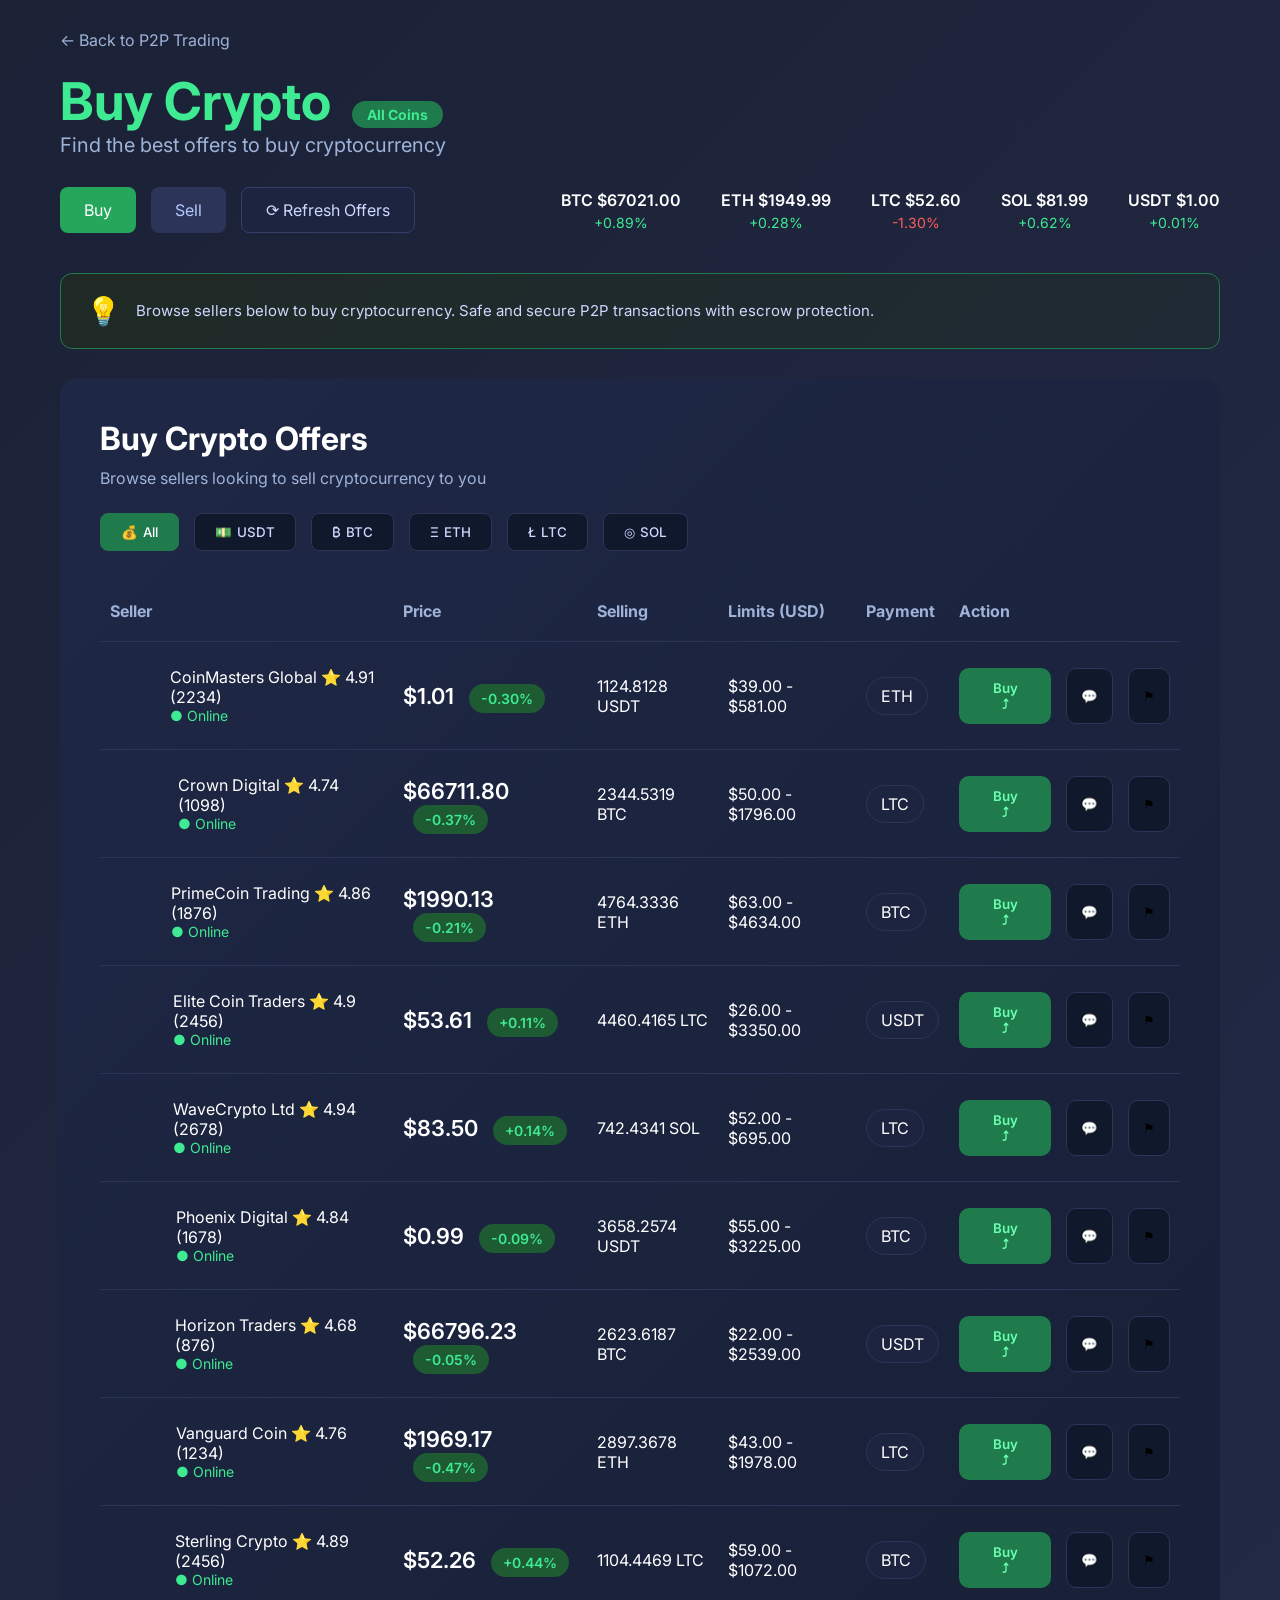
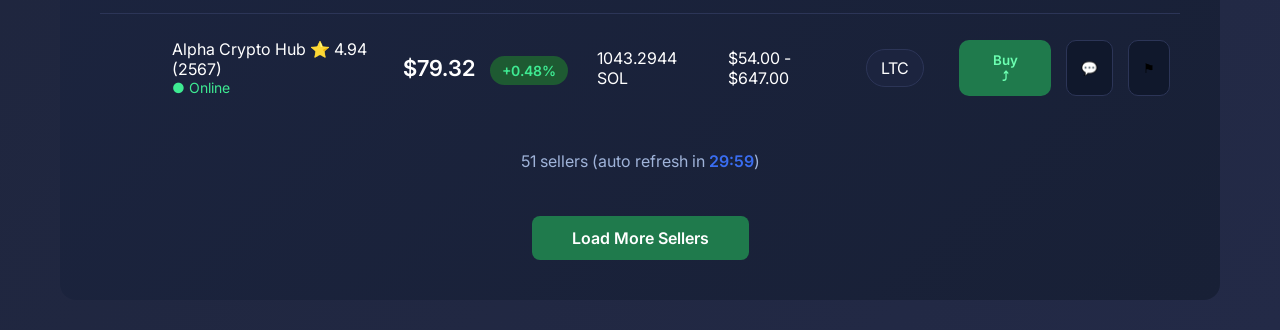
<file: p2p-buy.html>
<!DOCTYPE html>
<html lang="en">
<head>
    <meta charset="UTF-8">
    <meta name="viewport" content="width=device-width, initial-scale=1.0">
    <title>Buy Crypto - Blockvance P2P</title>

    <link href="https://fonts.googleapis.com/css2?family=Inter:wght@400;500;600;700&display=swap" rel="stylesheet">

    <style>
        *{
            margin:0;
            padding:0;
            box-sizing:border-box;
            font-family:'Inter',sans-serif;
        }

        body{
            background: linear-gradient(135deg,#1b2236,#232a47);
            color:white;
            padding:30px 60px;
        }

        .top-bar{
            display:flex;
            justify-content:space-between;
            align-items:center;
        }

        .back{
            color:#9fb3d9;
            font-size:16px;
            cursor:pointer;
            text-decoration: none;
        }

        .back:hover {
            color:#63a4ff;
        }

        h1{
            font-size:52px;
            color:#3eea92;
            margin-top:20px;
        }

        .subtitle{
            color:#9fb3d9;
            font-size:20px;
            margin-bottom:30px;
        }

        .trade-bar{
            display:flex;
            justify-content:space-between;
            align-items:center;
            margin-bottom:40px;
        }

        .trade-left{
            display:flex;
            gap:15px;
        }

        .btn{
            padding:12px 24px;
            border-radius:8px;
            border:none;
            cursor:pointer;
            font-size:16px;
            transition: all 0.3s ease;
        }

        .buy-btn{
            background:#1f7a4c;
            color:#6cffb1;
        }

        .buy-btn.active {
            background:#26a65b;
            color:#ffffff;
        }

        .sell-btn{
            background:#2c3557;
            color:#b4c7ff;
        }

        .sell-btn:hover {
            background:#3a4568;
        }

        .refresh{
            background:#1c243f;
            border:1px solid #34406b;
            color:#cfd8ff;
        }

        .refresh:hover {
            background:#2a3559;
            border-color:#3a6df0;
        }

        .refresh.loading {
            opacity: 0.7;
            cursor: not-allowed;
        }

        .refresh.success {
            background:#1f7a4c !important;
            border-color:#1f7a4c !important;
        }

        .crypto-prices{
            display:flex;
            gap:40px;
            font-weight:600;
        }

        .crypto{
            text-align:center;
        }

        .crypto span{
            display:block;
            font-weight:400;
            font-size:14px;
            margin-top:4px;
        }

        .green{ color:#3eea92;}
        .red{ color:#ff5c5c;}

        .card{
            background:linear-gradient(135deg,#1e2745,#182036);
            border-radius:16px;
            padding:40px;
        }

        .card h2{
            font-size:32px;
            margin-bottom:10px;
        }

        .card p{
            color:#9fb3d9;
            margin-bottom:25px;
        }

        .filters{
            display:flex;
            gap:15px;
            margin-bottom:30px;
        }

        .filter-btn{
            background:#10182c;
            border:1px solid #2c3557;
            color:#cfd8ff;
            padding:10px 20px;
            border-radius:8px;
            cursor:pointer;
            font-weight:500;
            transition: all 0.3s ease;
        }

        .filter-btn:hover {
            background:#1c243f;
            border-color:#3a6df0;
        }

        .filter-btn.active{
            background:#1f7a4c;
            border-color:#1f7a4c;
            color:#ffffff;
        }

        .coin-icon {
            margin-right: 5px;
        }

        .table{
            width:100%;
            border-collapse:collapse;
        }

        .table th{
            text-align:left;
            color:#9fb3d9;
            padding:20px 10px;
        }

        .table td{
            padding:25px 10px;
            border-top:1px solid #2c3557;
            vertical-align:middle;
        }

        .vendor-row {
            transition: opacity 0.3s ease, transform 0.3s ease;
        }

        .vendor-row.fade-in {
            opacity: 1;
            transform: translateY(0);
        }

        .vendor-row.fading {
            opacity: 0;
            transform: translateY(10px);
        }

        .vendor{
            display:flex;
            align-items:center;
            gap:15px;
        }

        .avatar{
            width:55px;
            height:55px;
            border-radius:50%;
            background:url('https://randomuser.me/api/portraits/women/44.jpg');
            background-size:cover;
        }

        .price{
            font-size:22px;
            font-weight:600;
        }

        .badge-green{
            background:#1e5a32;
            color:#3eea92;
            padding:6px 12px;
            border-radius:20px;
            font-size:14px;
            margin-left:10px;
        }

        .payment{
            background:#1c243f;
            padding:8px 14px;
            border-radius:20px;
            border:1px solid #2c3557;
        }

        .action{
            display:flex;
            gap:15px;
        }

        .buy-action{
            background:#1f7a4c;
            padding:12px 30px;
            border-radius:10px;
            color:#6cffb1;
            border:none;
            cursor:pointer;
            font-weight:600;
            transition: all 0.3s ease;
        }

        .buy-action:hover {
            background:#26a65b;
            color:#ffffff;
        }

        .icon-btn{
            background:#10182c;
            border:1px solid #2c3557;
            padding:10px 14px;
            border-radius:10px;
            cursor:pointer;
        }

        .icon-btn:hover {
            background:#1c243f;
            border-color:#3a6df0;
        }

        .vendors-info {
            text-align: center;
            margin-top: 30px;
            color: #9fb3d9;
            font-size: 16px;
        }

        .refresh-timer {
            color: #3a6df0;
            font-weight: 600;
        }

        .load-more-btn {
            background: #1f7a4c;
            color: white;
            border: none;
            padding: 12px 40px;
            border-radius: 8px;
            font-size: 16px;
            font-weight: 600;
            cursor: pointer;
            margin-top: 20px;
            transition: background-color 0.3s ease;
        }

        .load-more-btn:hover {
            background:#26a65b;
        }

        .info-box {
            background: linear-gradient(135deg, #1f2a25, #1f2a35);
            border: 1px solid #1f7a4c;
            border-radius: 12px;
            padding: 20px 25px;
            margin-bottom: 30px;
            display: flex;
            align-items: center;
            gap: 15px;
        }

        .info-box .icon {
            font-size: 28px;
        }

        .info-box .text {
            color: #cfd8ff;
            font-size: 15px;
            line-height: 1.5;
        }

        .current-filter {
            display: inline-block;
            background: #1f7a4c;
            padding: 5px 15px;
            border-radius: 20px;
            font-size: 14px;
            margin-left: 10px;
        }

        .no-vendors {
            text-align: center;
            padding: 40px;
            color: #9fb3d9;
        }

        .no-vendors .icon {
            font-size: 48px;
            margin-bottom: 15px;
        }
    </style>
</head>
<body>

    <div class="top-bar">
        <div>
            <div class="back" onclick="window.location.href='market.html'">← Back to P2P Trading</div>
            <h1>Buy Crypto <span id="coinFilter" class="current-filter">All Coins</span></h1>
            <div class="subtitle">Find the best offers to buy cryptocurrency</div>
        </div>
    </div>

    <div class="trade-bar">
        <div class="trade-left">
            <button class="btn buy-btn active">Buy</button>
            <button class="btn sell-btn" onclick="window.location.href='p2p-sell.html'">Sell</button>
            <button class="btn refresh" id="refreshBtn" onclick="refreshVendors()">⟳ Refresh Offers</button>
        </div>

        <div class="crypto-prices">
            <div class="crypto">BTC $67021.00 <span class="green">+0.89%</span></div>
            <div class="crypto">ETH $1949.99 <span class="green">+0.28%</span></div>
            <div class="crypto">LTC $52.60 <span class="red">-1.30%</span></div>
            <div class="crypto">SOL $81.99 <span class="green">+0.62%</span></div>
            <div class="crypto">USDT $1.00 <span class="green">+0.01%</span></div>
        </div>
    </div>

    <div class="info-box">
        <span class="icon">💡</span>
        <span class="text">Browse sellers below to buy cryptocurrency. Safe and secure P2P transactions with escrow protection.</span>
    </div>

    <div class="card">
        <h2>Buy Crypto Offers</h2>
        <p>Browse sellers looking to sell cryptocurrency to you</p>

        <div class="filters">
            <button class="filter-btn active" onclick="filterByCoin('all', this)">
                <span class="coin-icon">💰</span>All
            </button>
            <button class="filter-btn" onclick="filterByCoin('USDT', this)">
                <span class="coin-icon">💵</span>USDT
            </button>
            <button class="filter-btn" onclick="filterByCoin('BTC', this)">
                <span class="coin-icon">₿</span>BTC
            </button>
            <button class="filter-btn" onclick="filterByCoin('ETH', this)">
                <span class="coin-icon">Ξ</span>ETH
            </button>
            <button class="filter-btn" onclick="filterByCoin('LTC', this)">
                <span class="coin-icon">Ł</span>LTC
            </button>
            <button class="filter-btn" onclick="filterByCoin('SOL', this)">
                <span class="coin-icon">◎</span>SOL
            </button>
        </div>

        <table class="table">
            <thead>
                <tr>
                    <th>Seller</th>
                    <th>Price</th>
                    <th>Selling</th>
                    <th>Limits (USD)</th>
                    <th>Payment</th>
                    <th>Action</th>
                </tr>
            </thead>

            <tbody id="vendorsTable">
            </tbody>
        </table>

        <div class="vendors-info">
            <p><span id="vendor-count">10</span> sellers (auto refresh in <span class="refresh-timer" id="countdown">30:00</span>)</p>
            <button class="load-more-btn" onclick="loadMoreVendors()">Load More Sellers</button>
        </div>

    </div>

<script>
    // Extended seller data for buying P2P section
    const sellerNames = [
        { name: 'CryptoTrader Pro', avatar: 'men/32', rating: 4.9, trades: 2341 },
        { name: 'QuickFlip LLC', avatar: 'men/45', rating: 4.8, trades: 1890 },
        { name: 'Digital Assets Co', avatar: 'women/1', rating: 5.0, trades: 3102 },
        { name: 'Global Payments Ltd', avatar: 'men/67', rating: 4.7, trades: 987 },
        { name: 'SwiftCrypto Exchange', avatar: 'women/22', rating: 4.9, trades: 2567 },
        { name: 'Bitcoin Sellers Inc', avatar: 'men/12', rating: 4.6, trades: 1456 },
        { name: 'P2P Masters', avatar: 'women/55', rating: 4.95, trades: 3890 },
        { name: 'SecureTrade Hub', avatar: 'men/89', rating: 4.8, trades: 2100 },
        { name: 'InstantCrypto', avatar: 'women/33', rating: 4.85, trades: 1723 },
        { name: 'TradeFlow Pro', avatar: 'men/55', rating: 4.75, trades: 1567 },
        { name: 'CoinDeals Express', avatar: 'women/77', rating: 5.0, trades: 2890 },
        { name: 'FastPay Crypto', avatar: 'men/21', rating: 4.7, trades: 1234 },
        { name: 'Elite Coin Traders', avatar: 'women/44', rating: 4.9, trades: 2456 },
        { name: 'TrustP2P Solutions', avatar: 'men/78', rating: 4.65, trades: 890 },
        { name: 'MegaTrade Corp', avatar: 'women/11', rating: 4.95, trades: 3200 },
        { name: 'CryptoVault Pro', avatar: 'men/34', rating: 4.88, trades: 2156 },
        { name: 'PixelP2P Exchange', avatar: 'women/59', rating: 4.92, trades: 1876 },
        { name: 'Quantum Traders', avatar: 'men/41', rating: 4.78, trades: 1543 },
        { name: 'Blockchain Bulls', avatar: 'women/8', rating: 4.97, trades: 2789 },
        { name: 'Digital Dealers Inc', avatar: 'men/56', rating: 4.82, trades: 1654 },
        { name: 'CoinMasters Global', avatar: 'women/65', rating: 4.91, trades: 2234 },
        { name: 'SwiftPay Traders', avatar: 'men/19', rating: 4.69, trades: 987 },
        { name: 'Alpha Crypto Hub', avatar: 'women/42', rating: 4.94, trades: 2567 },
        { name: 'BetaTrade Solutions', avatar: 'men/63', rating: 4.73, trades: 1123 },
        { name: 'GammaP2P Market', avatar: 'women/28', rating: 4.89, trades: 1987 },
        { name: 'Delta Exchange', avatar: 'men/37', rating: 4.77, trades: 1456 },
        { name: 'Epsilon Traders', avatar: 'women/71', rating: 4.96, trades: 2654 },
        { name: 'Zeta Crypto Group', avatar: 'men/51', rating: 4.71, trades: 876 },
        { name: 'ThetaP2P Network', avatar: 'women/14', rating: 4.93, trades: 2345 },
        { name: 'Iota Digital Assets', avatar: 'men/72', rating: 4.68, trades: 1098 },
        { name: 'PrimeCoin Trading', avatar: 'women/25', rating: 4.86, trades: 1876 },
        { name: 'Vertex P2P Exchange', avatar: 'men/43', rating: 4.79, trades: 1345 },
        { name: 'WaveCrypto Ltd', avatar: 'women/38', rating: 4.94, trades: 2678 },
        { name: 'Apex Digital Assets', avatar: 'men/61', rating: 4.72, trades: 1122 },
        { name: 'Summit Trade Hub', avatar: 'women/52', rating: 4.87, trades: 1987 },
        { name: 'PeakCoin Solutions', avatar: 'men/28', rating: 4.81, trades: 1543 },
        { name: 'Nova P2P Market', avatar: 'women/17', rating: 4.95, trades: 2890 },
        { name: 'Stellar Traders', avatar: 'men/75', rating: 4.66, trades: 987 },
        { name: 'Aurora Crypto', avatar: 'women/61', rating: 4.91, trades: 2345 },
        { name: 'Phoenix Digital', avatar: 'men/39', rating: 4.84, trades: 1678 },
        { name: 'Titan P2P Exchange', avatar: 'women/4', rating: 4.98, trades: 3123 },
        { name: 'Vanguard Coin', avatar: 'men/57', rating: 4.76, trades: 1234 },
        { name: 'Sterling Crypto', avatar: 'women/29', rating: 4.89, trades: 2456 },
        { name: 'Horizon Traders', avatar: 'men/15', rating: 4.68, trades: 876 },
        { name: 'Zenith P2P Hub', avatar: 'women/73', rating: 4.92, trades: 2567 },
        { name: 'Crown Digital', avatar: 'men/48', rating: 4.74, trades: 1098 },
        { name: 'Royal Coin Exchange', avatar: 'women/36', rating: 4.96, trades: 2789 },
        { name: 'Noble Trades', avatar: 'men/22', rating: 4.7, trades: 945 },
        { name: 'Emperor Crypto', avatar: 'women/58', rating: 4.93, trades: 2678 },
        { name: 'Regal P2P Market', avatar: 'men/35', rating: 4.82, trades: 1567 },
        { name: 'Imperial Coins', avatar: 'women/12', rating: 4.97, trades: 3012 }
    ];

    const paymentMethods = ['USDT', 'BTC', 'ETH', 'LTC', 'SOL'];
    const cryptoTypes = ['USDT', 'BTC', 'ETH', 'LTC', 'SOL'];
    
    // Current filter state
    let currentFilter = 'all';
    let allVendors = [];
    
    // Track displayed sellers for load more functionality
    let displayedSellers = [];
    let currentSellerCount = 0;
    const sellersPerLoad = 10;

    // Price data for each crypto
    const cryptoPrices = {
        'USDT': { base: 1.00, variation: 0.02 },
        'BTC': { base: 67021.00, variation: 500 },
        'ETH': { base: 1949.99, variation: 50 },
        'LTC': { base: 52.60, variation: 2 },
        'SOL': { base: 81.99, variation: 3 }
    };

    // Generate random price for a specific crypto
    function generatePrice(crypto) {
        const data = cryptoPrices[crypto];
        const variation = (Math.random() * data.variation * 2 - data.variation);
        const price = (data.base + variation);
        return price.toFixed(2);
    }

    // Generate random percentage for badge
    function generateBadgePercentage() {
        const isPositive = Math.random() > 0.5;
        const percentage = (Math.random() * 0.5).toFixed(2);
        const sign = isPositive ? '+' : '-';
        return sign + percentage + '%';
    }

    // Generate random selling amount
    function generateSelling() {
        return (Math.random() * 5000 + 500).toFixed(4);
    }

    // Generate random limits
    function generateLimits(selling) {
        const sellingNum = parseFloat(selling);
        const minLimit = Math.floor(Math.random() * 50 + 20);
        const maxLimit = Math.floor(sellingNum * (0.5 + Math.random() * 0.5));
        return '$' + minLimit + '.00 - $' + maxLimit + '.00';
    }

    // Shuffle array
    function shuffleArray(array) {
        for (let i = array.length - 1; i > 0; i--) {
            const j = Math.floor(Math.random() * (i + 1));
            [array[i], array[j]] = [array[j], array[i]];
        }
        return array;
    }

    // Generate all vendor data
    function generateAllVendors() {
        allVendors = [];
        const shuffledSellers = shuffleArray([...sellerNames]);
        
        shuffledSellers.forEach((seller, index) => {
            const crypto = cryptoTypes[index % cryptoTypes.length];
            const price = generatePrice(crypto);
            const selling = generateSelling();
            const limits = generateLimits(selling);
            const payment = paymentMethods[Math.floor(Math.random() * paymentMethods.length)];
            const avatarUrl = 'https://randomuser.me/api/portraits/' + seller.avatar + '.jpg';
            
            allVendors.push({
                seller: seller,
                crypto: crypto,
                price: price,
                selling: selling,
                limits: limits,
                payment: payment,
                avatar: avatarUrl,
                badge: generateBadgePercentage()
            });
        });
    }

    // Generate vendor row HTML
    function generateVendorRow(vendor) {
        return '<tr class="vendor-row">' +
            '<td>' +
                '<div class="vendor">' +
                    '<div class="avatar" style="background:url(\'' + vendor.avatar + '\'); background-size:cover;"></div>' +
                    '<div>' +
                        '<div>' + vendor.seller.name + ' ⭐ ' + vendor.seller.rating + ' (' + vendor.seller.trades + ')</div>' +
                        '<div style="color:#3eea92; font-size:14px;">● Online</div>' +
                    '</div>' +
                '</div>' +
            '</td>' +
            '<td>' +
                '<div class="price">$' + vendor.price + ' ' +
                    '<span class="badge-green">' + vendor.badge + '</span>' +
                '</div>' +
            '</td>' +
            '<td>' + vendor.selling + ' ' + vendor.crypto + '</td>' +
            '<td>' + vendor.limits + '</td>' +
            '<td><span class="payment">' + vendor.payment + '</span></td>' +
            '<td>' +
                '<div class="action">' +
                    '<button class="buy-action" onclick="buyFromSeller(\'' + vendor.seller.name + '\', ' + vendor.selling + ', \'' + vendor.crypto + '\')">Buy ⤴</button>' +
                    '<button class="icon-btn" onclick="messageVendor(\'' + vendor.seller.name + '\')" title="Message Vendor">💬</button>' +
                    '<button class="icon-btn" title="Favorite">⚑</button>' +
                '</div>' +
            '</td>' +
        '</tr>';
    }

    // Filter vendors by coin
    function filterByCoin(coin, btn) {
        currentFilter = coin;
        
        // Update button states
        document.querySelectorAll('.filter-btn').forEach(b => b.classList.remove('active'));
        btn.classList.add('active');
        
        // Update filter display
        const filterText = coin === 'all' ? 'All Coins' : coin;
        document.getElementById('coinFilter').textContent = filterText;
        
        // Show vendors for selected coin
        renderVendors();
    }

    // Render vendors based on current filter
    function renderVendors() {
        const tableBody = document.getElementById('vendorsTable');
        
        let filteredVendors = allVendors;
        if (currentFilter !== 'all') {
            filteredVendors = allVendors.filter(v => v.crypto === currentFilter);
        }
        
        // Take first 10 (or all if less)
        displayedSellers = filteredVendors.slice(0, sellersPerLoad);
        currentSellerCount = displayedSellers.length;
        
        // Update vendor count
        document.getElementById('vendor-count').textContent = filteredVendors.length;
        
        // Render table
        if (displayedSellers.length === 0) {
            tableBody.innerHTML = '<tr><td colspan="6">' +
                '<div class="no-vendors">' +
                    '<div class="icon">🔍</div>' +
                    '<p>No sellers found for ' + (currentFilter === 'all' ? 'any cryptocurrency' : currentFilter) + '</p>' +
                    '<p>Try selecting a different coin or refresh the page</p>' +
                '</div>' +
            '</td></tr>';
        } else {
            tableBody.innerHTML = displayedSellers.map(v => generateVendorRow(v)).join('');
            
            // Add fade-in animation
            setTimeout(() => {
                document.querySelectorAll('.vendor-row').forEach(row => {
                    row.classList.add('fade-in');
                });
            }, 50);
        }
    }

    // Load more vendors
    function loadMoreVendors() {
        const tableBody = document.getElementById('vendorsTable');
        
        let filteredVendors = allVendors;
        if (currentFilter !== 'all') {
            filteredVendors = allVendors.filter(v => v.crypto === currentFilter);
        }
        
        const nextBatch = filteredVendors.slice(currentSellerCount, currentSellerCount + sellersPerLoad);
        
        if (nextBatch.length > 0) {
            // Add fading effect to existing rows
            document.querySelectorAll('.vendor-row').forEach(row => {
                row.classList.add('fading');
            });
            
            setTimeout(() => {
                displayedSellers = [...displayedSellers, ...nextBatch];
                currentSellerCount = displayedSellers.length;
                
                tableBody.innerHTML = displayedSellers.map(v => generateVendorRow(v)).join('');
                
                // Add fade-in to new rows
                document.querySelectorAll('.vendor-row').forEach(row => {
                    row.classList.add('fade-in');
                });
            }, 300);
        }
    }

    // Refresh vendors
    function refreshVendors() {
        const refreshBtn = document.getElementById('refreshBtn');
        refreshBtn.classList.add('loading');
        refreshBtn.textContent = '⟳ Refreshing...';
        
        // Fade out current rows
        document.querySelectorAll('.vendor-row').forEach(row => {
            row.classList.add('fading');
        });
        
        setTimeout(() => {
            generateAllVendors();
            renderVendors();
            
            refreshBtn.classList.remove('loading');
            refreshBtn.classList.add('success');
            refreshBtn.textContent = '✓ Refreshed!';
            
            setTimeout(() => {
                refreshBtn.classList.remove('success');
                refreshBtn.textContent = '⟳ Refresh Offers';
            }, 2000);
        }, 800);
    }

    // Buy from seller action
    function buyFromSeller(sellerName, amount, crypto) {
        const confirmBuy = confirm(`Buy ${amount} ${crypto} from ${sellerName}?\n\nThis will initiate a P2P trade with escrow protection.`);
        if (confirmBuy) {
            alert('P2P order initiated! You will be connected with ' + sellerName + ' to complete the transaction.');
            // In a real app, this would redirect to a trade confirmation page
        }
    }

    // Message vendor action
    function messageVendor(sellerName) {
        const message = prompt(`Write a message to ${sellerName}:`);
        if (message && message.trim() !== '') {
            alert(`Message sent to ${sellerName}: "${message}"`);
        }
    }

    // Countdown timer
    let countdownTime = 30 * 60; // 30 minutes in seconds
    function updateCountdown() {
        const minutes = Math.floor(countdownTime / 60);
        const seconds = countdownTime % 60;
        document.getElementById('countdown').textContent = 
            minutes.toString().padStart(2, '0') + ':' + seconds.toString().padStart(2, '0');
        
        if (countdownTime > 0) {
            countdownTime--;
        } else {
            countdownTime = 30 * 60;
            // Auto refresh when countdown hits 0
            refreshVendors();
        }
    }

    // Initialize on page load
    document.addEventListener('DOMContentLoaded', function() {
        generateAllVendors();
        renderVendors();
        
        // Start countdown timer
        setInterval(updateCountdown, 1000);
        
        // Check for URL parameter to filter by coin
        const urlParams = new URLSearchParams(window.location.search);
        const coinParam = urlParams.get('coin');
        if (coinParam && cryptoTypes.includes(coinParam.toUpperCase())) {
            const coin = coinParam.toUpperCase();
            const buttons = document.querySelectorAll('.filter-btn');
            buttons.forEach(btn => {
                if (btn.textContent.includes(coin)) {
                    filterByCoin(coin, btn);
                }
            });
        }
    });
</script>

</body>
</html>
</file>
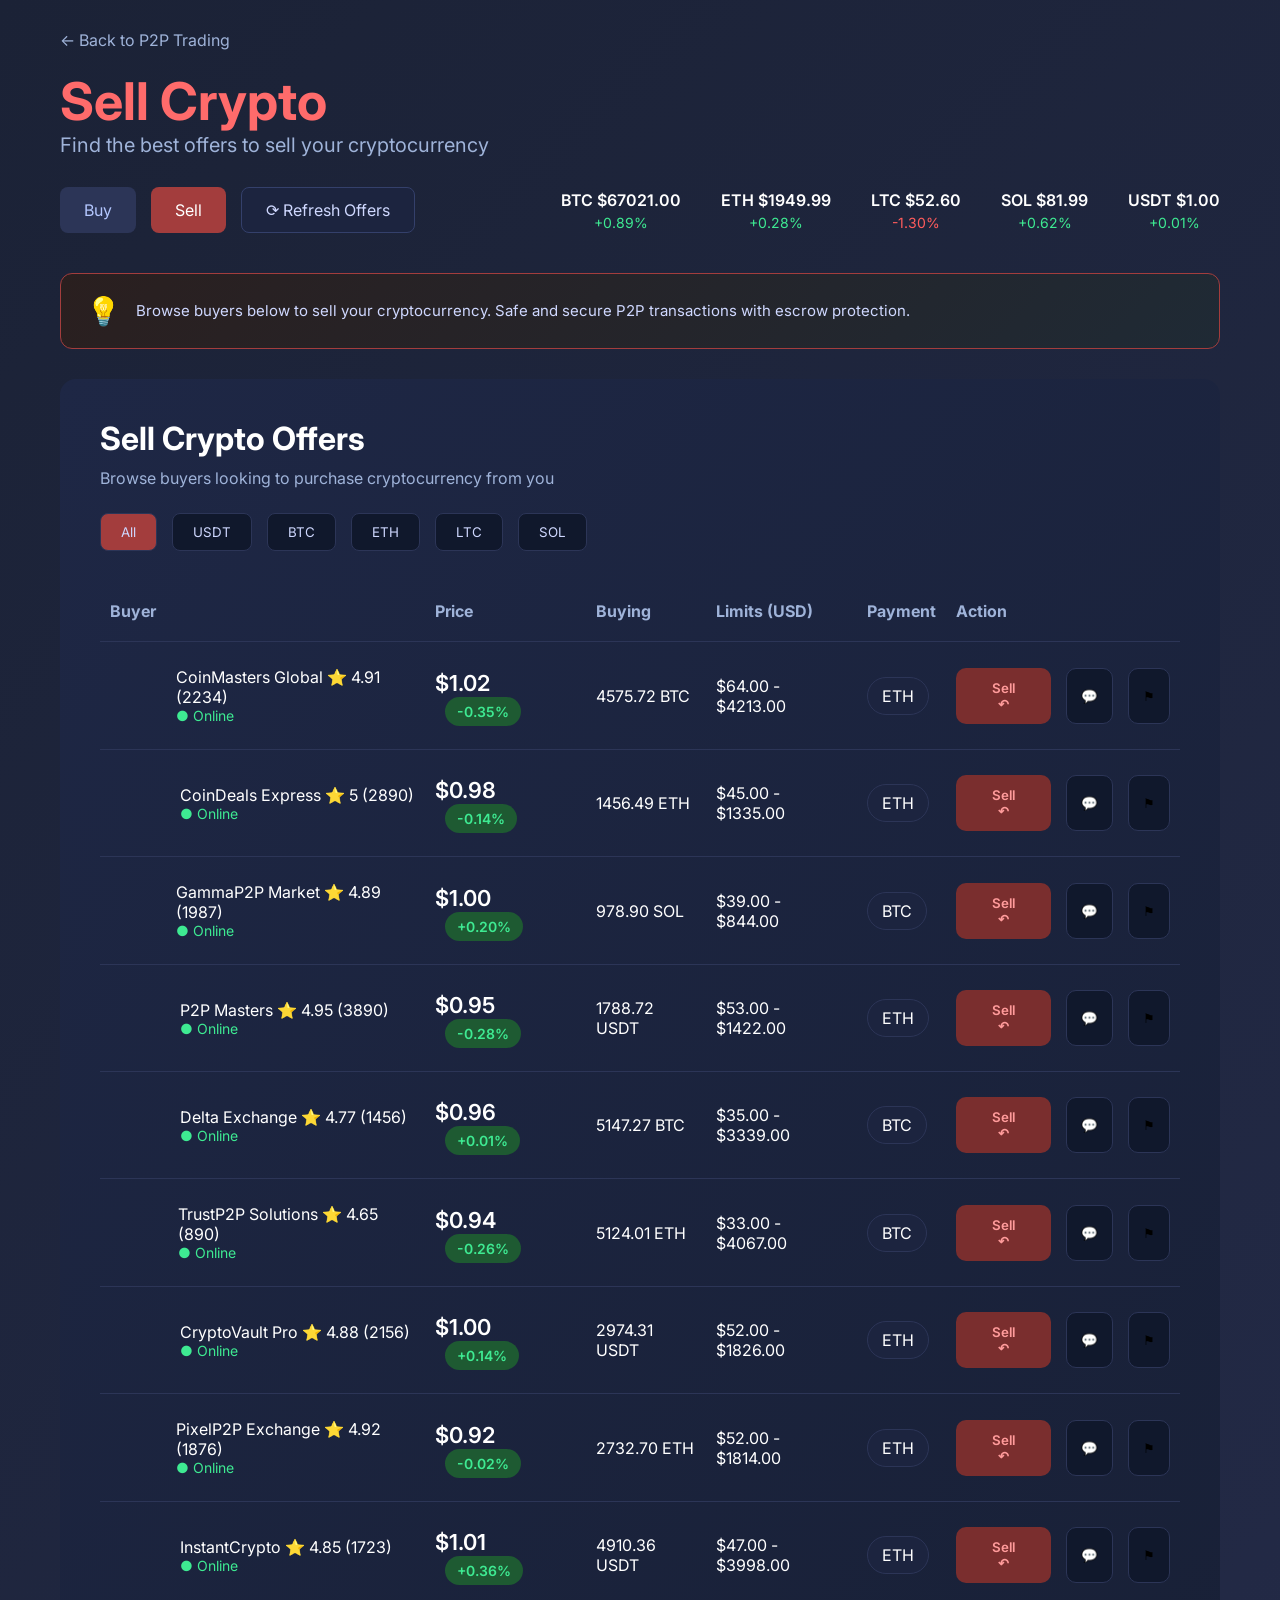
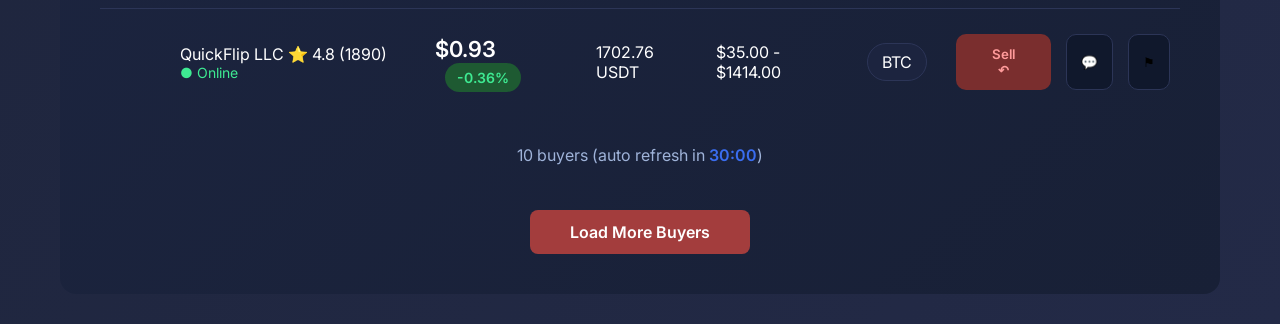
<file: p2p-sell.html>
<!DOCTYPE html>
<html lang="en">
<head>
    <meta charset="UTF-8">
    <meta name="viewport" content="width=device-width, initial-scale=1.0">
    <title>Sell Crypto - Blockvance P2P</title>

    <link href="https://fonts.googleapis.com/css2?family=Inter:wght@400;500;600;700&display=swap" rel="stylesheet">

    <style>
        *{
            margin:0;
            padding:0;
            box-sizing:border-box;
            font-family:'Inter',sans-serif;
        }

        body{
            background: linear-gradient(135deg,#1b2236,#232a47);
            color:white;
            padding:30px 60px;
        }

        .top-bar{
            display:flex;
            justify-content:space-between;
            align-items:center;
        }

        .back{
            color:#9fb3d9;
            font-size:16px;
            cursor:pointer;
            text-decoration: none;
        }

        .back:hover {
            color:#63a4ff;
        }

        h1{
            font-size:52px;
            color:#ff6b6b;
            margin-top:20px;
        }

        .subtitle{
            color:#9fb3d9;
            font-size:20px;
            margin-bottom:30px;
        }

        .trade-bar{
            display:flex;
            justify-content:space-between;
            align-items:center;
            margin-bottom:40px;
        }

        .trade-left{
            display:flex;
            gap:15px;
        }

        .btn{
            padding:12px 24px;
            border-radius:8px;
            border:none;
            cursor:pointer;
            font-size:16px;
            transition: all 0.3s ease;
        }

        .buy-btn{
            background:#2c3557;
            color:#b4c7ff;
        }

        .buy-btn:hover {
            background:#3a4568;
        }

        .sell-btn{
            background:#7a2e2e;
            color:#ff9b9b;
        }

        .sell-btn.active {
            background:#a33d3d;
            color:#ffffff;
        }

        .refresh{
            background:#1c243f;
            border:1px solid #34406b;
            color:#cfd8ff;
        }

        .refresh:hover {
            background:#2a3559;
            border-color:#3a6df0;
        }

        .refresh.loading {
            opacity: 0.7;
            cursor: not-allowed;
        }

        .refresh.success {
            background:#1f7a4c !important;
            border-color:#1f7a4c !important;
        }

        .crypto-prices{
            display:flex;
            gap:40px;
            font-weight:600;
        }

        .crypto{
            text-align:center;
        }

        .crypto span{
            display:block;
            font-weight:400;
            font-size:14px;
            margin-top:4px;
        }

        .green{ color:#3eea92;}
        .red{ color:#ff5c5c;}

        .card{
            background:linear-gradient(135deg,#1e2745,#182036);
            border-radius:16px;
            padding:40px;
        }

        .card h2{
            font-size:32px;
            margin-bottom:10px;
        }

        .card p{
            color:#9fb3d9;
            margin-bottom:25px;
        }

        .filters{
            display:flex;
            gap:15px;
            margin-bottom:30px;
        }

        .filter-btn{
            background:#10182c;
            border:1px solid #2c3557;
            color:#cfd8ff;
            padding:10px 20px;
            border-radius:8px;
            cursor:pointer;
        }

        .filter-btn.active{
            background:#a33d3d;
        }

        .table{
            width:100%;
            border-collapse:collapse;
        }

        .table th{
            text-align:left;
            color:#9fb3d9;
            padding:20px 10px;
        }

        .table td{
            padding:25px 10px;
            border-top:1px solid #2c3557;
            vertical-align:middle;
        }

        .vendor-row {
            transition: opacity 0.3s ease, transform 0.3s ease;
        }

        .vendor-row.fade-in {
            opacity: 1;
            transform: translateY(0);
        }

        .vendor-row.fading {
            opacity: 0;
            transform: translateY(10px);
        }

        .vendor{
            display:flex;
            align-items:center;
            gap:15px;
        }

        .avatar{
            width:55px;
            height:55px;
            border-radius:50%;
            background:url('https://randomuser.me/api/portraits/women/44.jpg');
            background-size:cover;
        }

        .price{
            font-size:22px;
            font-weight:600;
        }

        .badge-green{
            background:#1e5a32;
            color:#3eea92;
            padding:6px 12px;
            border-radius:20px;
            font-size:14px;
            margin-left:10px;
        }

        .payment{
            background:#1c243f;
            padding:8px 14px;
            border-radius:20px;
            border:1px solid #2c3557;
        }

        .action{
            display:flex;
            gap:15px;
        }

        .sell-action{
            background:#7a2e2e;
            padding:12px 30px;
            border-radius:10px;
            color:#ff9b9b;
            border:none;
            cursor:pointer;
            font-weight:600;
            transition: all 0.3s ease;
        }

        .sell-action:hover {
            background:#a33d3d;
            color:#ffffff;
        }

        .icon-btn{
            background:#10182c;
            border:1px solid #2c3557;
            padding:10px 14px;
            border-radius:10px;
            cursor:pointer;
        }

        .icon-btn:hover {
            background:#1c243f;
            border-color:#3a6df0;
        }

        .vendors-info {
            text-align: center;
            margin-top: 30px;
            color: #9fb3d9;
            font-size: 16px;
        }

        .refresh-timer {
            color: #3a6df0;
            font-weight: 600;
        }

        .load-more-btn {
            background: #a33d3d;
            color: white;
            border: none;
            padding: 12px 40px;
            border-radius: 8px;
            font-size: 16px;
            font-weight: 600;
            cursor: pointer;
            margin-top: 20px;
            transition: background-color 0.3s ease;
        }

        .load-more-btn:hover {
            background:#8c3333;
        }

        .info-box {
            background: linear-gradient(135deg, #2a1f1f, #1f2a35);
            border: 1px solid #a33d3d;
            border-radius: 12px;
            padding: 20px 25px;
            margin-bottom: 30px;
            display: flex;
            align-items: center;
            gap: 15px;
        }

        .info-box .icon {
            font-size: 28px;
        }

        .info-box .text {
            color: #cfd8ff;
            font-size: 15px;
            line-height: 1.5;
        }

    </style>
</head>

<body>

    <div class="top-bar">
        <div>
            <div class="back" onclick="window.location.href='market.html'">← Back to P2P Trading</div>
            <h1>Sell Crypto</h1>
            <div class="subtitle">Find the best offers to sell your cryptocurrency</div>
        </div>
    </div>

    <div class="trade-bar">
        <div class="trade-left">
            <button class="btn buy-btn" onclick="window.location.href='p2p-buy.html'">Buy</button>
            <button class="btn sell-btn active">Sell</button>
            <button class="btn refresh" id="refreshBtn" onclick="refreshVendors()">⟳ Refresh Offers</button>
        </div>

        <div class="crypto-prices">
            <div class="crypto">BTC $67021.00 <span class="green">+0.89%</span></div>
            <div class="crypto">ETH $1949.99 <span class="green">+0.28%</span></div>
            <div class="crypto">LTC $52.60 <span class="red">-1.30%</span></div>
            <div class="crypto">SOL $81.99 <span class="green">+0.62%</span></div>
            <div class="crypto">USDT $1.00 <span class="green">+0.01%</span></div>
        </div>
    </div>

    <div class="info-box">
        <span class="icon">💡</span>
        <span class="text">Browse buyers below to sell your cryptocurrency. Safe and secure P2P transactions with escrow protection.</span>
    </div>

    <div class="card">
        <h2>Sell Crypto Offers</h2>
        <p>Browse buyers looking to purchase cryptocurrency from you</p>

        <div class="filters">
            <button class="filter-btn active">All</button>
            <button class="filter-btn">USDT</button>
            <button class="filter-btn">BTC</button>
            <button class="filter-btn">ETH</button>
            <button class="filter-btn">LTC</button>
            <button class="filter-btn">SOL</button>
        </div>

        <table class="table">
            <thead>
                <tr>
                    <th>Buyer</th>
                    <th>Price</th>
                    <th>Buying</th>
                    <th>Limits (USD)</th>
                    <th>Payment</th>
                    <th>Action</th>
                </tr>
            </thead>

            <tbody id="vendorsTable">
            </tbody>
        </table>

        <div class="vendors-info">
            <p><span id="vendor-count">10</span> buyers (auto refresh in <span class="refresh-timer" id="countdown">30:00</span>)</p>
            <button class="load-more-btn" onclick="loadMoreVendors()">Load More Buyers</button>
        </div>

    </div>

<script>
    // Extended buyer data for selling P2P section
    const buyerNames = [
        { name: 'CryptoTrader Pro', avatar: 'men/32', rating: 4.9, trades: 2341 },
        { name: 'QuickFlip LLC', avatar: 'men/45', rating: 4.8, trades: 1890 },
        { name: 'Digital Assets Co', avatar: 'women/1', rating: 5.0, trades: 3102 },
        { name: 'Global Payments Ltd', avatar: 'men/67', rating: 4.7, trades: 987 },
        { name: 'SwiftCrypto Exchange', avatar: 'women/22', rating: 4.9, trades: 2567 },
        { name: 'Bitcoin Buyers Inc', avatar: 'men/12', rating: 4.6, trades: 1456 },
        { name: 'P2P Masters', avatar: 'women/55', rating: 4.95, trades: 3890 },
        { name: 'SecureTrade Hub', avatar: 'men/89', rating: 4.8, trades: 2100 },
        { name: 'InstantCrypto', avatar: 'women/33', rating: 4.85, trades: 1723 },
        { name: 'TradeFlow Pro', avatar: 'men/55', rating: 4.75, trades: 1567 },
        { name: 'CoinDeals Express', avatar: 'women/77', rating: 5.0, trades: 2890 },
        { name: 'FastPay Crypto', avatar: 'men/21', rating: 4.7, trades: 1234 },
        { name: 'Elite Coin Traders', avatar: 'women/44', rating: 4.9, trades: 2456 },
        { name: 'TrustP2P Solutions', avatar: 'men/78', rating: 4.65, trades: 890 },
        { name: 'MegaTrade Corp', avatar: 'women/11', rating: 4.95, trades: 3200 },
        { name: 'CryptoVault Pro', avatar: 'men/34', rating: 4.88, trades: 2156 },
        { name: 'PixelP2P Exchange', avatar: 'women/59', rating: 4.92, trades: 1876 },
        { name: 'Quantum Traders', avatar: 'men/41', rating: 4.78, trades: 1543 },
        { name: 'Blockchain Bulls', avatar: 'women/8', rating: 4.97, trades: 2789 },
        { name: 'Digital Dealers Inc', avatar: 'men/56', rating: 4.82, trades: 1654 },
        { name: 'CoinMasters Global', avatar: 'women/65', rating: 4.91, trades: 2234 },
        { name: 'SwiftPay Traders', avatar: 'men/19', rating: 4.69, trades: 987 },
        { name: 'Alpha Crypto Hub', avatar: 'women/42', rating: 4.94, trades: 2567 },
        { name: 'BetaTrade Solutions', avatar: 'men/63', rating: 4.73, trades: 1123 },
        { name: 'GammaP2P Market', avatar: 'women/28', rating: 4.89, trades: 1987 },
        { name: 'Delta Exchange', avatar: 'men/37', rating: 4.77, trades: 1456 },
        { name: 'Epsilon Traders', avatar: 'women/71', rating: 4.96, trades: 2654 },
        { name: 'Zeta Crypto Group', avatar: 'men/51', rating: 4.71, trades: 876 },
        { name: 'ThetaP2P Network', avatar: 'women/14', rating: 4.93, trades: 2345 },
        { name: 'Iota Digital Assets', avatar: 'men/72', rating: 4.68, trades: 1098 }
    ];

    const paymentMethods = ['USDT', 'BTC', 'ETH'];
    const cryptoTypes = ['USDT', 'BTC', 'ETH', 'LTC', 'SOL'];

    // Track displayed buyers for load more functionality
    let displayedBuyers = [];
    let currentBuyerCount = 0;
    const buyersPerLoad = 10;

    // Generate random price around $0.97 (market rate)
    function generatePrice() {
        const basePrice = 0.97;
        const variation = (Math.random() * 0.1 - 0.05).toFixed(2);
        const price = (basePrice + parseFloat(variation)).toFixed(2);
        return price;
    }

    // Generate random percentage for badge
    function generateBadgePercentage() {
        const isPositive = Math.random() > 0.5;
        const percentage = (Math.random() * 0.5).toFixed(2);
        const sign = isPositive ? '+' : '-';
        return sign + percentage + '%';
    }

    // Generate random buying amount
    function generateBuying() {
        return (Math.random() * 5000 + 500).toFixed(2);
    }

    // Generate random limits
    function generateLimits(buying) {
        const buyingNum = parseFloat(buying);
        const minLimit = Math.floor(Math.random() * 50 + 20);
        const maxLimit = Math.floor(buyingNum * (0.5 + Math.random() * 0.5));
        return '$' + minLimit + '.00 - $' + maxLimit + '.00';
    }

    // Shuffle array
    function shuffleArray(array) {
        for (let i = array.length - 1; i > 0; i--) {
            const j = Math.floor(Math.random() * (i + 1));
            [array[i], array[j]] = [array[j], array[i]];
        }
        return array;
    }

    // Generate buyer row HTML
    function generateBuyerRow(buyer) {
        const price = generatePrice();
        const badgePct = generateBadgePercentage();
        const buying = generateBuying();
        const limits = generateLimits(buying);
        const payment = paymentMethods[Math.floor(Math.random() * paymentMethods.length)];
        const crypto = cryptoTypes[Math.floor(Math.random() * cryptoTypes.length)];
        const avatarUrl = 'https://randomuser.me/api/portraits/' + buyer.avatar + '.jpg';

        return '<tr class="vendor-row">' +
            '<td>' +
                '<div class="vendor">' +
                    '<div class="avatar" style="background:url(\'' + avatarUrl + '\'); background-size:cover;"></div>' +
                    '<div>' +
                        '<div>' + buyer.name + ' ⭐ ' + buyer.rating + ' (' + buyer.trades + ')</div>' +
                        '<div style="color:#3eea92; font-size:14px;">● Online</div>' +
                    '</div>' +
                '</div>' +
            '</td>' +
            '<td>' +
                '<div class="price">$' + price + ' ' +
                    '<span class="badge-green">' + badgePct + '</span>' +
                '</div>' +
            '</td>' +
            '<td>' + buying + ' ' + crypto + '</td>' +
            '<td>' + limits + '</td>' +
            '<td><span class="payment">' + payment + '</span></td>' +
            '<td>' +
                '<div class="action">' +
                    '<button class="sell-action" onclick="sellToBuyer(\'' + buyer.name + '\', ' + buying + ', \'' + crypto + '\')">Sell ↶</button>' +
                    '<button class="icon-btn">💬</button>' +
                    '<button class="icon-btn">⚑</button>' +
                '</div>' +
            '</td>' +
        '</tr>';
    }

    // Render buyers to table with optional additional buyers
    function renderVendors(additionalBuyers = []) {
        const tbody = document.getElementById('vendorsTable');
        
        // If this is first load, shuffle and get initial buyers
        if (additionalBuyers.length === 0) {
            displayedBuyers = shuffleArray([...buyerNames]).slice(0, buyersPerLoad);
            currentBuyerCount = displayedBuyers.length;
        } else {
            // Add additional buyers to the displayed list
            displayedBuyers = displayedBuyers.concat(additionalBuyers);
            currentBuyerCount = displayedBuyers.length;
        }
        
        let html = '';
        displayedBuyers.forEach(function(buyer) {
            html += generateBuyerRow(buyer);
        });
        
        tbody.innerHTML = html;
        
        // Update buyer count display
        document.getElementById('vendor-count').textContent = currentBuyerCount;
        
        // Add fade-in animation
        setTimeout(function() {
            const rows = tbody.querySelectorAll('.vendor-row');
            rows.forEach(function(row, index) {
                setTimeout(function() {
                    row.classList.add('fade-in');
                }, index * 50);
            });
        }, 10);
    }

    // Refresh vendors function
    function refreshVendors() {
        const refreshBtn = document.getElementById('refreshBtn');
        const originalText = refreshBtn.innerHTML;
        
        // Show loading state
        refreshBtn.innerHTML = '⟳ Refreshing...';
        refreshBtn.disabled = true;
        refreshBtn.classList.add('loading');
        
        // Get current rows and add fade-out animation
        const tbody = document.getElementById('vendorsTable');
        const rows = tbody.querySelectorAll('.vendor-row');
        
        rows.forEach(function(row) {
            row.classList.add('fading');
        });
        
        // Simulate network delay and then refresh
        setTimeout(function() {
            // Regenerate vendors
            renderVendors();
            
            // Reset countdown timer
            resetCountdown();
            
            // Reset button state
            refreshBtn.innerHTML = '⟳ Refreshed!';
            refreshBtn.classList.remove('loading');
            refreshBtn.classList.add('success');
            
            setTimeout(function() {
                refreshBtn.innerHTML = originalText;
                refreshBtn.disabled = false;
                refreshBtn.classList.remove('success');
            }, 2000);
            
        }, 800);
    }

    // Countdown timer functions
    function startCountdown() {
        countdownInterval = setInterval(function() {
            timeLeft--;
            
            const minutes = Math.floor(timeLeft / 60);
            const seconds = timeLeft % 60;
            
            document.getElementById('countdown').textContent = 
                minutes.toString().padStart(2, '0') + ':' + 
                seconds.toString().padStart(2, '0');
            
            if (timeLeft <= 0) {
                refreshVendors();
            }
        }, 1000);
    }

    function resetCountdown() {
        timeLeft = 30 * 60;
    }

    // Filter button functionality
    const filterBtns = document.querySelectorAll('.filter-btn');
    filterBtns.forEach(function(btn) {
        btn.addEventListener('click', function() {
            filterBtns.forEach(function(b) {
                b.classList.remove('active');
            });
            this.classList.add('active');
        });
    });

    // Sell to buyer function
    function sellToBuyer(buyerName, amount, crypto) {
        const confirmSell = confirm('Sell ' + amount + ' ' + crypto + ' to ' + buyerName + '?\n\nThis will initiate a secure P2P transaction.');
        
        if (confirmSell) {
            alert('Transaction initiated!\n\nYou are selling ' + amount + ' ' + crypto + ' to ' + buyerName + '.\n\nPlease wait for the buyer to confirm and send payment.');
        }
    }

    // Load more buyers function - adds more buyers when button is clicked
    function loadMoreVendors() {
        const loadMoreBtn = document.querySelector('.load-more-btn');
        
        // Check if there are more buyers to load
        const remainingBuyers = buyerNames.length - currentBuyerCount;
        
        if (remainingBuyers <= 0) {
            // All buyers already displayed - shuffle and show from beginning
            displayedBuyers = shuffleArray([...buyerNames]).slice(0, buyersPerLoad);
            currentBuyerCount = displayedBuyers.length;
            
            const tbody = document.getElementById('vendorsTable');
            let html = '';
            displayedBuyers.forEach(function(buyer) {
                html += generateBuyerRow(buyer);
            });
            tbody.innerHTML = html;
            document.getElementById('vendor-count').textContent = currentBuyerCount;
            
            // Add fade-in animation
            setTimeout(function() {
                const rows = tbody.querySelectorAll('.vendor-row');
                rows.forEach(function(row, index) {
                    setTimeout(function() {
                        row.classList.add('fade-in');
                    }, index * 50);
                });
            }, 10);
            
            loadMoreBtn.textContent = 'Load More Buyers';
            return;
        }
        
        // Show loading state
        loadMoreBtn.disabled = true;
        loadMoreBtn.textContent = 'Loading...';
        
        // Simulate network delay
        setTimeout(function() {
            // Get next batch of buyers
            const nextBuyers = buyerNames.slice(currentBuyerCount, currentBuyerCount + buyersPerLoad);
            
            // Add to displayed buyers
            displayedBuyers = displayedBuyers.concat(nextBuyers);
            currentBuyerCount = displayedBuyers.length;
            
            // Append new rows to table
            const tbody = document.getElementById('vendorsTable');
            let html = '';
            displayedBuyers.forEach(function(buyer) {
                html += generateBuyerRow(buyer);
            });
            tbody.innerHTML = html;
            
            // Update buyer count
            document.getElementById('vendor-count').textContent = currentBuyerCount;
            
            // Add fade-in animation for new rows
            setTimeout(function() {
                const rows = tbody.querySelectorAll('.vendor-row');
                rows.forEach(function(row, index) {
                    if (index >= currentBuyerCount - buyersPerLoad) {
                        setTimeout(function() {
                            row.classList.add('fade-in');
                        }, (index - (currentBuyerCount - buyersPerLoad)) * 50);
                    }
                });
            }, 10);
            
            // Check if we've shown all buyers
            const newRemaining = buyerNames.length - currentBuyerCount;
            if (newRemaining <= 0) {
                loadMoreBtn.textContent = 'Show More Buyers';
            } else {
                loadMoreBtn.textContent = 'Load More Buyers';
            }
            
            loadMoreBtn.disabled = false;
        }, 500);
    }

    // Initialize on page load
    document.addEventListener('DOMContentLoaded', function() {
        renderVendors();
        startCountdown();
    });

</script>

</body>
</html>
</file>
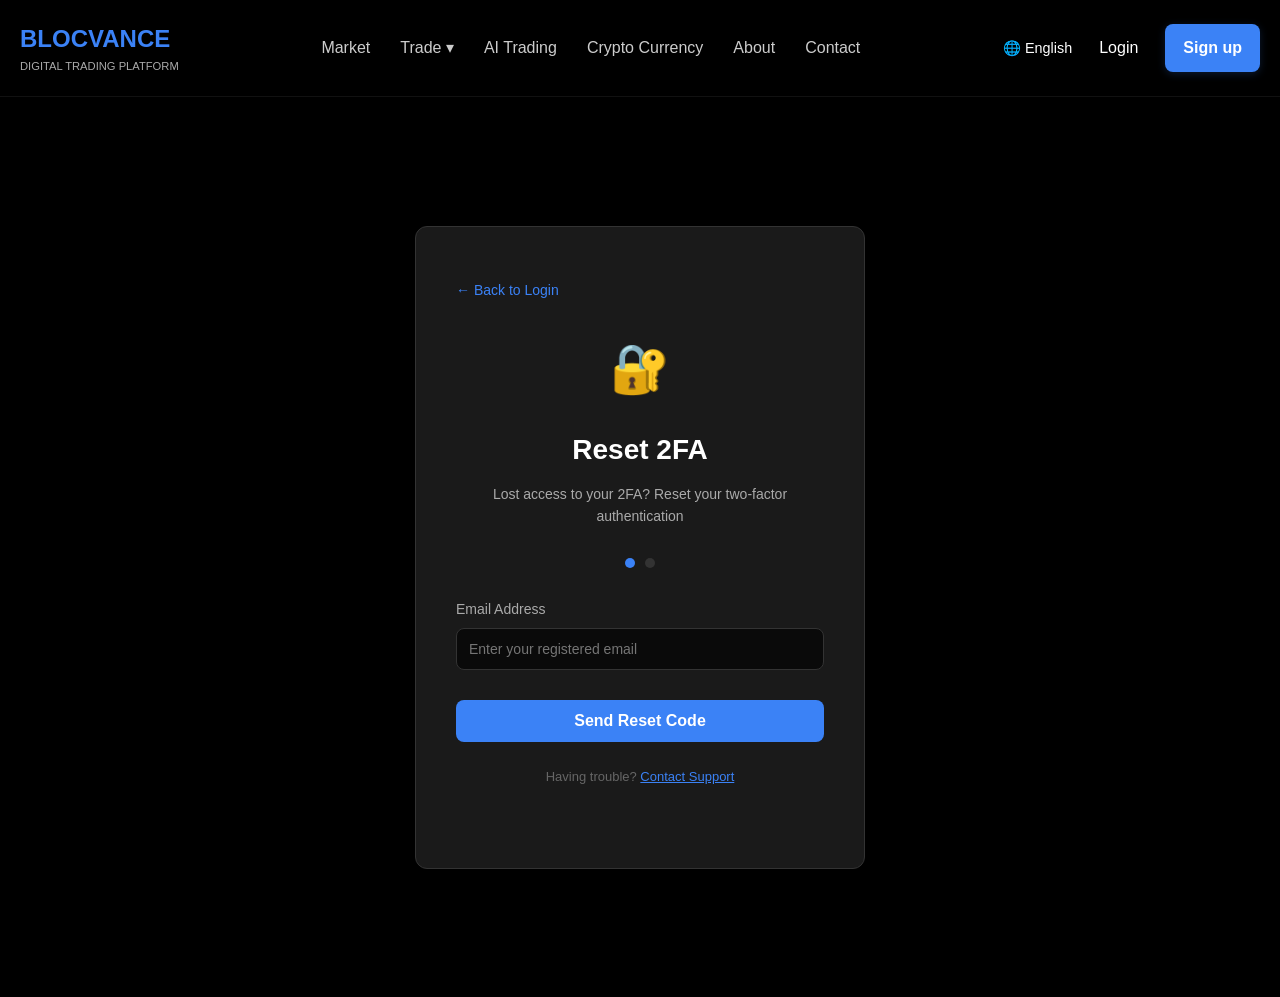
<file: reset-2fa.html>
<!DOCTYPE html>
<html lang="en">
<head>
    <meta charset="UTF-8">
    <meta name="viewport" content="width=device-width, initial-scale=1.0">
    <title>Reset 2FA - Blockvance</title>
    <link rel="stylesheet" href="style.css">
    <style>
        .reset-2fa-page {
            display: flex;
            align-items: center;
            justify-content: center;
            min-height: 100vh;
            background: #000;
            padding: 20px;
        }

        .reset-container {
            background-color: #1a1a1a;
            border: 1px solid #333;
            border-radius: 12px;
            padding: 50px 40px;
            width: 100%;
            max-width: 450px;
            color: white;
        }

        .reset-container h1 {
            font-size: 28px;
            margin-bottom: 10px;
            text-align: center;
            color: white;
        }

        .reset-container p {
            text-align: center;
            color: #aaa;
            margin-bottom: 30px;
            font-size: 14px;
        }

        .reset-icon {
            text-align: center;
            font-size: 48px;
            margin-bottom: 20px;
        }

        .form-group {
            margin-bottom: 20px;
        }

        .form-group label {
            display: block;
            margin-bottom: 8px;
            font-size: 14px;
            color: #aaa;
        }

        .form-group input {
            width: 100%;
            padding: 12px;
            border: 1px solid #333;
            border-radius: 8px;
            background-color: #0a0a0a;
            color: white;
            font-size: 14px;
            box-sizing: border-box;
        }

        .form-group input:focus {
            outline: none;
            border-color: #3b82f6;
            box-shadow: 0 0 10px rgba(59, 130, 246, 0.3);
        }

        .form-group .info-text {
            font-size: 12px;
            color: #666;
            margin-top: 5px;
        }

        .submit-btn {
            width: 100%;
            padding: 12px;
            background-color: #3b82f6;
            border: none;
            border-radius: 8px;
            color: white;
            font-size: 16px;
            font-weight: 600;
            cursor: pointer;
            margin-top: 10px;
            transition: background-color 0.3s ease;
        }

        .submit-btn:hover {
            background-color: #2563eb;
        }

        .submit-btn:disabled {
            background-color: #555;
            cursor: not-allowed;
        }

        .back-link {
            display: inline-block;
            margin-bottom: 30px;
            color: #3b82f6;
            text-decoration: none;
            font-size: 14px;
            cursor: pointer;
        }

        .back-link:hover {
            text-decoration: underline;
        }

        .step-indicator {
            display: flex;
            justify-content: center;
            gap: 10px;
            margin-bottom: 30px;
        }

        .step {
            width: 10px;
            height: 10px;
            border-radius: 50%;
            background-color: #333;
        }

        .step.active {
            background-color: #3b82f6;
        }

        .step.completed {
            background-color: #10b981;
        }

        .hidden {
            display: none;
        }

        .message {
            padding: 12px;
            border-radius: 8px;
            margin-bottom: 20px;
            text-align: center;
            font-size: 14px;
        }

        .message.success {
            background-color: rgba(16, 185, 129, 0.2);
            border: 1px solid #10b981;
            color: #10b981;
        }

        .message.error {
            background-color: rgba(239, 68, 68, 0.2);
            border: 1px solid #ef4444;
            color: #ef4444;
        }

        .demo-code {
            background-color: #1a1a1a;
            border: 1px dashed #3b82f6;
            padding: 15px;
            border-radius: 8px;
            text-align: center;
            margin-top: 10px;
        }

        .demo-code span {
            color: #3b82f6;
            font-weight: bold;
            font-size: 18px;
        }

        /* Trade Dropdown */
        .trade-dropdown {
            display: none;
            position: absolute;
            top: 100%;
            left: 0;
            background-color: #111827;
            border-radius: 8px;
            min-width: 150px;
            box-shadow: 0 5px 15px rgba(0,0,0,0.5);
            z-index: 1000;
            margin-top: 10px;
        }

        .trade-dropdown a {
            display: block;
            padding: 12px 20px;
            color: white;
            text-decoration: none;
            transition: background 0.3s;
        }

        .trade-dropdown a:hover {
            background-color: #1f2937;
        }

        #tradeBtn {
            position: relative;
        }

        .trade-dropdown.show {
            display: block;
        }
    </style>
</head>
<body>

<!-- NAVBAR -->
<header>
    <div class="logo">
        <h2>BLOCVANCE</h2>
        <span>DIGITAL TRADING PLATFORM</span>
    </div>

    <nav>
        <ul>
            <li onclick="window.location.href='market.html'">Market</li>
            <li id="tradeBtn" onclick="toggleTradeDropdown(event)">
                Trade ▾
                <div class="trade-dropdown" id="tradeDropdown">
                    <a href="market.html">P2P</a>
                    <a href="spot.html">Spot Trading</a>
                </div>
            </li>
            <li onclick="window.location.href='ai-trading.html'">AI Trading</li>
            <li onclick="window.location.href='market.html'">Crypto Currency</li>
            <li onclick="window.location.href='blockwave.html'">About</li>
            <li onclick="window.location.href='contact.html'">Contact</li>
        </ul>
    </nav>

    <div class="nav-buttons">
        <span class="lang">🌐 English</span>
        <button class="login" onclick="window.location.href='login.html'">Login</button>
        <button class="signup" onclick="window.location.href='signup.html'">Sign up</button>
    </div>
</header>

<!-- RESET 2FA PAGE -->
<div class="reset-2fa-page">
    <div class="reset-container">
        <a href="login.html" class="back-link">← Back to Login</a>
        
        <div class="reset-icon">🔐</div>
        
        <h1>Reset 2FA</h1>
        <p>Lost access to your 2FA? Reset your two-factor authentication</p>
        
        <div class="step-indicator">
            <div class="step active" id="step1"></div>
            <div class="step" id="step2"></div>
        </div>
        
        <!-- Message container -->
        <div id="messageContainer"></div>
        
        <!-- Step 1: Email Verification -->
        <div id="step1Form">
            <div class="form-group">
                <label for="email">Email Address</label>
                <input type="email" id="email" name="email" placeholder="Enter your registered email" required>
            </div>
            
            <button type="button" class="submit-btn" onclick="requestReset()">Send Reset Code</button>
        </div>
        
        <!-- Step 2: Verify & Setup New 2FA -->
        <div id="step2Form" class="hidden">
            <div class="form-group">
                <label for="resetCode">Reset Code</label>
                <input type="text" id="resetCode" name="resetCode" placeholder="Enter the 6-digit code" maxlength="6">
                <p class="info-text">Enter the code sent to your email (check server console for demo)</p>
            </div>
            
            <div class="demo-code" id="demoCodeContainer" style="display: none;">
                <p style="margin: 0; color: #aaa; font-size: 12px;">Demo Reset Code:</p>
                <span id="demoCode"></span>
            </div>
            
            <div class="form-group">
                <label for="newToken">New Authenticator Code</label>
                <input type="text" id="newToken" name="newToken" placeholder="Enter code from new authenticator app" maxlength="6">
                <p class="info-text">Enter a code from your new authenticator app to verify setup</p>
            </div>
            
            <button type="button" class="submit-btn" onclick="verifyReset()">Reset 2FA</button>
        </div>
        
        <p style="margin-top: 25px; font-size: 13px; color: #666;">
            Having trouble? <a href="contact.html" style="color: #3b82f6;">Contact Support</a>
        </p>
    </div>
</div>

<script>
    let resetCodeFromServer = '';
    
    function showMessage(message, type) {
        const container = document.getElementById('messageContainer');
        container.innerHTML = `<div class="message ${type}">${message}</div>`;
    }
    
    function clearMessage() {
        document.getElementById('messageContainer').innerHTML = '';
    }
    
    function updateStep(step) {
        document.getElementById('step1').className = step >= 1 ? 'step active' : 'step';
        document.getElementById('step2').className = step >= 2 ? 'step active' : 'step';
        
        if (step === 1) {
            document.getElementById('step1Form').classList.remove('hidden');
            document.getElementById('step2Form').classList.add('hidden');
        } else if (step === 2) {
            document.getElementById('step1Form').classList.add('hidden');
            document.getElementById('step2Form').classList.remove('hidden');
            document.getElementById('step1').classList.add('completed');
        }
    }
    
    async function requestReset() {
        const email = document.getElementById('email').value.trim();
        
        if (!email) {
            showMessage('Please enter your email address', 'error');
            return;
        }
        
        if (!isValidEmail(email)) {
            showMessage('Please enter a valid email address', 'error');
            return;
        }
        
        try {
            const response = await fetch('/api/2fa/reset-request', {
                method: 'POST',
                headers: {
                    'Content-Type': 'application/json',
                },
                body: JSON.stringify({ email }),
            });
            
            const data = await response.json();
            
            if (data.success) {
                resetCodeFromServer = data.demoCode;
                showMessage(data.message, 'success');
                
                // Show demo code for testing
                document.getElementById('demoCodeContainer').style.display = 'block';
                document.getElementById('demoCode').textContent = data.demoCode;
                
                updateStep(2);
            } else {
                showMessage(data.message, 'error');
            }
        } catch (error) {
            showMessage('An error occurred. Please try again.', 'error');
            console.error('Error:', error);
        }
    }
    
    async function verifyReset() {
        const email = document.getElementById('email').value.trim();
        const code = document.getElementById('resetCode').value.trim();
        const newToken = document.getElementById('newToken').value.trim();
        
        if (!code || !newToken) {
            showMessage('Please fill in all fields', 'error');
            return;
        }
        
        if (code.length !== 6 || newToken.length !== 6) {
            showMessage('Please enter 6-digit codes', 'error');
            return;
        }
        
        try {
            const response = await fetch('/api/2fa/reset-verify', {
                method: 'POST',
                headers: {
                    'Content-Type': 'application/json',
                },
                body: JSON.stringify({ email, code, newToken }),
            });
            
            const data = await response.json();
            
            if (data.success) {
                showMessage(data.message, 'success');
                
                // Show success and redirect after delay
                setTimeout(() => {
                    alert('2FA has been reset successfully! You can now log in with your new authenticator.');
                    window.location.href = 'login.html';
                }, 1500);
            } else {
                showMessage(data.message, 'error');
            }
        } catch (error) {
            showMessage('An error occurred. Please try again.', 'error');
            console.error('Error:', error);
        }
    }
    
    function isValidEmail(email) {
        const emailRegex = /^[^\\s@]+@[^\\s@]+\\.[^\\s@]+$/;
        return emailRegex.test(email);
    }
    
    function toggleTradeDropdown(event) {
        event.stopPropagation();
        document.getElementById('tradeDropdown').classList.toggle('show');
    }

    window.addEventListener('click', function() {
        document.getElementById('tradeDropdown').classList.remove('show');
    });
</script>

</body>
</html>
</file>
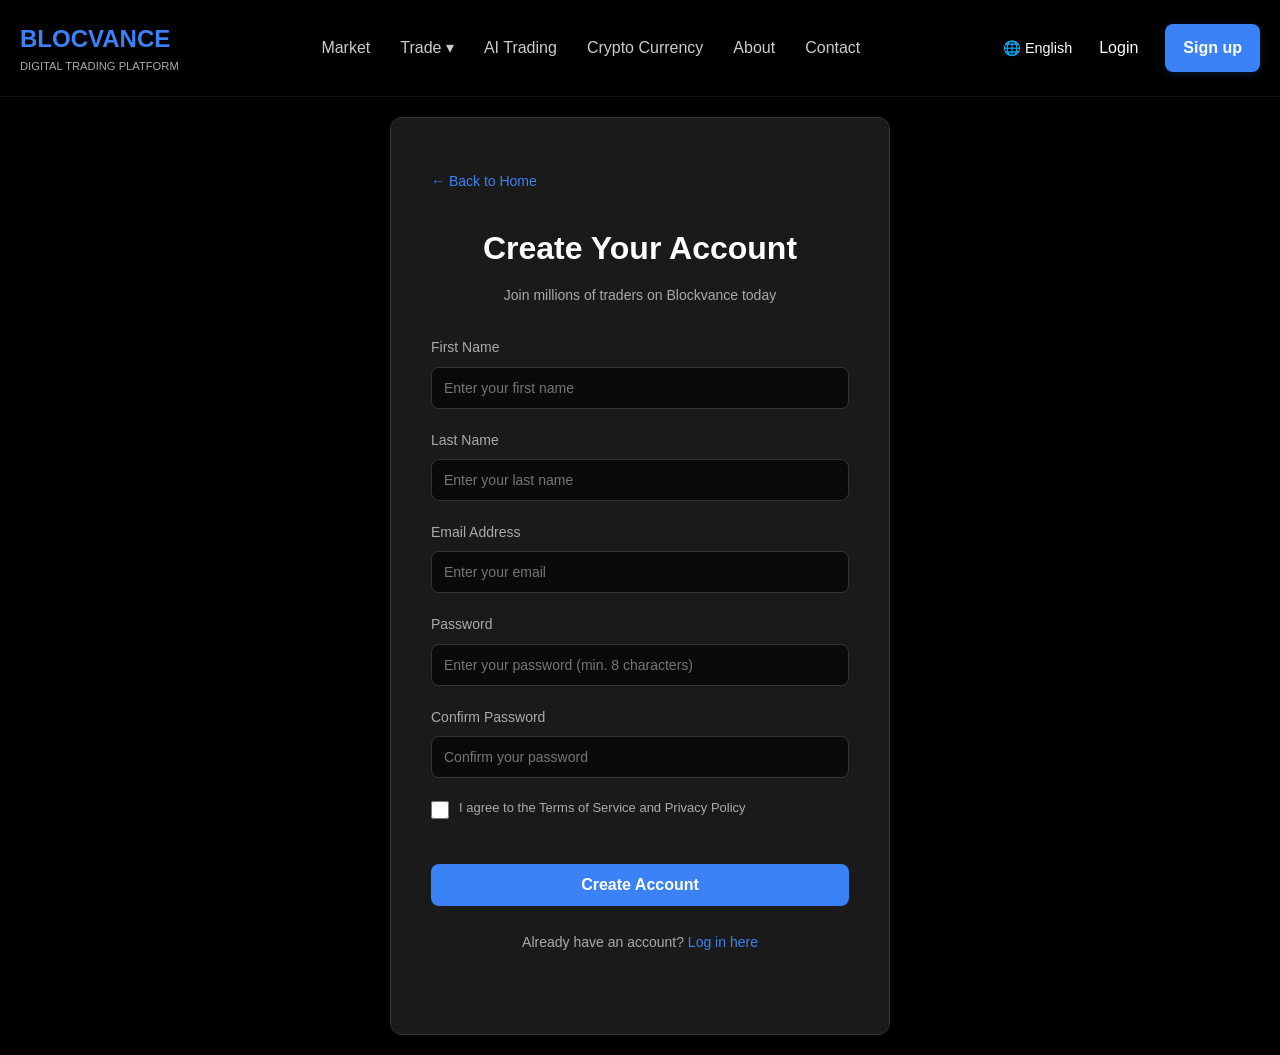
<file: signup.html>
<!DOCTYPE html>
<html lang="en">
<head>
    <meta charset="UTF-8">
    <meta name="viewport" content="width=device-width, initial-scale=1.0, maximum-scale=5.0, user-scalable=yes">
    <meta name="description" content="Create your Blockvance Trading Account">
    <meta name="theme-color" content="#000000">
    <title>Sign Up - Blockvance</title>
    <link rel="stylesheet" href="style.css">
    <style>
        .signup-page {
            display: flex;
            align-items: center;
            justify-content: center;
            min-height: 100vh;
            background: #000;
            padding: 20px;
        }

        .signup-container {
            background-color: #1a1a1a;
            border: 1px solid #333;
            border-radius: 12px;
            padding: 50px 40px;
            width: 100%;
            max-width: 500px;
            color: white;
        }

        .signup-container h1 {
            font-size: 32px;
            margin-bottom: 10px;
            text-align: center;
            color: white;
        }

        .signup-container p {
            text-align: center;
            color: #aaa;
            margin-bottom: 30px;
            font-size: 14px;
        }

        .form-group {
            margin-bottom: 20px;
        }

        .form-group label {
            display: block;
            margin-bottom: 8px;
            font-size: 14px;
            color: #aaa;
        }

        .form-group input {
            width: 100%;
            padding: 12px;
            border: 1px solid #333;
            border-radius: 8px;
            background-color: #0a0a0a;
            color: white;
            font-size: 14px;
        }

        .form-group input:focus {
            outline: none;
            border-color: #3b82f6;
            box-shadow: 0 0 10px rgba(59, 130, 246, 0.3);
        }

        .form-group.checkbox {
            display: flex;
            align-items: flex-start;
            margin-top: 20px;
        }

        .form-group.checkbox input {
            width: 18px;
            height: 18px;
            margin-right: 10px;
            cursor: pointer;
            margin-top: 3px;
            accent-color: #3b82f6;
        }

        .form-group.checkbox label {
            margin: 0;
            font-size: 13px;
            color: #aaa;
            cursor: pointer;
        }

        .submit-btn {
            width: 100%;
            padding: 12px;
            background-color: #3b82f6;
            border: none;
            border-radius: 8px;
            color: white;
            font-size: 16px;
            font-weight: 600;
            cursor: pointer;
            margin-top: 25px;
            transition: background-color 0.3s ease;
        }

        .submit-btn:hover {
            background-color: #2563eb;
        }

        .login-link {
            text-align: center;
            margin-top: 25px;
            font-size: 14px;
            color: #aaa;
        }

        .login-link a {
            color: #3b82f6;
            text-decoration: none;
            cursor: pointer;
        }

        .login-link a:hover {
            text-decoration: underline;
        }

        .back-link {
            display: inline-block;
            margin-bottom: 30px;
            color: #3b82f6;
            text-decoration: none;
            font-size: 14px;
        }

        .back-link:hover {
            text-decoration: underline;
        }

        /* Trade Dropdown */
        .trade-dropdown {
            display: none;
            position: absolute;
            top: 100%;
            left: 0;
            background-color: #111827;
            border-radius: 8px;
            min-width: 150px;
            box-shadow: 0 5px 15px rgba(0,0,0,0.5);
            z-index: 1000;
            margin-top: 10px;
        }

        .trade-dropdown a {
            display: block;
            padding: 12px 20px;
            color: white;
            text-decoration: none;
            transition: background 0.3s;
        }

        .trade-dropdown a:hover {
            background-color: #1f2937;
        }

        #tradeBtn {
            position: relative;
        }

        .trade-dropdown.show {
            display: block;
        }
    </style>
</head>
<body>

<!-- NAVBAR -->
<header>
    <div class="logo">
        <h2>BLOCVANCE</h2>
        <span>DIGITAL TRADING PLATFORM</span>
    </div>

    <nav>
        <ul>
            <li onclick="window.location.href='market.html'">Market</li>
            <li id="tradeBtn" onclick="toggleTradeDropdown(event)">
                Trade ▾
                <div class="trade-dropdown" id="tradeDropdown">
                    <a href="market.html">P2P</a>
                    <a href="spot.html">Spot Trading</a>
                </div>
            </li>
            <li onclick="window.location.href='ai-trading.html'">AI Trading</li>
            <li onclick="window.location.href='market.html'">Crypto Currency</li>
            <li onclick="window.location.href='blockwave.html'">About</li>
            <li onclick="window.location.href='contact.html'">Contact</li>
        </ul>
    </nav>

    <div class="nav-buttons">
        <span class="lang">🌐 English</span>
        <button class="login" onclick="window.location.href='login.html'">Login</button>
        <button class="signup" onclick="window.location.href='signup.html'">Sign up</button>
    </div>
</header>

<!-- SIGNUP PAGE -->
<div class="signup-page">
    <div class="signup-container">
        <a href="index.html" class="back-link">← Back to Home</a>
        
        <h1>Create Your Account</h1>
        <p>Join millions of traders on Blockvance today</p>

        <form class="signup-form" id="signupForm">
            <div class="form-group">
                <label for="firstName">First Name</label>
                <input type="text" id="firstName" name="firstName" placeholder="Enter your first name" required>
            </div>

            <div class="form-group">
                <label for="lastName">Last Name</label>
                <input type="text" id="lastName" name="lastName" placeholder="Enter your last name" required>
            </div>

            <div class="form-group">
                <label for="email">Email Address</label>
                <input type="email" id="email" name="email" placeholder="Enter your email" required>
            </div>

            <div class="form-group">
                <label for="password">Password</label>
                <input type="password" id="password" name="password" placeholder="Enter your password (min. 8 characters)" required>
            </div>

            <div class="form-group">
                <label for="confirm-password">Confirm Password</label>
                <input type="password" id="confirm-password" name="confirm-password" placeholder="Confirm your password" required>
            </div>

            <div class="form-group checkbox">
                <input type="checkbox" id="terms" name="terms" required>
                <label for="terms">I agree to the Terms of Service and Privacy Policy</label>
            </div>

            <button type="submit" class="submit-btn">Create Account</button>
        </form>

        <p class="login-link">Already have an account? <a href="login.html">Log in here</a></p>
    </div>
</div>

<script>
    const signupForm = document.getElementById('signupForm');
    
    signupForm.addEventListener('submit', function(e) {
        e.preventDefault();
        
        // Get form values
        const email = document.getElementById('email').value;
        const password = document.getElementById('password').value;
        const confirmPassword = document.getElementById('confirm-password').value;
        
        // Validate passwords match
        if (password !== confirmPassword) {
            alert('Passwords do not match!');
            return;
        }
        
        // Validate password length
        if (password.length < 8) {
            alert('Password must be at least 8 characters long!');
            return;
        }
        
        // Store login status in localStorage
        localStorage.setItem('loggedIn', 'true');
        localStorage.setItem('username', email.split('@')[0]);
        localStorage.setItem('useremail', email);
        
        // Also store in sessionStorage as backup (helps prevent auto-logout)
        sessionStorage.setItem('userSession', JSON.stringify({
            username: email.split('@')[0],
            useremail: email,
            loginTime: Date.now()
        }));
        sessionStorage.setItem('sessionId', 'active');
        
        // Show success message
        alert('Account created successfully! Welcome to Blockvance.');
        
        // Redirect to dashboard page (auto-login after signup)
        window.location.href = 'http://localhost:3000/dashboard.html';
    });

    function toggleTradeDropdown(event) {
        event.stopPropagation();
        document.getElementById('tradeDropdown').classList.toggle('show');
    }

    window.addEventListener('click', function() {
        document.getElementById('tradeDropdown').classList.remove('show');
    });
</script>

</body>
</html>
</file>
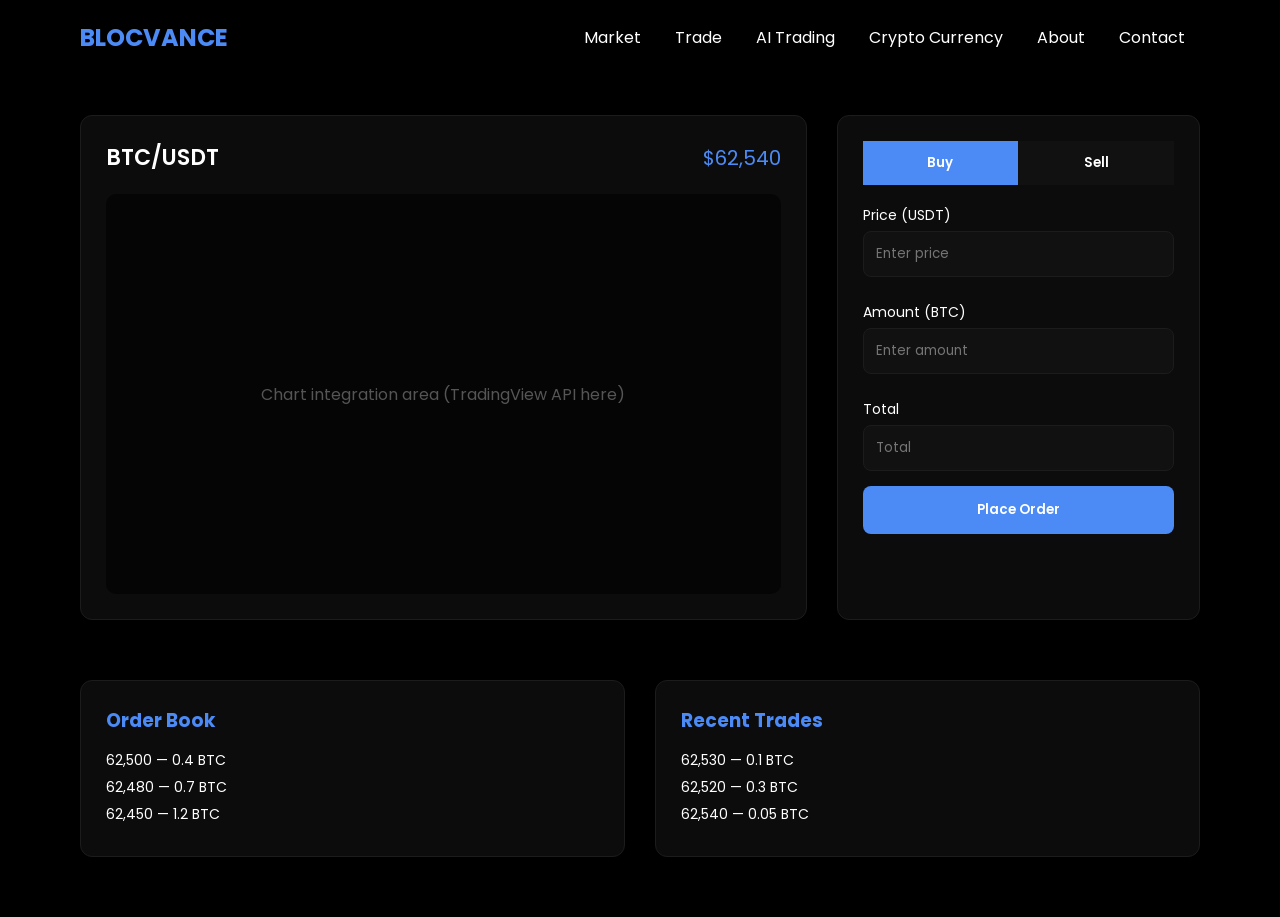
<file: spot.html>
<!DOCTYPE html>
<html lang="en">
<head>
<meta charset="UTF-8">
<meta name="viewport" content="width=device-width, initial-scale=1.0">
<title>Spot Trading - Blocvance</title>

<link href="https://fonts.googleapis.com/css2?family=Poppins:wght@300;400;600;700&display=swap" rel="stylesheet">

<style>
*{
    margin:0;
    padding:0;
    box-sizing:border-box;
    font-family: 'Poppins', sans-serif;
}

body{
    background:#000;
    color:white;
}

/* NAVBAR */
.navbar{
    display:flex;
    justify-content:space-between;
    align-items:center;
    padding:20px 80px;
    background:#000;
}

.logo{
    font-size:24px;
    font-weight:700;
    color:#4c8bf5;
}

.nav-links a{
    margin:0 15px;
    text-decoration:none;
    color:white;
    font-weight:400;
    transition:0.3s;
}

.nav-links a:hover{
    color:#4c8bf5;
}

/* MAIN LAYOUT */
.container{
    display:grid;
    grid-template-columns: 2fr 1fr;
    gap:30px;
    padding:40px 80px;
}

/* CHART AREA */
.chart-section{
    background:#0c0c0c;
    border:1px solid #1c1c1c;
    border-radius:12px;
    padding:25px;
}

.chart-header{
    display:flex;
    justify-content:space-between;
    align-items:center;
    margin-bottom:20px;
}

.pair{
    font-size:22px;
    font-weight:600;
}

.price{
    font-size:20px;
    color:#4c8bf5;
}

.chart-box{
    height:400px;
    background:#050505;
    border-radius:10px;
    display:flex;
    align-items:center;
    justify-content:center;
    color:#555;
}

/* TRADE PANEL */
.trade-panel{
    background:#0c0c0c;
    border:1px solid #1c1c1c;
    border-radius:12px;
    padding:25px;
}

.trade-tabs{
    display:flex;
    margin-bottom:20px;
}

.trade-tabs button{
    flex:1;
    padding:12px;
    border:none;
    cursor:pointer;
    font-weight:600;
    background:#111;
    color:white;
    transition:0.3s;
}

.trade-tabs button.active{
    background:#4c8bf5;
}

.trade-panel label{
    font-size:14px;
    margin-top:10px;
    display:block;
}

.trade-panel input{
    width:100%;
    padding:12px;
    margin-top:5px;
    margin-bottom:15px;
    background:#111;
    border:1px solid #1c1c1c;
    color:white;
    border-radius:8px;
}

.trade-btn{
    width:100%;
    padding:14px;
    border:none;
    border-radius:8px;
    font-weight:600;
    cursor:pointer;
    background:#4c8bf5;
    color:white;
    transition:0.3s;
}

.trade-btn:hover{
    background:#3a6fd8;
}

/* BOTTOM SECTION */
.bottom-section{
    padding:20px 80px 60px 80px;
    display:grid;
    grid-template-columns:1fr 1fr;
    gap:30px;
}

.info-box{
    background:#0c0c0c;
    border:1px solid #1c1c1c;
    border-radius:12px;
    padding:25px;
}

.info-box h3{
    margin-bottom:15px;
    color:#4c8bf5;
}

.info-box p{
    margin:6px 0;
    font-size:14px;
}
</style>
</head>

<body>

<!-- NAVBAR -->
<div class="navbar">
    <div class="logo">BLOCVANCE</div>
    <div class="nav-links">
        <a href="market.html">Market</a>
        <a href="#">Trade</a>
        <a href="ai-trading.html">AI Trading</a>
        <a href="cypto.html">Crypto Currency</a>
        <a href="about.html">About</a>
        <a href="contact.html">Contact</a>
    </div>
</div>

<!-- MAIN CONTENT -->
<div class="container">

    <!-- CHART -->
    <div class="chart-section">
        <div class="chart-header">
            <div class="pair">BTC/USDT</div>
            <div class="price">$62,540</div>
        </div>

        <div class="chart-box">
            Chart integration area (TradingView API here)
        </div>
    </div>

    <!-- TRADE PANEL -->
    <div class="trade-panel">

        <div class="trade-tabs">
            <button class="active">Buy</button>
            <button>Sell</button>
        </div>

        <label>Price (USDT)</label>
        <input type="number" placeholder="Enter price">

        <label>Amount (BTC)</label>
        <input type="number" placeholder="Enter amount">

        <label>Total</label>
        <input type="number" placeholder="Total">

        <button class="trade-btn">Place Order</button>

    </div>

</div>

<!-- ORDER BOOK + TRADES -->
<div class="bottom-section">

    <div class="info-box">
        <h3>Order Book</h3>
        <p>62,500 — 0.4 BTC</p>
        <p>62,480 — 0.7 BTC</p>
        <p>62,450 — 1.2 BTC</p>
    </div>

    <div class="info-box">
        <h3>Recent Trades</h3>
        <p>62,530 — 0.1 BTC</p>
        <p>62,520 — 0.3 BTC</p>
        <p>62,540 — 0.05 BTC</p>
    </div>

</div>

</body>
</html>
</file>
<file: style.css>
* {
    margin: 0;
    padding: 0;
    box-sizing: border-box;
    font-family: -apple-system, BlinkMacSystemFont, 'Segoe UI', 'Roboto', 'Oxygen', 'Ubuntu', 'Cantarell', sans-serif;
}

html {
    font-size: 16px;
}

body {
    background: #000;
    color: white;
    line-height: 1.6;
    -webkit-font-smoothing: antialiased;
    -moz-osx-font-smoothing: grayscale;
    scroll-behavior: smooth;
}

/* HEADER */
header {
    display: flex;
    justify-content: space-between;
    align-items: center;
    padding: 20px 20px;
    flex-wrap: wrap;
    background: #000;
    position: sticky;
    top: 0;
    z-index: 1000;
    border-bottom: 1px solid #111;
}

.logo h2 {
    color: #3b82f6;
    font-size: 1.5rem;
}

.logo span {
    font-size: 0.7rem;
    color: #aaa;
    display: block;
}

nav {
    flex: 1;
    display: flex;
    justify-content: center;
}

nav ul {
    display: flex;
    gap: 30px;
    list-style: none;
    color: #ccc;
    flex-wrap: wrap;
    align-items: center;
}

nav ul li {
    font-size: 1rem;
    cursor: pointer;
    white-space: nowrap;
    transition: all 0.3s ease;
    padding: 8px 5px;
}

nav ul li:hover {
    color: #3b82f6;
}

.nav-buttons {
    display: flex;
    align-items: center;
    gap: 15px;
    margin-left: auto;
}

.lang {
    font-size: 0.9rem;
    white-space: nowrap;
}

.login {
    background: none;
    border: none;
    color: white;
    cursor: pointer;
    font-size: 1rem;
    padding: 8px 12px;
    min-height: 48px;
    min-width: 48px;
    display: flex;
    align-items: center;
    transition: all 0.3s ease;
    border-radius: 8px;
}

.login:hover {
    background: rgba(59, 130, 246, 0.1);
    color: #3b82f6;
}

.login:active {
    transform: scale(0.95);
}

.signup {
    background: #3b82f6;
    border: none;
    padding: 10px 18px;
    border-radius: 8px;
    color: white;
    cursor: pointer;
    font-size: 1rem;
    min-height: 48px;
    min-width: 48px;
    transition: all 0.3s ease;
    font-weight: 600;
    box-shadow: 0 2px 8px rgba(59, 130, 246, 0.2);
}

.signup:hover {
    background: #2563eb;
    box-shadow: 0 4px 12px rgba(59, 130, 246, 0.3);
}

.signup:active {
    transform: scale(0.95);
}

/* HERO */
.hero {
    display: flex;
    justify-content: space-between;
    align-items: center;
    padding: 40px 20px;
    min-height: 90vh;
    gap: 20px;
    position: relative;
}

/* LEFT SIDE */
.left {
    flex: 1;
    z-index: 1;
}

.left h1 {
    font-size: clamp(1.8rem, 8vw, 70px);
    line-height: 1.15;
    margin-bottom: 20px;
    word-spacing: 0.1em;
    font-weight: 700;
    letter-spacing: -0.02em;
}

.left span {
    color: #3b82f6;
    background: linear-gradient(135deg, #3b82f6 0%, #60a5fa 100%);
    -webkit-background-clip: text;
    -webkit-text-fill-color: transparent;
    background-clip: text;
}

.left p {
    margin-top: 20px;
    color: #aaa;
    font-size: clamp(1rem, 3vw, 20px);
    line-height: 1.6;
}

.big-signup {
    margin-top: 30px;
    padding: 15px 35px;
    font-size: 1rem;
    background: #3b82f6;
    border: none;
    border-radius: 10px;
    color: white;
    cursor: pointer;
    min-height: 48px;
    min-width: 48px;
    transition: all 0.3s ease;
    font-weight: 600;
    box-shadow: 0 4px 15px rgba(59, 130, 246, 0.3);
}

.big-signup:hover {
    background: #2563eb;
    box-shadow: 0 6px 20px rgba(59, 130, 246, 0.4);
    transform: translateY(-2px);
}

.big-signup:active {
    transform: scale(0.98);
}

/* RIGHT SIDE */
.right {
    position: relative;
    width: 600px;
    height: 600px;
    flex-shrink: 0;
}

/* Glow Effect */
.glow {
    position: absolute;
    bottom: 0;
    right: 0;
    width: 100%;
    height: 100%;
    background: radial-gradient(circle at 20% 80%, rgba(59,130,246,0.12), transparent 20%),
                radial-gradient(circle at 80% 20%, rgba(59,130,246,0.08), transparent 20%);
    filter: blur(40px);
    z-index: -1;
}

/* Why Choose Section */
.why-choose {
    padding: 60px 20px;
    text-align: center;
    background: #000;
}

.why-choose h2 {
    font-size: clamp(1.5rem, 5vw, 45px);
    font-weight: 700;
    color: white;
    margin: 0 auto 20px;
}

/* Ready to Start Section */
.ready-to-start {
    padding: 60px 20px;
    text-align: center;
    background: #000;
}

.ready-to-start h2 {
    font-size: clamp(1.8rem, 6vw, 55px);
    font-weight: 700;
    color: white;
    margin-bottom: 20px;
}

.ready-to-start p {
    font-size: clamp(1rem, 2vw, 18px);
    color: #aaa;
}

.get-started {
    margin-top: 25px;
    background: #3b82f6;
    border: none;
    padding: 12px 24px;
    border-radius: 8px;
    color: white;
    cursor: pointer;
    font-size: 1rem;
    min-height: 44px;
    transition: 0.3s ease;
}

.get-started:hover {
    background: #2563eb;
}

.get-started:active {
    transform: scale(0.98);
}

/* ANNOUNCEMENT BAR */
.announcement {
  background: linear-gradient(135deg, #1fa64a 0%, #15803d 100%);
  padding: 12px 15px;
  display: flex;
  justify-content: center;
  border-bottom: 1px solid #0f7031;
  align-items: center;
  flex-wrap: wrap;
  gap: 10px;
}

.announcement-content {
  width: 100%;
  display: flex;
  justify-content: center;
  align-items: center;
  font-size: 14px;
  color: #fff;
  flex-wrap: wrap;
  gap: 8px;
}

.announcement-text {
  background-color: transparent;
  padding: 0;
  border-radius: 0;
  color: #fff;
  display: inline;
  text-align: center;
  font-size: 0.95rem;
  line-height: 1.5;
}

.new-badge {
  background-color: #0d5a2d;
  padding: 4px 12px;
  border-radius: 20px;
  font-weight: bold;
  margin-right: 0;
  font-size: 12px;
  display: inline-block;
}

.announcement-text a {
  color: #fff;
  margin-left: 5px;
  font-weight: 600;
  text-decoration: underline;
  transition: opacity 0.3s ease;
}

.announcement-text a:hover {
  opacity: 0.9;
}

/* FOOTER */
.main-footer {
  background-color: #000;
  padding: 70px 0 30px;
  color: #aaa;
}

.footer-wrapper {
  width: 85%;
  margin: auto;
  display: flex;
  justify-content: space-between;
}

.footer-col {
  width: 22%;
}

.footer-col h3 {
  color: #fff;
  margin-bottom: 20px;
  font-size: 20px;
}

.footer-col ul {
  list-style: none;
}

.footer-col ul li {
  margin-bottom: 14px;
}

.footer-col ul li a {
  text-decoration: none;
  color: #6f86a6;
  font-size: 17px;
  transition: 0.3s ease;
}

.footer-col ul li a:hover {
  color: #1faa59;
}

/* BRAND SECTION */
.brand {
  text-align: left;
}

.brand h2 {
  color: #2f80ff;
  font-size: 28px;
  margin-bottom: 8px;
}

.brand .sub {
  color: #2f80ff;
  font-size: 12px;
  margin-bottom: 20px;
  letter-spacing: 1px;
}

.brand .desc {
  font-size: 18px;
  color: #6f86a6;
}

/* DIVIDER */
.divider {
  width: 85%;
  margin: 40px auto 20px;
  border: 0;
  border-top: 1px solid #222;
}

/* COPYRIGHT */
.copyright {
  text-align: center;
  color: #6f86a6;
  font-size: 18px;
}

/* ======================== MOBILE RESPONSIVE DESIGN ======================== */

/* HAMBURGER MENU */
.menu-toggle {
    display: none;
    flex-direction: column;
    background: none;
    border: none;
    cursor: pointer;
    padding: 8px;
    gap: 5px;
    z-index: 1001;
}

.menu-toggle span {
    width: 25px;
    height: 3px;
    background: white;
    border-radius: 2px;
    transition: all 0.3s ease;
}

.menu-toggle.active span:nth-child(1) {
    transform: rotate(45deg) translate(10px, 10px);
}

.menu-toggle.active span:nth-child(2) {
    opacity: 0;
}

.menu-toggle.active span:nth-child(3) {
    transform: rotate(-45deg) translate(7px, -7px);
}

/* Extra Small Devices (phones in portrait) - 320px and up */
@media (max-width: 767px) {
    html {
        font-size: 14px;
    }

    body {
        overflow-x: hidden;
    }

    header {
        padding: 12px 15px;
        gap: 15px;
        flex-wrap: wrap;
        width: 100%;
    }

    .logo h2 {
        font-size: 1.2rem;
        margin: 0;
    }

    .logo span {
        font-size: 0.55rem;
        line-height: 1;
    }

    .menu-toggle {
        display: flex;
        order: 3;
        margin-left: auto;
    }

    nav {
        order: 4;
        width: 100%;
    }

    #mobileNav {
        max-height: 0;
        overflow: hidden;
        transition: max-height 0.3s ease;
        width: 100%;
    }

    #mobileNav.active {
        max-height: 500px;
        overflow-y: auto;
    }

    nav ul {
        gap: 0;
        flex-direction: column;
        justify-content: flex-start;
        font-size: 0.95rem;
        padding: 15px 10px;
        background: #111;
        border-radius: 8px;
        border: 1px solid #222;
        margin-top: 10px;
    }

    nav ul li {
        padding: 12px 15px;
        border-bottom: 1px solid #222;
        cursor: pointer;
        min-height: 44px;
        display: flex;
        align-items: center;
    }

    nav ul li:last-child {
        border-bottom: none;
    }

    .nav-buttons {
        order: 2;
        margin-left: 0;
        gap: 8px;
        width: 100%;
    }

    .lang {
        display: none;
    }

    .login {
        flex: 1;
        padding: 10px;
        font-size: 0.9rem;
        min-height: 44px;
    }

    .signup {
        flex: 1;
        padding: 10px;
        font-size: 0.9rem;
        min-height: 44px;
    }

    /* Hero Section */
    .hero {
        padding: 20px 15px;
        min-height: auto;
        flex-direction: column;
        gap: 30px;
        margin-top: 10px;
    }

    .left h1 {
        font-size: 1.75rem;
        margin-bottom: 15px;
        line-height: 1.2;
        word-break: break-word;
    }

    .left p {
        font-size: 0.95rem;
        margin-top: 10px;
        line-height: 1.5;
    }

    .big-signup {
        width: 100%;
        margin-top: 20px;
        padding: 14px 20px;
        font-size: 1rem;
        min-height: 48px;
        font-weight: 600;
    }

    .right {
        display: none;
    }

    /* Trusted By Thousands Section */
    .trusted-by-thousands {
        padding: 50px 15px;
        text-align: center;
    }

    .trusted-by-thousands h1 {
        font-size: 1.6rem;
        margin-bottom: 10px;
    }

    .trusted-by-thousands .subtitle {
        font-size: 0.9rem;
        margin-bottom: 40px;
        color: #aaa;
    }

    .trusted-by-thousands .stats {
        display: flex;
        flex-direction: column;
        gap: 25px;
    }

    .trusted-by-thousands .stat {
        flex: 1;
        min-width: auto;
        background: #111;
        padding: 20px 15px;
        border-radius: 10px;
        border: 1px solid #222;
    }

    .trusted-by-thousands .stat-number {
        font-size: 1.8rem;
        font-weight: bold;
        margin-bottom: 8px;
    }

    .trusted-by-thousands .stat-label {
        font-size: 0.9rem;
        color: #aaa;
    }

    /* Announcement */
    .announcement {
        padding: 12px 10px;
        font-size: 0.85rem;
        text-align: center;
    }

    .announcement span {
        padding: 4px 10px;
        font-size: 0.75rem;
    }

    .announcement a {
        margin-left: 5px;
    }

    /* Footer */
    footer {
        padding: 40px 15px 20px;
    }

    .footer-grid {
        grid-template-columns: 1fr;
        gap: 25px;
    }

    .logo {
        font-size: 14px;
    }

    .logo span {
        color: #7fa7ff;
    }

    .tagline {
        font-size: 0.85rem;
        margin-bottom: 15px;
    }

    .description {
        font-size: 0.9rem;
        margin-bottom: 25px;
    }

    footer h3 {
        font-size: 1rem;
        margin-bottom: 12px;
    }

    footer ul li {
        font-size: 0.9rem;
        margin-bottom: 10px;
        padding: 8px 0;
    }

    footer hr {
        margin: 30px 0 20px;
    }

    .copyright {
        font-size: 0.8rem;
    }

    /* Form Inputs Mobile */
    input[type="text"],
    input[type="email"],
    input[type="password"],
    input[type="number"],
    textarea,
    select {
        font-size: 16px;
        padding: 12px;
        min-height: 44px;
    }

    /* Trade Dropdown Mobile */
    .trade-dropdown {
        position: relative;
        background: none;
        border: none;
        min-width: auto;
        padding: 0;
        border-radius: 0;
        box-shadow: none;
        margin-top: 0;
    }

    .trade-dropdown a {
        padding: 12px 20px;
        font-size: 0.9rem;
        background: #000;
        border-left: 3px solid #3b82f6;
        min-height: 44px;
        display: flex;
        align-items: center;
    }

    .trade-dropdown.show {
        display: flex;
        flex-direction: column;
    }
}

/* Small Devices (landscape phones, tablets) - 768px and up */
@media (min-width: 768px) and (max-width: 1024px) {
    html {
        font-size: 15px;
    }

    header {
        padding: 15px 25px;
    }

    nav ul {
        gap: 18px;
        font-size: 0.95rem;
    }

    .hero {
        padding: 35px 25px;
        min-height: 85vh;
    }

    .left h1 {
        font-size: 2.2rem;
    }

    .left p {
        font-size: 1rem;
    }

    .big-signup {
        min-height: 46px;
        padding: 12px 28px;
    }

    .right {
        width: 350px;
        height: 350px;
    }

    .trusted-by-thousands {
        padding: 60px 25px;
    }

    .trusted-by-thousands h1 {
        font-size: 2rem;
    }

    .trusted-by-thousands .subtitle {
        font-size: 1rem;
        margin-bottom: 50px;
    }

    .trusted-by-thousands .stats {
        display: grid;
        grid-template-columns: 1fr 1fr;
        gap: 20px;
    }

    .trusted-by-thousands .stat {
        min-width: 200px;
    }

    .trusted-by-thousands .stat-number {
        font-size: 2rem;
    }

    .trusted-by-thousands .stat-label {
        font-size: 1rem;
    }

    footer {
        padding: 60px 25px 30px;
    }

    .footer-grid {
        grid-template-columns: 2fr 1fr 1fr 1fr;
        gap: 35px;
    }

    footer h3 {
        font-size: 1rem;
    }

    footer ul li {
        font-size: 0.95rem;
    }
}

/* Large Devices - Desktop (1025px and up) */
@media (min-width: 1025px) {
    .menu-toggle {
        display: none;
    }

    nav {
        order: initial !important;
        width: auto !important;
    }

    #mobileNav {
        max-height: none !important;
        overflow: visible !important;
    }

    nav ul {
        flex-direction: row;
        padding: 0;
        background: none;
        border: none;
        margin-top: 0;
    }

    nav ul li {
        padding: 0;
        border: none;
        min-height: auto;
    }

    .nav-buttons {
        margin-left: auto;
        width: auto;
    }

    #mobileNav.active {
        max-height: none;
    }
}

/* OPTIMIZATION - Reduce motion for accessibility */
@media (prefers-reduced-motion: reduce) {
    * {
        animation-duration: 0.01ms !important;
        animation-iteration-count: 1 !important;
        transition-duration: 0.01ms !important;
    }
}

/* OPTIMIZATION - Better performance for small screens */
@media (max-width: 480px) {
    .glow {
        filter: blur(20px);
        opacity: 0.5;
    }

    body {
        -webkit-font-smoothing: antialiased;
        -moz-osx-font-smoothing: grayscale;
    }
}

/* Form Inputs Optimization for Mobile */
input[type="text"],
input[type="email"],
input[type="password"],
input[type="number"],
textarea,
select {
  font-size: 16px;
  padding: 12px;
  border-radius: 8px;
  border: 1px solid #333;
  background: #111;
  color: white;
  width: 100%;
}

input[type="text"]:focus,
input[type="email"]:focus,
input[type="password"]:focus,
input[type="number"]:focus,
textarea:focus,
select:focus {
  outline: none;
  border-color: #3b82f6;
  box-shadow: 0 0 5px rgba(59, 130, 246, 0.3);
}

/* Touch-Friendly Elements */
button,
a {
  -webkit-tap-highlight-color: transparent;
}

/* Trade Dropdown Mobile */
.trade-dropdown {
  position: absolute;
  top: 100%;
  left: 0;
  background: #111;
  border: 1px solid #333;
  border-radius: 8px;
  padding: 10px 0;
  min-width: 150px;
  display: none;
  flex-direction: column;
  z-index: 1000;
}

.trade-dropdown a {
  padding: 10px 20px;
  color: #ccc;
  text-decoration: none;
  transition: 0.2s;
  display: block;
}

.trade-dropdown a:hover {
  background: #222;
  color: #3b82f6;
}

@media (max-width: 767px) {
  .trade-dropdown {
    position: relative;
    background: none;
    border: none;
    min-width: auto;
    padding: 0;
    border-radius: 0;
  }

  .trade-dropdown a {
    padding: 8px 10px;
    font-size: 0.9rem;
  }
}
</file>
